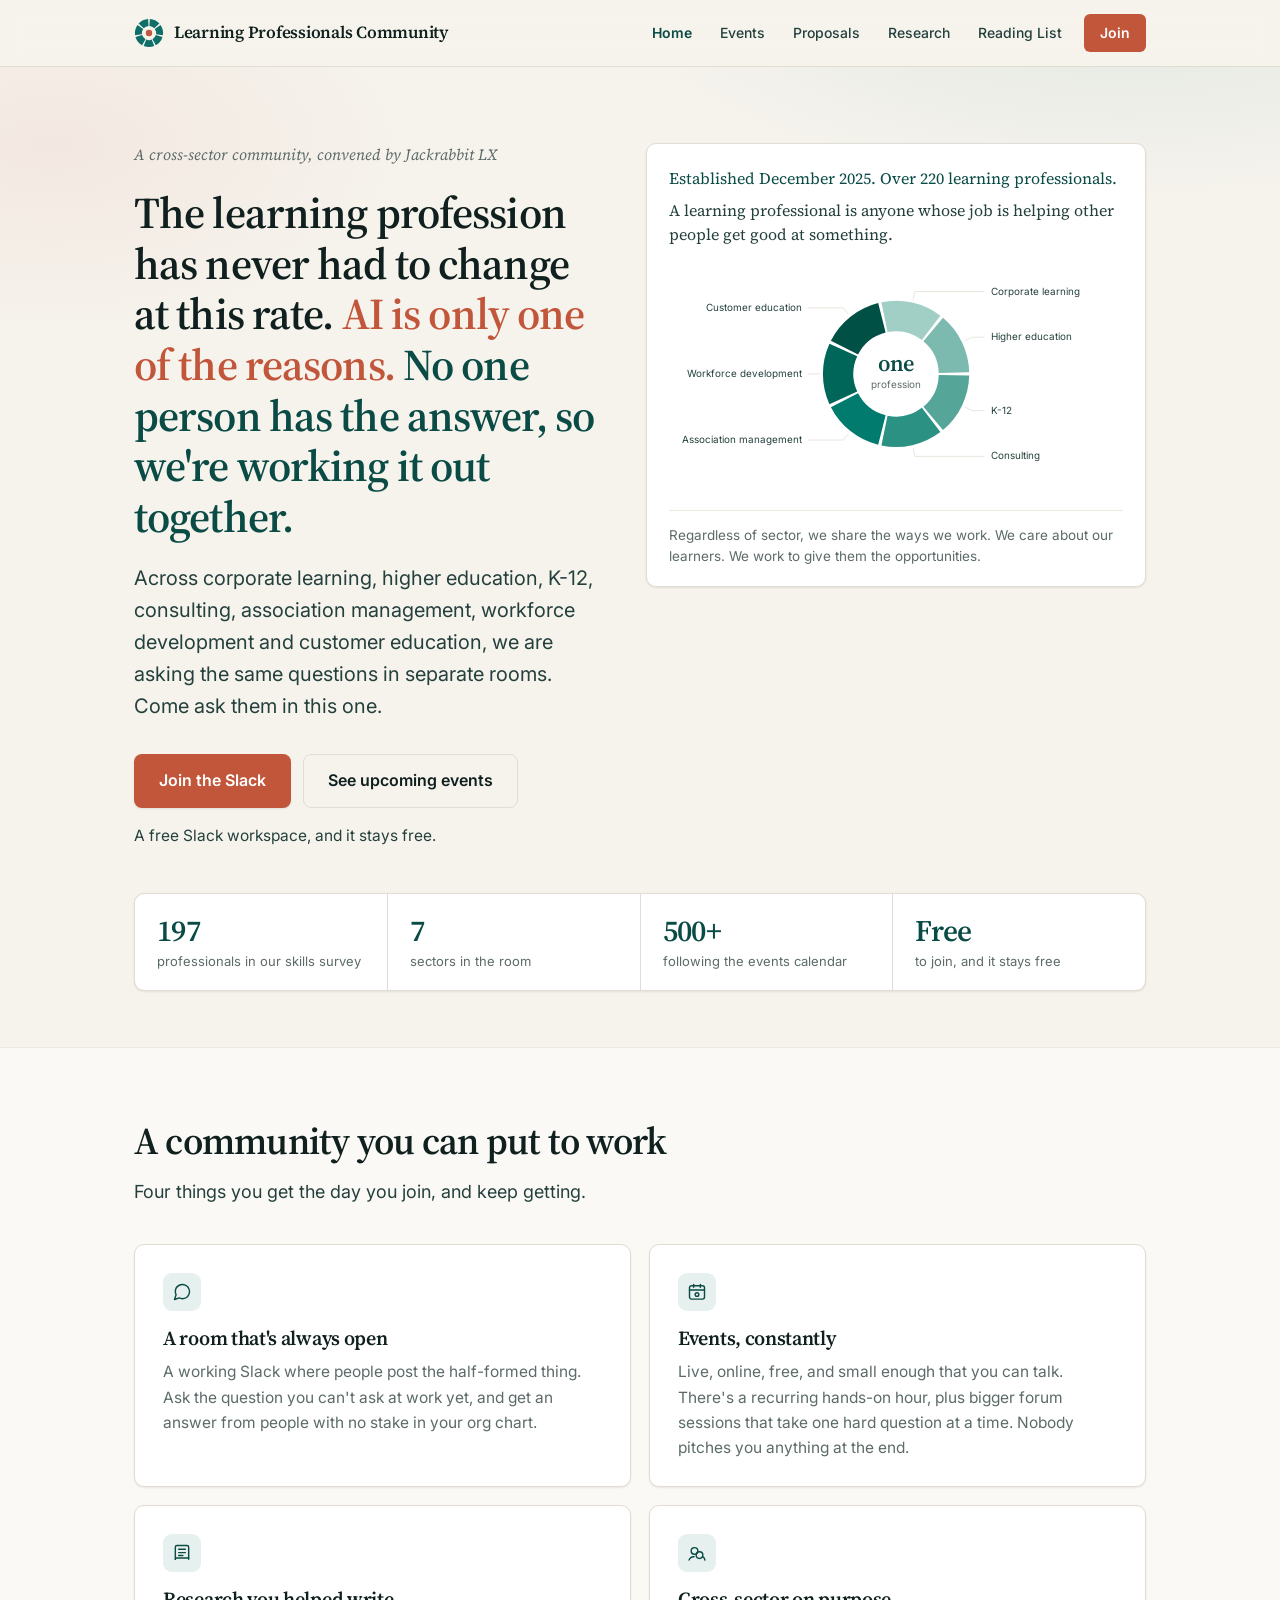
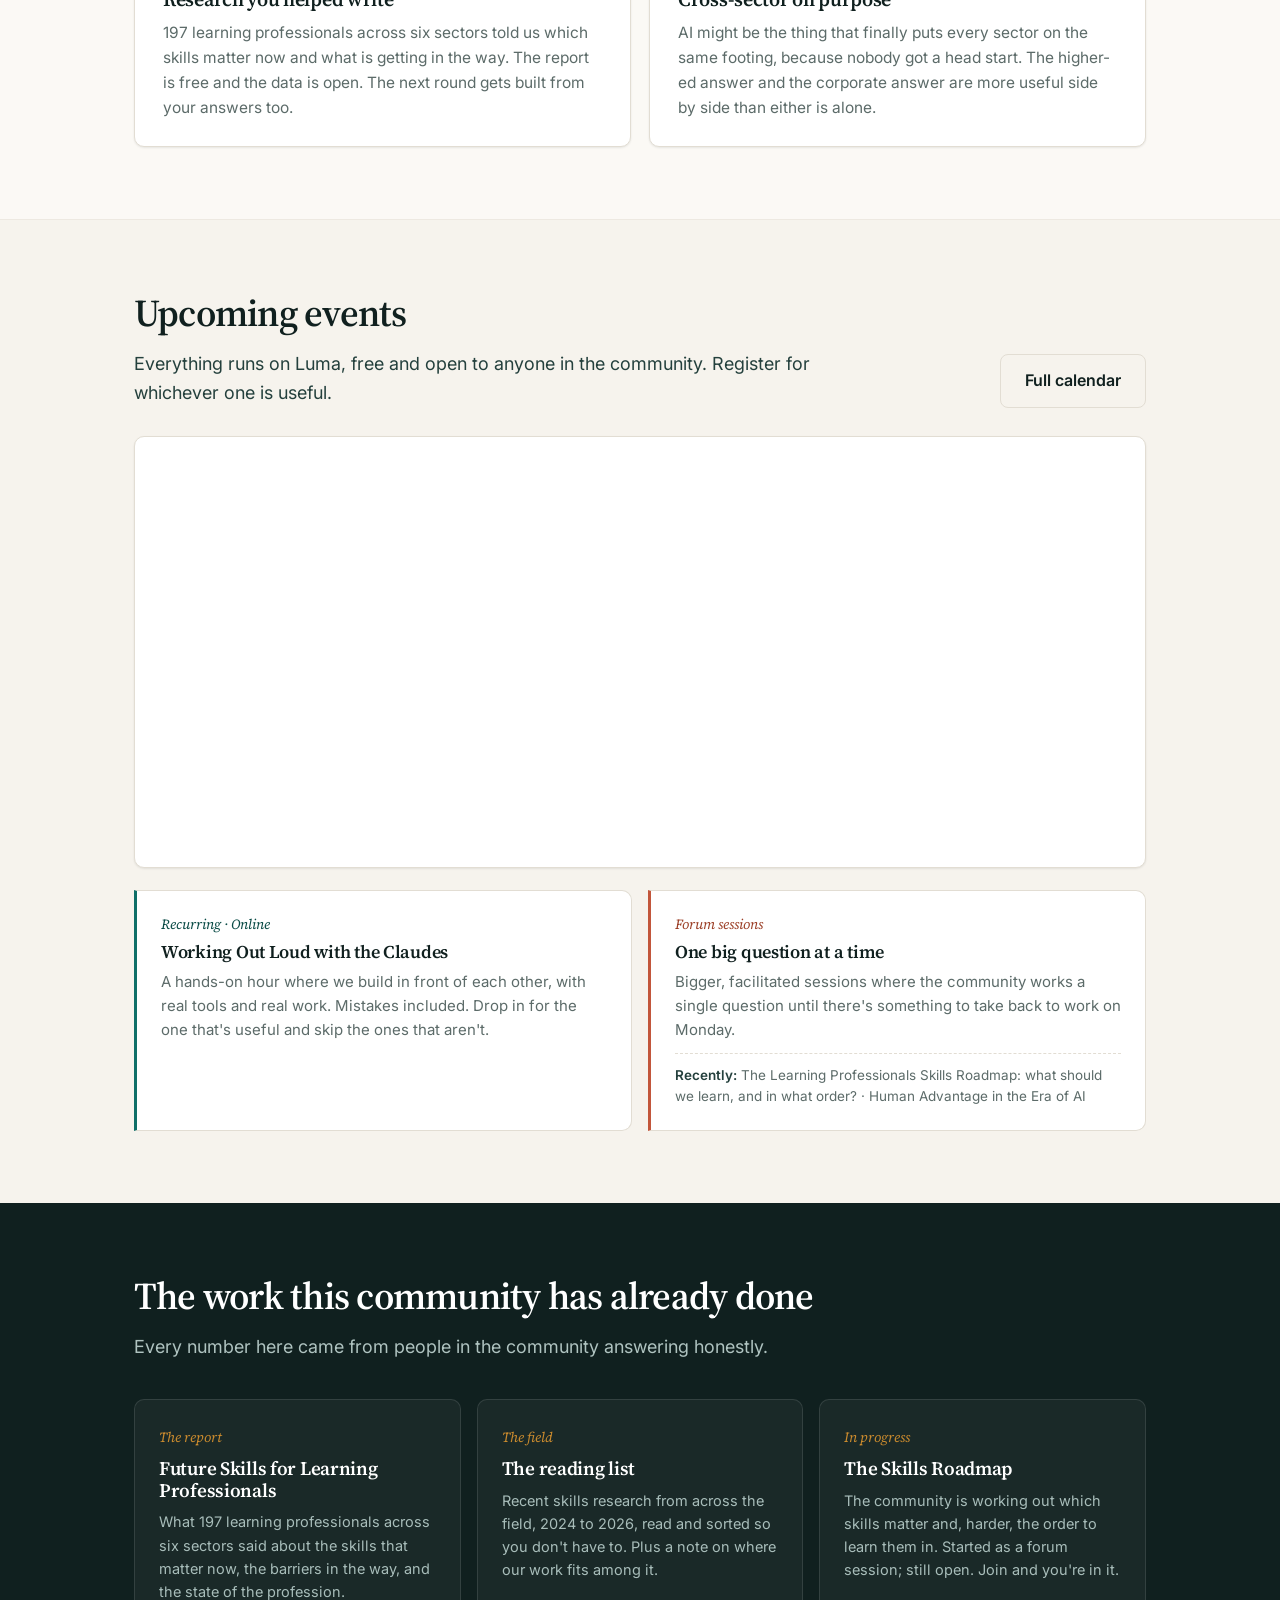
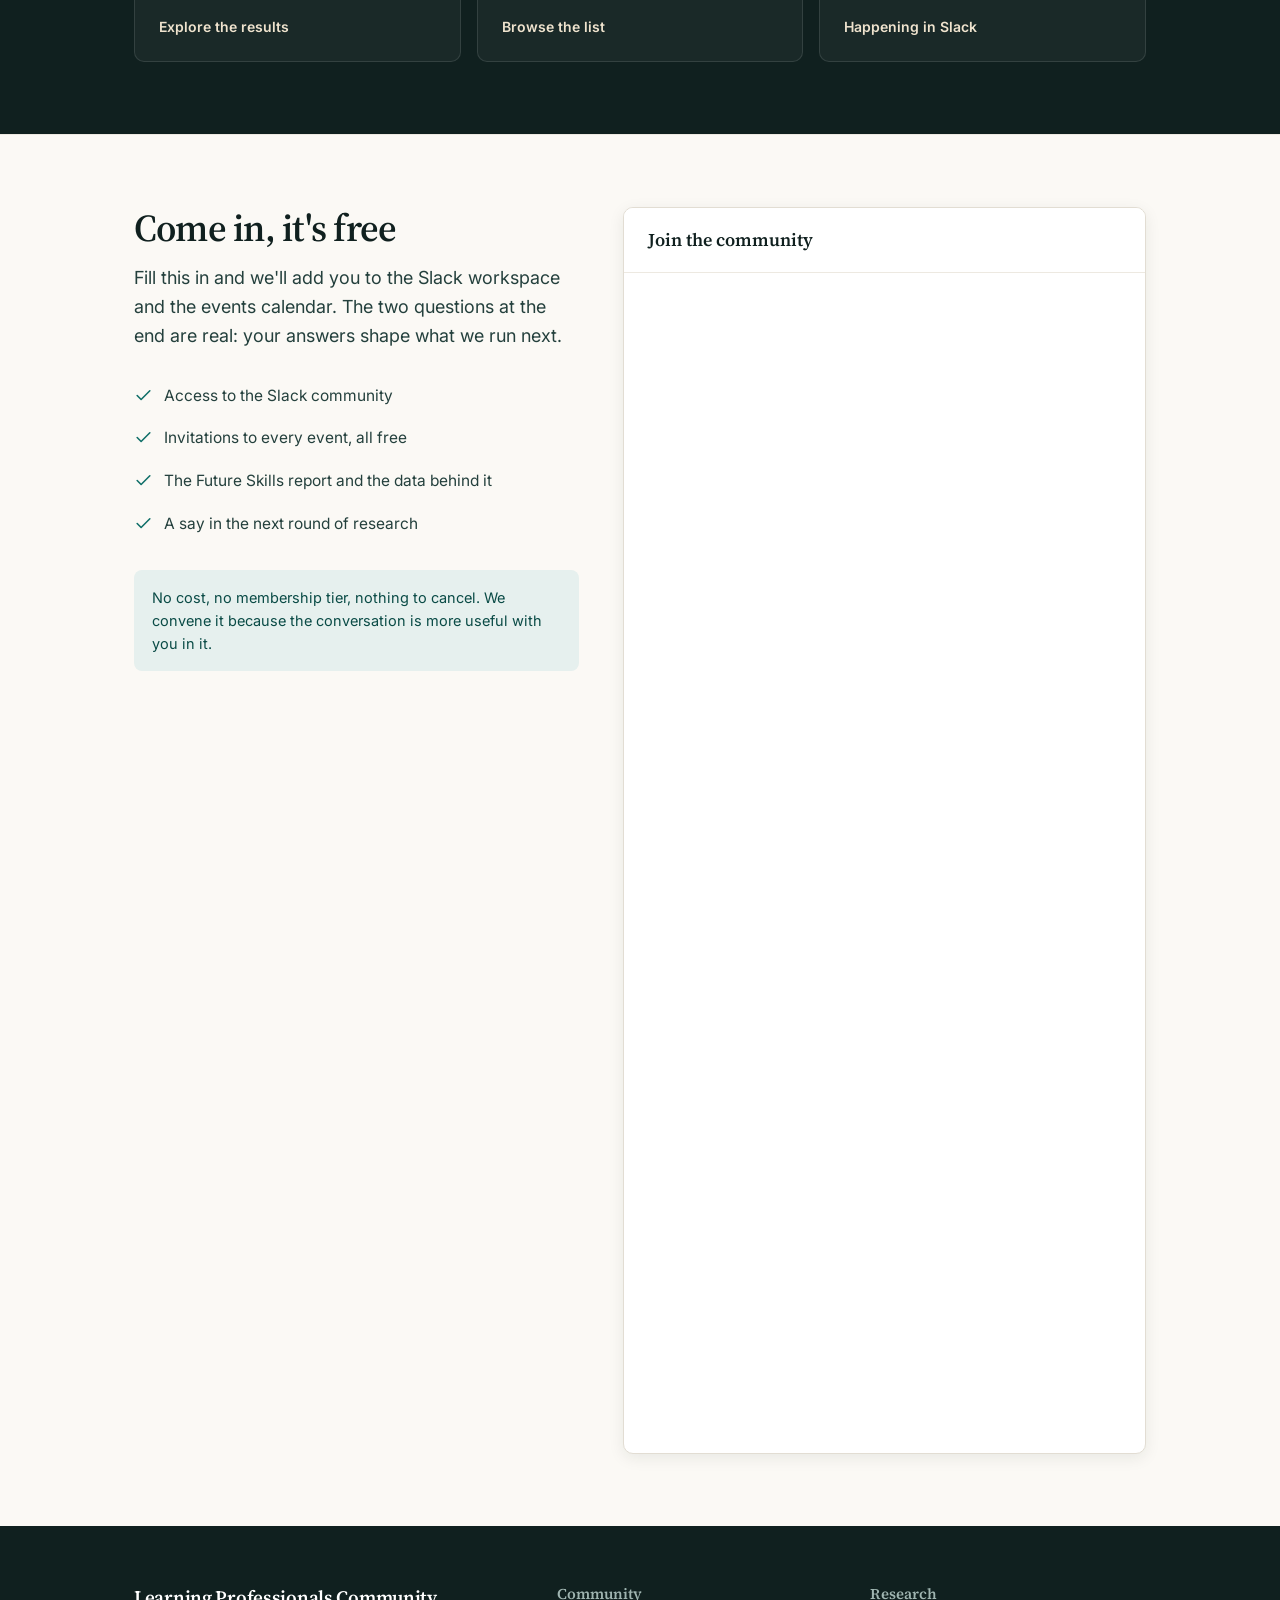
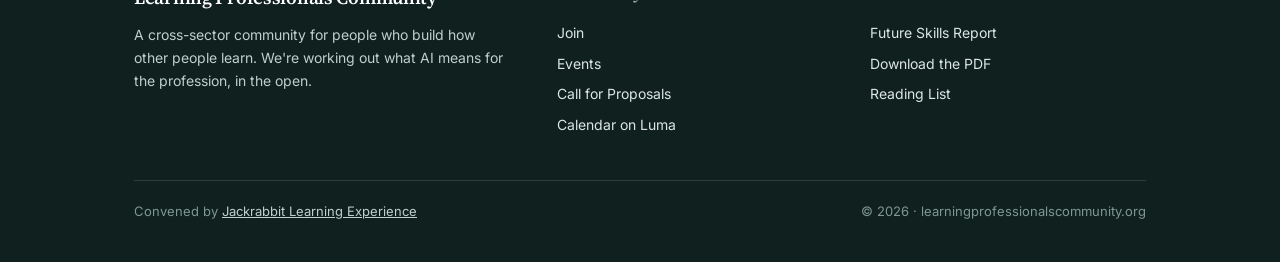
<file: index.html>
<!DOCTYPE html>
<html lang="en">
<head>
<meta charset="UTF-8">
<meta name="viewport" content="width=device-width, initial-scale=1.0">
<title>Learning Professionals Community</title>
<meta name="description" content="A free Slack community for learning professionals across seven sectors, working out what AI changes for the profession. Live online events and open research.">
<meta property="og:title" content="Learning Professionals Community">
<meta property="og:description" content="The learning profession has never had to change at this rate, and AI is only one of the reasons. Free, on Slack, across seven sectors.">
<meta property="og:type" content="website">
<meta property="og:url" content="https://learningprofessionalscommunity.org/">
<meta property="og:image" content="https://learningprofessionalscommunity.org/assets/og-card.png">
<meta property="og:image:width" content="1200">
<meta property="og:image:height" content="630">
<meta property="og:image:alt" content="Learning Professionals Community. Free. On Slack. Run by practitioners.">
<meta property="og:site_name" content="Learning Professionals Community">
<meta name="twitter:card" content="summary_large_image">
<meta name="twitter:image" content="https://learningprofessionalscommunity.org/assets/og-card.png">
<link rel="icon" href="assets/mark.svg" type="image/svg+xml">
<link rel="preconnect" href="https://fonts.googleapis.com">
<link rel="preconnect" href="https://fonts.gstatic.com" crossorigin>
<link href="https://fonts.googleapis.com/css2?family=Inter:wght@400;500;600;700&family=Source+Serif+4:opsz,wght@8..60,400;8..60,600;8..60,700&display=swap" rel="stylesheet">
<link rel="stylesheet" href="assets/style.css">
<style>
  /* ---------- Hero ---------- */
  .hero {
    background:
      radial-gradient(900px 420px at 88% -12%, rgba(15,111,104,0.10), transparent 60%),
      radial-gradient(620px 320px at 4% 8%, rgba(194,86,59,0.07), transparent 62%);
    padding: 76px 0 56px;
  }
  .hero-kicker {
    font-family: var(--serif);
    font-style: italic;
    font-size: 15.5px;
    color: var(--muted);
    margin-bottom: 20px;
  }
  .hero h1 {
    font-size: clamp(31px, 4vw, 44px);
    max-width: 23ch;
    margin-bottom: 20px;
  }
  .hero h1 em { font-style: normal; color: var(--clay); }
  .hero h1 .together { color: var(--teal-deep); }
  .sector-stat {
    font-family: var(--serif);
    font-size: 16px;
    color: var(--teal-deep);
    margin: 0 0 6px;
  }
  .hero-lede {
    font-size: clamp(17px, 2vw, 20px);
    color: var(--ink-soft);
    max-width: 58ch;
    margin-bottom: 32px;
  }
  .hero-actions { display: flex; gap: 12px; flex-wrap: wrap; margin-bottom: 44px; }

  .stat-strip {
    display: grid;
    grid-template-columns: repeat(4, 1fr);
    gap: 1px;
    background: var(--line);
    border: 1px solid var(--line);
    border-radius: var(--radius);
    overflow: hidden;
    box-shadow: var(--shadow-sm);
  }
  .stat { background: var(--surface); padding: 20px 22px; }
  .stat .n {
    font-family: var(--serif);
    font-size: 30px;
    font-weight: 600;
    color: var(--teal-deep);
    letter-spacing: -0.02em;
    line-height: 1.1;
  }
  .stat .l {
    font-size: 13px;
    color: var(--muted);
    margin-top: 5px;
    line-height: 1.4;
  }

  /* ---------- Hero sector ring ---------- */
  .hero-grid {
    display: grid;
    grid-template-columns: 1fr 1.06fr;
    gap: 40px;
    align-items: start;
    margin-bottom: 44px;
  }
  .hero-copy .hero-actions { margin-bottom: 0; }

  .hero-assure {
    margin-top: 16px;
    font-size: 15.5px;
    color: var(--ink-soft);
  }
  .form-card-note {
    padding: 14px 24px 0;
    font-size: 13.5px;
    line-height: 1.6;
    color: var(--muted);
  }

  .sector-figure {
    background: var(--surface);
    border: 1px solid var(--line);
    border-radius: var(--radius);
    padding: 22px 22px 18px;
    box-shadow: var(--shadow-sm);
  }
  .sector-def {
    font-family: var(--serif);
    font-size: 16px;
    line-height: 1.5;
    color: var(--ink-soft);
    margin-bottom: 6px;
  }
  .sector-ring { width: 100%; height: auto; display: block; }

  .seg { transition: opacity 0.16s ease, fill 0.16s ease; }
  .lead { fill: none; stroke: var(--line); stroke-width: 1; }
  .lbl { font-family: var(--sans); font-size: 13px; fill: var(--ink-soft); }
  .lead, .lbl { transition: stroke 0.16s ease, fill 0.16s ease, font-weight 0.16s ease; }

  .sector-figure.on .seg { opacity: 0.25; }
  .sector-figure.on .seg.hot { opacity: 1; fill: var(--clay); }
  .sector-figure.on .lbl { fill: var(--muted); }
  .sector-figure.on .lbl.hot { fill: var(--clay-deep); font-weight: 600; }
  .sector-figure.on .lead.hot { stroke: var(--clay); }

  .ring-centre-n {
    font-family: var(--serif); font-size: 30px; font-weight: 600;
    fill: var(--teal-deep); letter-spacing: -0.02em;
  }
  .ring-centre-l { font-family: var(--sans); font-size: 13px; fill: var(--muted); }

  .sector-list { display: none; list-style: none; margin: 4px 0 0; }
  .sector-list li {
    display: flex; align-items: center; gap: 9px;
    font-size: 14.5px; color: var(--ink-soft); padding: 4px 0;
  }
  .sector-list .dot { width: 9px; height: 9px; border-radius: 2px; flex-shrink: 0; }

  .sector-figure figcaption {
    margin-top: 14px; padding-top: 14px;
    border-top: 1px solid var(--line-soft);
    font-size: 13.5px; line-height: 1.6; color: var(--muted);
  }

  @media (max-width: 980px) {
    .hero-grid { grid-template-columns: 1fr; gap: 34px; }
  }
  @media (max-width: 620px) {
    .ring-labels { display: none; }
    .sector-ring { max-width: 300px; margin: 0 auto; }
    .sector-list { display: block; }
  }
  @media (prefers-reduced-motion: reduce) {
    .seg, .lead, .lbl { transition: none; }
  }

  /* ---------- Benefits ---------- */
  .benefits { background: var(--surface-alt); border-top: 1px solid var(--line-soft); border-bottom: 1px solid var(--line-soft); }
  .benefit-grid {
    display: grid;
    grid-template-columns: repeat(2, 1fr);
    gap: 18px;
    margin-top: 38px;
  }
  .benefit {
    background: var(--surface);
    border: 1px solid var(--line);
    border-radius: var(--radius);
    padding: 28px 28px 26px;
    box-shadow: var(--shadow-sm);
  }
  .benefit .ico {
    width: 38px; height: 38px;
    border-radius: 9px;
    background: var(--teal-wash);
    display: grid; place-items: center;
    margin-bottom: 16px;
  }
  .benefit .ico svg { width: 20px; height: 20px; stroke: var(--teal-deep); fill: none; stroke-width: 1.7; stroke-linecap: round; stroke-linejoin: round; }
  .benefit h3 { margin-bottom: 9px; color: var(--ink); }
  .benefit p { color: var(--muted); font-size: 15.5px; line-height: 1.62; }

  /* ---------- Events ---------- */
  .events-head {
    display: flex;
    align-items: flex-end;
    justify-content: space-between;
    gap: 24px;
    flex-wrap: wrap;
    margin-bottom: 28px;
  }
  .luma-frame {
    border: 1px solid var(--line);
    border-radius: var(--radius);
    overflow: hidden;
    background: var(--surface);
    box-shadow: var(--shadow-sm);
  }
  .luma-frame iframe { display: block; width: 100%; height: 430px; border: 0; }

  .rhythm {
    display: grid;
    grid-template-columns: repeat(2, 1fr);
    gap: 16px;
    margin-top: 22px;
  }
  .rhythm-card {
    background: var(--surface);
    border: 1px solid var(--line);
    border-left: 3px solid var(--teal);
    border-radius: 0 var(--radius) var(--radius) 0;
    padding: 22px 24px;
  }
  .rhythm-card.alt { border-left-color: var(--clay); }
  .rhythm-kicker {
    font-family: var(--serif); font-style: italic;
    font-size: 14px; color: var(--teal-deep); margin-bottom: 7px;
  }
  .rhythm-card.alt .rhythm-kicker { color: var(--clay-deep); }
  .rhythm-card h3 { font-size: 18px; margin-bottom: 7px; }
  .rhythm-card p { font-size: 15px; color: var(--muted); line-height: 1.6; }
  .rhythm-card .past { font-size: 13.5px; color: var(--muted); margin-top: 11px; padding-top: 11px; border-top: 1px dashed var(--line); }
  .rhythm-card .past strong { color: var(--ink-soft); font-weight: 600; }

  /* ---------- Research ---------- */
  .research { background: var(--ink); color: #DCE7E5; }
  .research h2 { color: #fff; }
  .research .lede { color: #AFC3C0; }
  .research-grid {
    display: grid;
    grid-template-columns: repeat(3, 1fr);
    gap: 16px;
    margin-top: 38px;
  }
  .rcard {
    background: rgba(255,255,255,0.045);
    border: 1px solid rgba(255,255,255,0.11);
    border-radius: var(--radius);
    padding: 26px 24px 22px;
    text-decoration: none;
    display: flex;
    flex-direction: column;
    gap: 9px;
    transition: background 0.15s, border-color 0.15s, transform 0.15s;
  }
  a.rcard:hover { background: rgba(255,255,255,0.085); border-color: rgba(255,255,255,0.24); transform: translateY(-2px); }
  .rcard .tag {
    font-family: var(--serif); font-style: italic;
    font-size: 14px; color: var(--amber);
  }
  .rcard h3 { color: #fff; font-size: 19px; }
  .rcard p { font-size: 14.5px; color: #A8BDBA; line-height: 1.6; flex: 1; }
  .rcard .go { font-size: 14px; font-weight: 600; color: #EFE3CE; margin-top: 4px; }
  .rcard.static { cursor: default; }

  /* ---------- Join ---------- */
  .join { background: var(--surface-alt); border-top: 1px solid var(--line-soft); }
  .join-layout {
    display: grid;
    grid-template-columns: 0.92fr 1.08fr;
    gap: 44px;
    align-items: start;
  }
  .join-points { list-style: none; margin-top: 24px; }
  .join-points li {
    display: flex; gap: 11px; align-items: flex-start;
    padding: 9px 0; font-size: 15.5px; color: var(--ink-soft);
  }
  .join-points svg { width: 19px; height: 19px; flex-shrink: 0; margin-top: 2px; stroke: var(--teal); fill: none; stroke-width: 2; stroke-linecap: round; stroke-linejoin: round; }
  .join-note {
    margin-top: 24px; padding: 16px 18px;
    background: var(--teal-wash); border-radius: 8px;
    font-size: 14.5px; color: var(--teal-deep); line-height: 1.6;
  }
  .form-card {
    background: var(--surface);
    border: 1px solid var(--line);
    border-radius: var(--radius);
    box-shadow: var(--shadow-md);
    overflow: hidden;
  }
  .form-card-head {
    padding: 18px 24px;
    border-bottom: 1px solid var(--line-soft);
    background: var(--surface);
  }
  .form-card-head strong { font-family: var(--serif); font-size: 18px; font-weight: 600; display: block; }
  .form-card iframe { display: block; width: 100%; height: 1180px; border: 0; }

  @media (max-width: 900px) {
    .join-layout { grid-template-columns: 1fr; gap: 32px; }
    .research-grid { grid-template-columns: 1fr; }
  }
  @media (max-width: 760px) {
    .hero { padding: 48px 0 40px; }
    .stat-strip { grid-template-columns: repeat(2, 1fr); }
    .benefit-grid, .rhythm { grid-template-columns: 1fr; }
    .luma-frame iframe { height: 480px; }
    .form-card iframe { height: 1320px; }
  }
</style>
</head>
<body>

<header class="masthead">
  <div class="masthead-inner">
    <a class="wordmark" href="index.html">
      <svg class="mark" viewBox="0 0 32 32" aria-hidden="true">
        <path d="M16.92 1.03A15 15 0 0 1 27.13 5.95L21.64 10.91A7.6 7.6 0 0 0 16.46 8.41Z" fill="#0F6F68"/>
        <path d="M28.28 7.38A15 15 0 0 1 30.8 18.44L23.5 17.24A7.6 7.6 0 0 0 22.22 11.63Z" fill="#0F6F68"/>
        <path d="M30.39 20.22A15 15 0 0 1 23.32 29.09L19.71 22.63A7.6 7.6 0 0 0 23.29 18.14Z" fill="#0F6F68"/>
        <path d="M21.67 29.89A15 15 0 0 1 10.33 29.89L13.13 23.04A7.6 7.6 0 0 0 18.87 23.04Z" fill="#0F6F68"/>
        <path d="M8.68 29.09A15 15 0 0 1 1.61 20.22L8.71 18.14A7.6 7.6 0 0 0 12.29 22.63Z" fill="#0F6F68"/>
        <path d="M1.2 18.44A15 15 0 0 1 3.72 7.38L9.78 11.63A7.6 7.6 0 0 0 8.5 17.24Z" fill="#0F6F68"/>
        <path d="M4.87 5.95A15 15 0 0 1 15.08 1.03L15.54 8.41A7.6 7.6 0 0 0 10.36 10.91Z" fill="#0F6F68"/>
        <circle cx="16" cy="16" r="3.4" fill="#C2563B"/>
      </svg>
      <span class="wordmark-text">Learning Professionals Community</span>
    </a>
    <nav class="site-nav">
      <a href="index.html" class="current">Home</a>
      <a href="#events">Events</a>
      <a href="proposals.html">Proposals</a>
      <a href="research.html">Research</a>
      <a href="reading-list.html">Reading List</a>
      <a href="#join" class="nav-cta">Join</a>
    </nav>
  </div>
</header>

<main>

  <!-- ===== Hero ===== -->
  <section class="hero">
    <div class="wrap">
      <div class="hero-grid">
       <div class="hero-copy">
        <div class="hero-kicker">A cross-sector community, convened by Jackrabbit LX</div>
        <h1>The learning profession has never had to change at this rate. <em>AI is only one of the reasons.</em> <span class="together">No one person has the answer, so we're working it out together.</span></h1>
        <p class="hero-lede">
          Across corporate learning, higher education, K-12, consulting, association
          management, workforce development and customer education, we are asking the same
          questions in separate rooms. Come ask them in this one.
        </p>
        <div class="hero-actions">
          <a class="btn btn-primary" href="#join">Join the Slack</a>
          <a class="btn btn-ghost" href="#events">See upcoming events</a>
        </div>
        <p class="hero-assure">A free Slack workspace, and it stays free.</p>
       </div>
      <figure class="sector-figure">
        <p class="sector-stat">Established December 2025. Over <span
          data-member-count>220</span> learning professionals.</p>
        <p class="sector-def">A learning professional is anyone whose job is helping other
          people get good at something.</p>
        <svg class="sector-ring" viewBox="-18 0 596 320" role="img"
             aria-label="A ring of seven equal segments, one for each sector these learning professionals work in">
          <g class="ring-segs">
        <path class="seg" data-i="0" fill="#A1CFC6" d="M260.77 65.95A96 96 0 0 1 338.14 83.61L313.91 115.44A56 56 0 0 0 268.78 105.14Z"><title>Corporate learning</title></path>
        <path class="seg" data-i="1" fill="#7CBAAF" d="M341.54 86.32A96 96 0 0 1 375.98 157.82L335.99 158.73A56 56 0 0 0 315.9 117.02Z"><title>Higher education</title></path>
        <path class="seg" data-i="2" fill="#55A699" d="M375.98 162.18A96 96 0 0 1 341.54 233.68L315.9 202.98A56 56 0 0 0 335.99 161.27Z"><title>K-12</title></path>
        <path class="seg" data-i="3" fill="#2A9183" d="M338.14 236.39A96 96 0 0 1 260.77 254.05L268.78 214.86A56 56 0 0 0 313.91 204.56Z"><title>Consulting</title></path>
        <path class="seg" data-i="4" fill="#007B6D" d="M256.52 253.08A96 96 0 0 1 194.47 203.6L230.11 185.44A56 56 0 0 0 266.3 214.3Z"><title>Association management</title></path>
        <path class="seg" data-i="5" fill="#006659" d="M192.58 199.68A96 96 0 0 1 192.58 120.32L229.01 136.85A56 56 0 0 0 229.01 183.15Z"><title>Workforce development</title></path>
        <path class="seg" data-i="6" fill="#005046" d="M194.47 116.4A96 96 0 0 1 256.52 66.92L266.3 105.7A56 56 0 0 0 230.11 134.56Z"><title>Customer education</title></path>

          </g>
          <g class="ring-labels">
        <path class="lead" data-i="0" d="M302.3 62.5L304.7 51.8L396 51.8"/>
        <path class="lead" data-i="1" d="M370.1 116.6L380 111.8L396 111.8"/>
        <path class="lead" data-i="2" d="M370.1 203.4L380 208.2L396 208.2"/>
        <path class="lead" data-i="3" d="M302.3 257.5L304.7 268.2L396 268.2"/>
        <path class="lead" data-i="4" d="M217.7 238.2L210.8 246.8L164 246.8"/>
        <path class="lead" data-i="5" d="M180 160L169 160L164 160"/>
        <path class="lead" data-i="6" d="M217.7 81.8L210.8 73.2L164 73.2"/>

        <text class="lbl" data-i="0" x="404" y="55.8" text-anchor="start">Corporate learning</text>
        <text class="lbl" data-i="1" x="404" y="115.8" text-anchor="start">Higher education</text>
        <text class="lbl" data-i="2" x="404" y="212.2" text-anchor="start">K-12</text>
        <text class="lbl" data-i="3" x="404" y="272.2" text-anchor="start">Consulting</text>
        <text class="lbl" data-i="4" x="156" y="250.8" text-anchor="end">Association management</text>
        <text class="lbl" data-i="5" x="156" y="164" text-anchor="end">Workforce development</text>
        <text class="lbl" data-i="6" x="156" y="77.2" text-anchor="end">Customer education</text>

          </g>
          <text class="ring-centre-n" x="280" y="156" text-anchor="middle">one</text>
          <text class="ring-centre-l" x="280" y="178" text-anchor="middle">profession</text>
        </svg>
        <ul class="sector-list">
          <li data-i="0"><span class="dot" style="background:#A1CFC6"></span>Corporate learning</li>
          <li data-i="1"><span class="dot" style="background:#7CBAAF"></span>Higher education</li>
          <li data-i="2"><span class="dot" style="background:#55A699"></span>K-12</li>
          <li data-i="3"><span class="dot" style="background:#2A9183"></span>Consulting</li>
          <li data-i="4"><span class="dot" style="background:#007B6D"></span>Association management</li>
          <li data-i="5"><span class="dot" style="background:#006659"></span>Workforce development</li>
          <li data-i="6"><span class="dot" style="background:#005046"></span>Customer education</li>
        </ul>
        <figcaption>
          Regardless of sector, we share the ways we work. We care about our learners.
          We work to give them the opportunities.
        </figcaption>
      </figure>
      </div>

      <div class="stat-strip">
        <div class="stat"><div class="n">197</div><div class="l">professionals in our skills survey</div></div>
        <div class="stat"><div class="n">7</div><div class="l">sectors in the room</div></div>
        <div class="stat"><div class="n">500+</div><div class="l">following the events calendar</div></div>
        <div class="stat"><div class="n">Free</div><div class="l">to join, and it stays free</div></div>
      </div>
    </div>
  </section>

  <!-- ===== Benefits ===== -->
  <section class="benefits">
    <div class="wrap">
      <h2>A community you can put to work</h2>
      <p class="lede">Four things you get the day you join, and keep getting.</p>

      <div class="benefit-grid">
        <div class="benefit">
          <div class="ico"><svg viewBox="0 0 24 24"><path d="M21 11.5a8.4 8.4 0 0 1-.9 3.8 8.5 8.5 0 0 1-7.6 4.7 8.4 8.4 0 0 1-3.8-.9L3 21l1.9-5.7a8.4 8.4 0 0 1-.9-3.8 8.5 8.5 0 0 1 4.7-7.6 8.4 8.4 0 0 1 3.8-.9h.5a8.5 8.5 0 0 1 8 8v.5z"/></svg></div>
          <h3>A room that's always open</h3>
          <p>A working Slack where people post the half-formed thing. Ask the question you can't ask at work yet, and get an answer from people with no stake in your org chart.</p>
        </div>
        <div class="benefit">
          <div class="ico"><svg viewBox="0 0 24 24"><rect x="3" y="4.5" width="18" height="16" rx="2.5"/><path d="M3 9.5h18M8 2.8v3.4M16 2.8v3.4"/><circle cx="12" cy="15" r="2.2"/></svg></div>
          <h3>Events, constantly</h3>
          <p>Live, online, free, and small enough that you can talk. There's a recurring hands-on hour, plus bigger forum sessions that take one hard question at a time. Nobody pitches you anything at the end.</p>
        </div>
        <div class="benefit">
          <div class="ico"><svg viewBox="0 0 24 24"><path d="M4 19.5V5a2 2 0 0 1 2-2h12a2 2 0 0 1 2 2v14.5"/><path d="M4 19.5A1.5 1.5 0 0 1 5.5 18H20M8 7.5h8M8 11.5h8M8 15h5"/></svg></div>
          <h3>Research you helped write</h3>
          <p>197 learning professionals across six sectors told us which skills matter now and what is getting in the way. The report is free and the data is open. The next round gets built from your answers too.</p>
        </div>
        <div class="benefit">
          <div class="ico"><svg viewBox="0 0 24 24"><circle cx="9" cy="9.5" r="4"/><circle cx="15" cy="14.5" r="4"/><path d="M2.5 20.5a6 6 0 0 1 6-4M21.5 20.5a6 6 0 0 0-3-4.4"/></svg></div>
          <h3>Cross-sector on purpose</h3>
          <p>AI might be the thing that finally puts every sector on the same footing, because nobody got a head start. The higher-ed answer and the corporate answer are more useful side by side than either is alone.</p>
        </div>
      </div>
    </div>
  </section>

  <!-- ===== Events ===== -->
  <section id="events">
    <div class="wrap">
      <div class="events-head">
        <div>
          <h2>Upcoming events</h2>
          <p class="lede">Everything runs on Luma, free and open to anyone in the community. Register for whichever one is useful.</p>
        </div>
        <a class="btn btn-ghost" href="https://luma.com/jlx" target="_blank" rel="noopener">Full calendar</a>
      </div>

      <div class="luma-frame">
        <iframe src="https://luma.com/embed/calendar/cal-mXmLGOjZAUvTh31/events?theme=light" title="Upcoming events calendar" allowfullscreen loading="lazy"></iframe>
      </div>

      <div class="rhythm">
        <div class="rhythm-card">
          <div class="rhythm-kicker">Recurring · Online</div>
          <h3>Working Out Loud with the Claudes</h3>
          <p>A hands-on hour where we build in front of each other, with real tools and real work. Mistakes included. Drop in for the one that's useful and skip the ones that aren't.</p>
        </div>
        <div class="rhythm-card alt">
          <div class="rhythm-kicker">Forum sessions</div>
          <h3>One big question at a time</h3>
          <p>Bigger, facilitated sessions where the community works a single question until there's something to take back to work on Monday.</p>
          <div class="past"><strong>Recently:</strong> The Learning Professionals Skills Roadmap: what should we learn, and in what order? · Human Advantage in the Era of AI</div>
        </div>
      </div>
    </div>
  </section>

  <!-- ===== Research ===== -->
  <section class="research">
    <div class="wrap">
      <h2>The work this community has already done</h2>
      <p class="lede">Every number here came from people in the community answering honestly.</p>

      <div class="research-grid">
        <a class="rcard" href="research.html">
          <div class="tag">The report</div>
          <h3>Future Skills for Learning Professionals</h3>
          <p>What 197 learning professionals across six sectors said about the skills that matter now, the barriers in the way, and the state of the profession.</p>
          <div class="go">Explore the results</div>
        </a>
        <a class="rcard" href="reading-list.html">
          <div class="tag">The field</div>
          <h3>The reading list</h3>
          <p>Recent skills research from across the field, 2024 to 2026, read and sorted so you don't have to. Plus a note on where our work fits among it.</p>
          <div class="go">Browse the list</div>
        </a>
        <div class="rcard static">
          <div class="tag">In progress</div>
          <h3>The Skills Roadmap</h3>
          <p>The community is working out which skills matter and, harder, the order to learn them in. Started as a forum session; still open. Join and you're in it.</p>
          <div class="go">Happening in Slack</div>
        </div>
      </div>
    </div>
  </section>

  <!-- ===== Join ===== -->
  <section class="join" id="join">
    <div class="wrap">
      <div class="join-layout">
        <div>
          <h2>Come in, it's free</h2>
          <p class="lede">Fill this in and we'll add you to the Slack workspace and the events calendar. The two questions at the end are real: your answers shape what we run next.</p>
          <ul class="join-points">
            <li><svg viewBox="0 0 24 24"><path d="M20 6 9 17l-5-5"/></svg> Access to the Slack community</li>
            <li><svg viewBox="0 0 24 24"><path d="M20 6 9 17l-5-5"/></svg> Invitations to every event, all free</li>
            <li><svg viewBox="0 0 24 24"><path d="M20 6 9 17l-5-5"/></svg> The Future Skills report and the data behind it</li>
            <li><svg viewBox="0 0 24 24"><path d="M20 6 9 17l-5-5"/></svg> A say in the next round of research</li>
          </ul>
          <div class="join-note">
            No cost, no membership tier, nothing to cancel. We convene it because the
            conversation is more useful with you in it.
          </div>
        </div>

        <div class="form-card">
          <div class="form-card-head">
            <strong>Join the community</strong>
          </div>
          <iframe src="https://2w05j.share.hsforms.com/2_YnFYihuTkyVH8qlJ3sFTg" title="Join the Learning Professionals Community" loading="lazy"></iframe>
        </div>
      </div>
    </div>
  </section>

</main>

<footer class="site-foot">
  <div class="wrap">
    <div class="foot-grid">
      <div>
        <div class="foot-name">Learning Professionals Community</div>
        <p>A cross-sector community for people who build how other people learn. We're working out what AI means for the profession, in the open.</p>
      </div>
      <div class="foot-col">
        <h4>Community</h4>
        <a href="#join">Join</a>
        <a href="#events">Events</a>
        <a href="proposals.html">Call for Proposals</a>
        <a href="https://luma.com/jlx" target="_blank" rel="noopener">Calendar on Luma</a>
      </div>
      <div class="foot-col">
        <h4>Research</h4>
        <a href="research.html">Future Skills Report</a>
        <a href="assets/future-skills-report.pdf">Download the PDF</a>
        <a href="reading-list.html">Reading List</a>
      </div>
    </div>
    <div class="foot-rule">
      <div>Convened by <a href="https://jackrabbitlx.com" target="_blank" rel="noopener">Jackrabbit Learning Experience</a></div>
      <div>&copy; 2026 · learningprofessionalscommunity.org</div>
    </div>
  </div>
</footer>

<script>
(function () {
  var fig = document.querySelector('.sector-figure');
  if (!fig) return;
  var parts = Array.prototype.slice.call(fig.querySelectorAll('[data-i]'));
  function show(i) {
    fig.classList.toggle('on', i !== null);
    parts.forEach(function (el) {
      el.classList.toggle('hot', i !== null && +el.dataset.i === i);
    });
  }
  parts.forEach(function (el) {
    el.addEventListener('mouseenter', function () { show(+el.dataset.i); });
  });
  fig.addEventListener('mouseleave', function () { show(null); });
})();
</script>

</body>
</html>
</file>
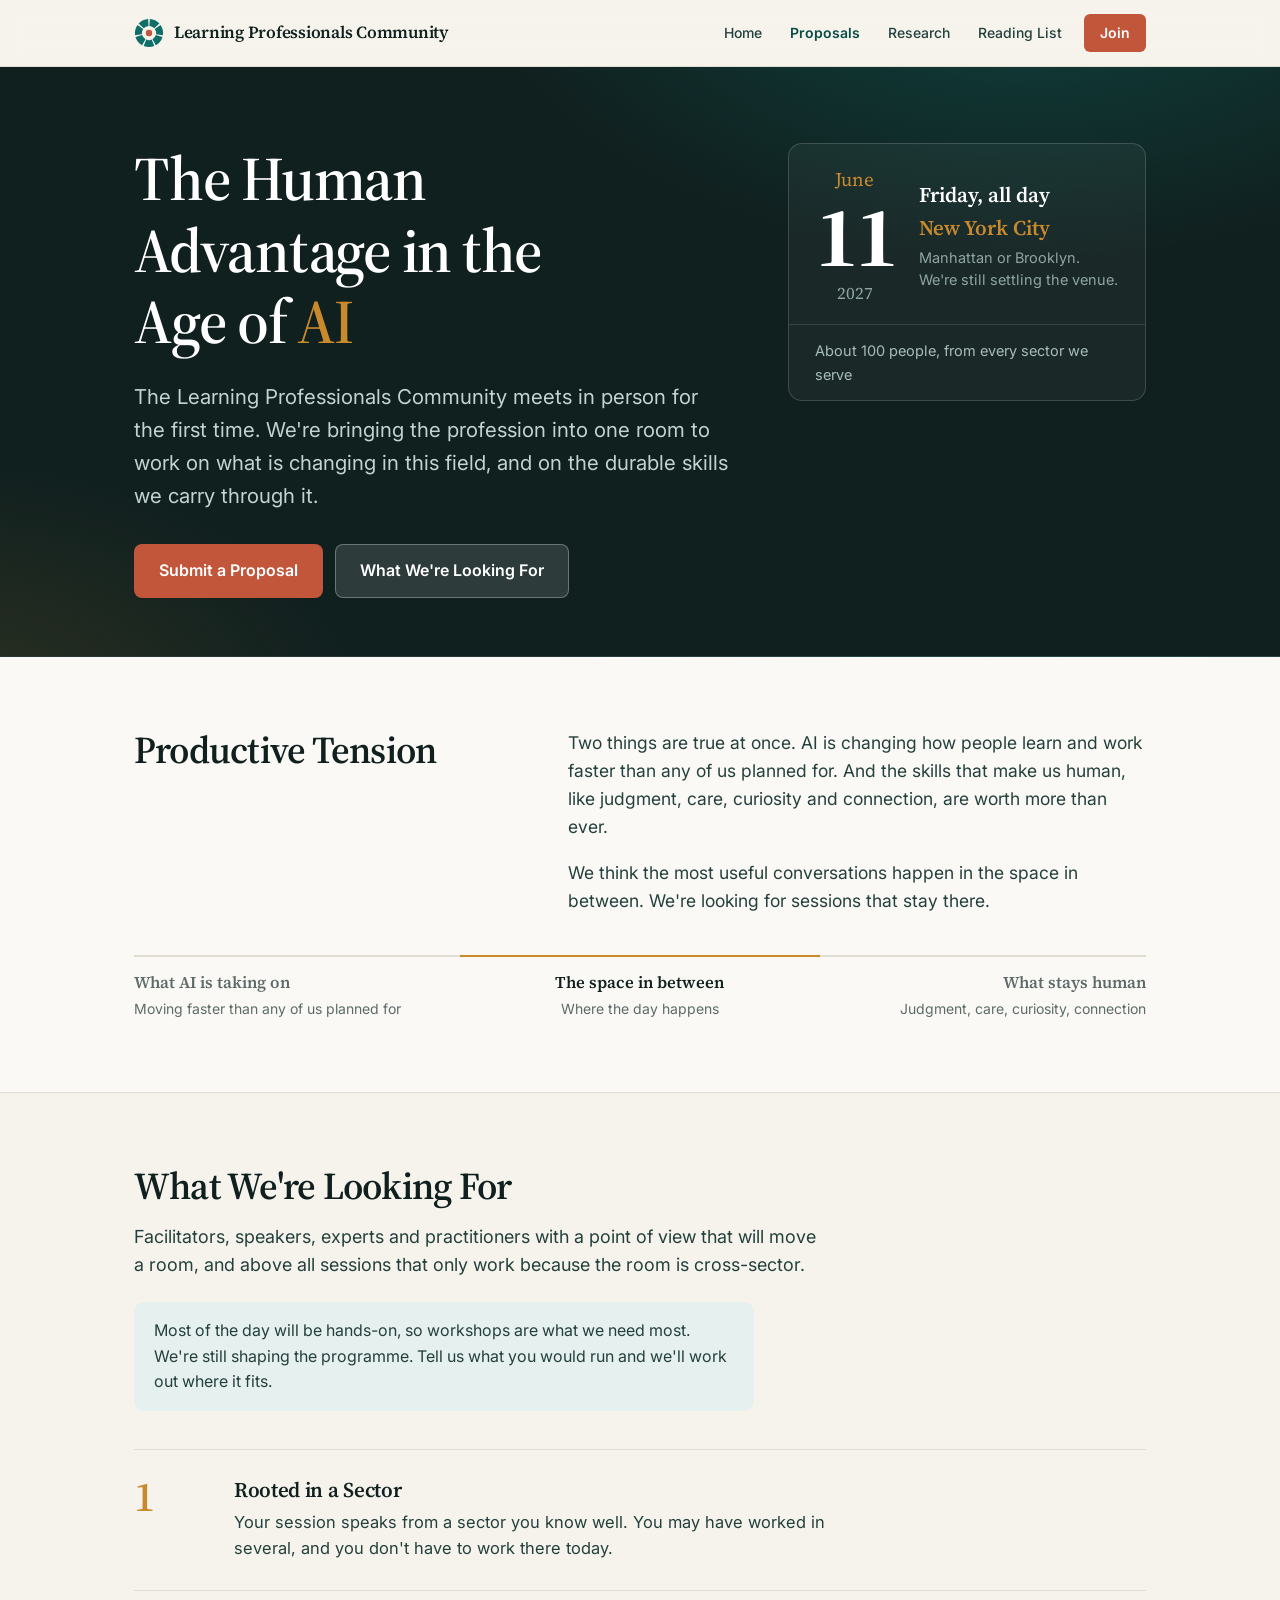
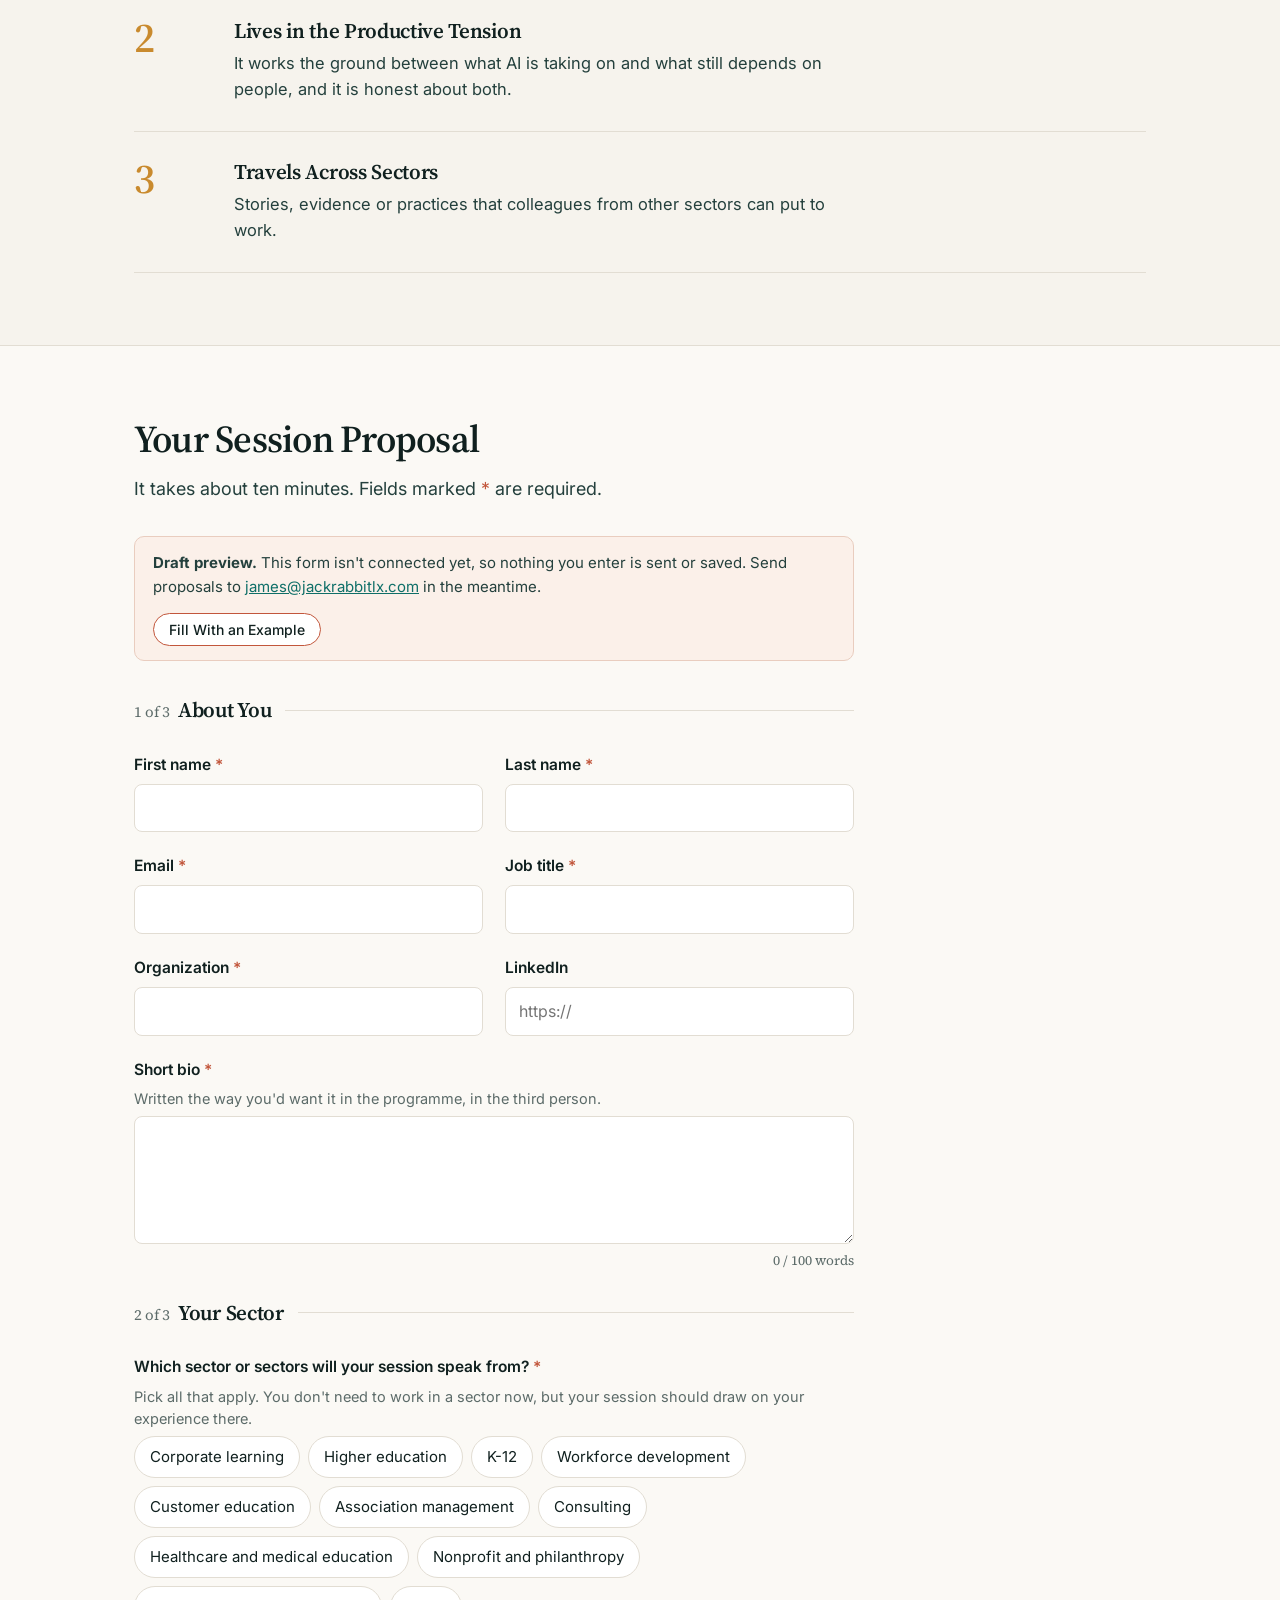
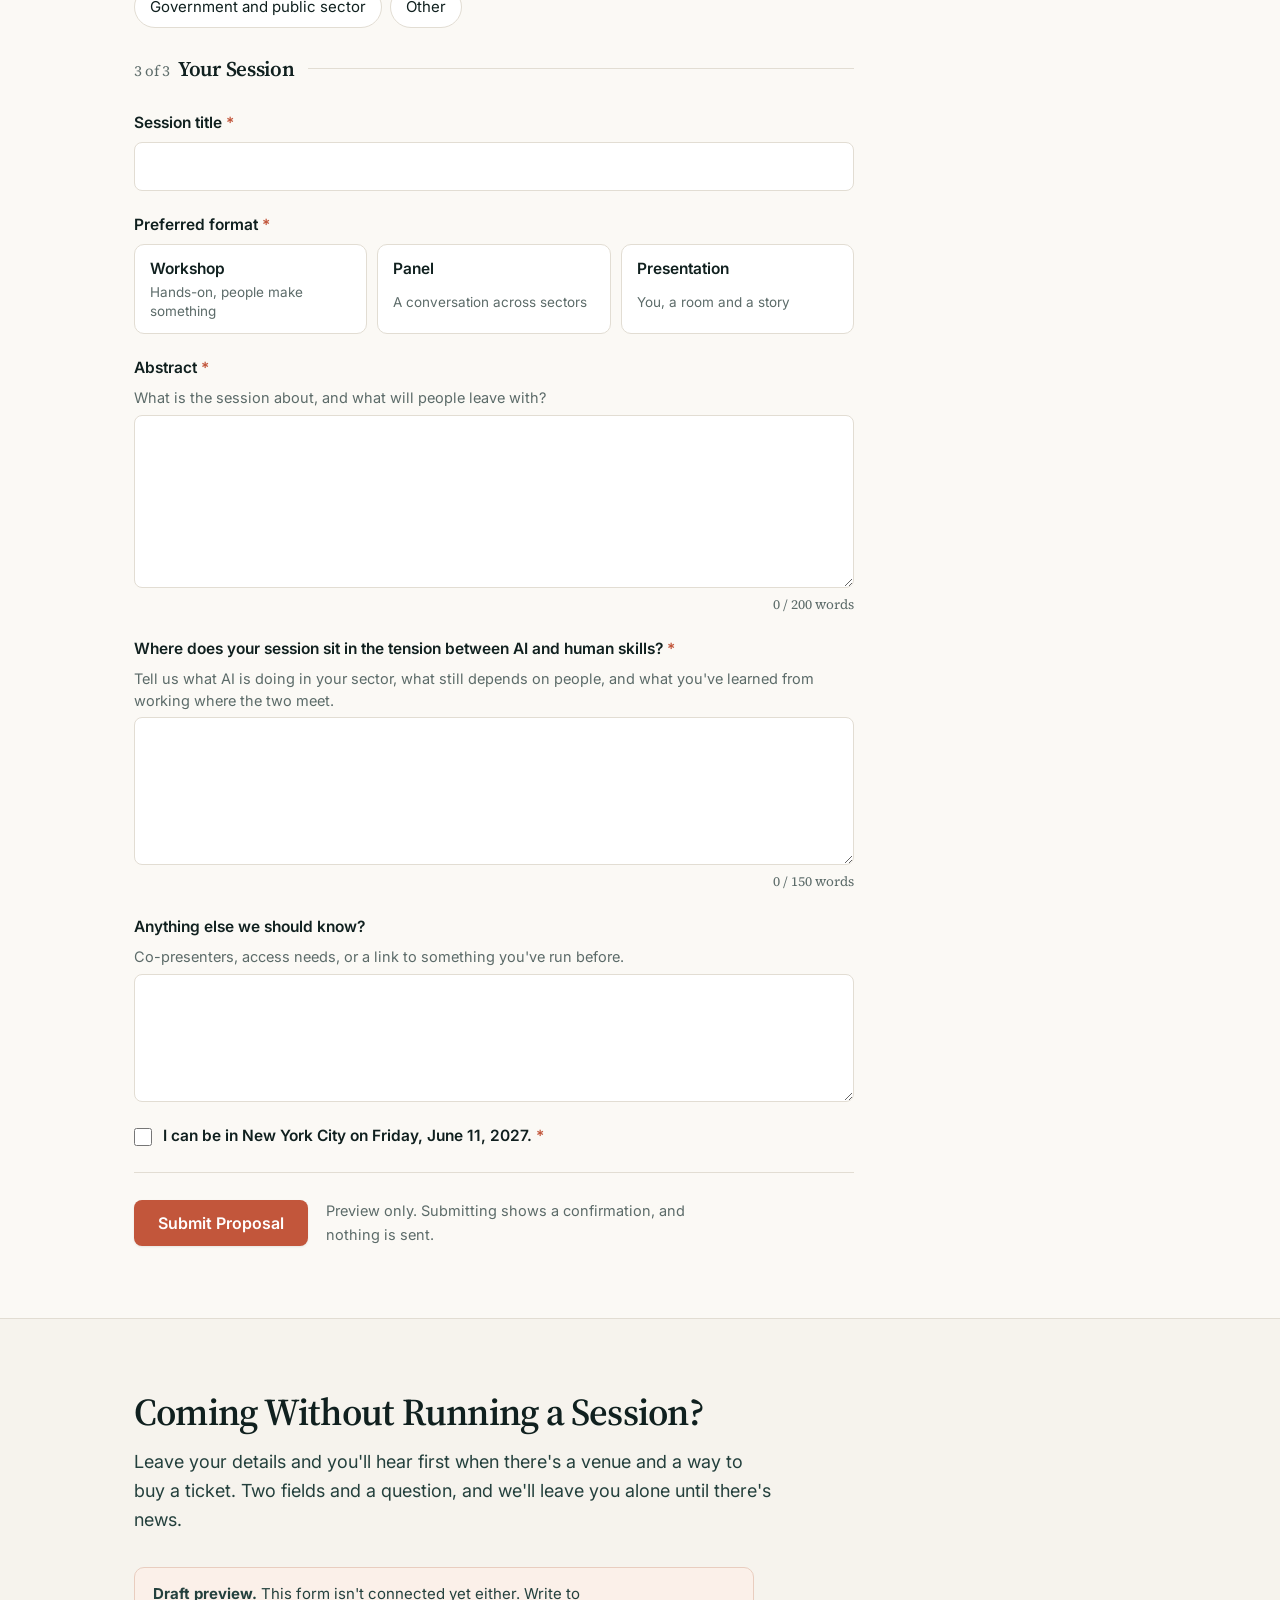
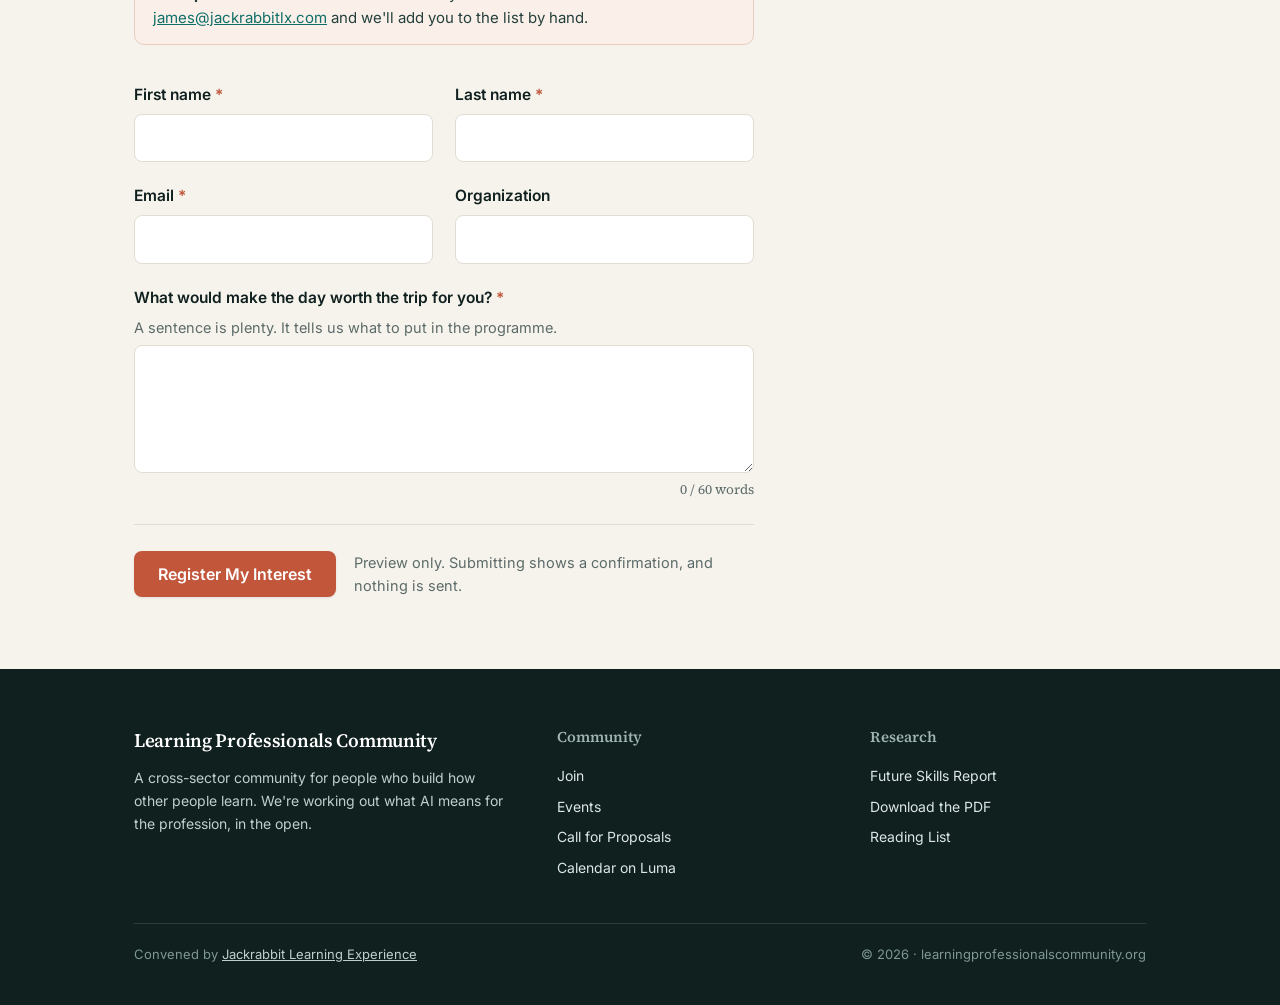
<file: proposals.html>
<!DOCTYPE html>
<html lang="en">
<head>
<meta charset="UTF-8">
<meta name="viewport" content="width=device-width, initial-scale=1.0">
<title>Call for Proposals · Learning Professionals Community</title>
<meta name="description" content="Friday, June 11, 2027, in New York City. The Learning Professionals Community meets in person for the first time, and we are looking for facilitators, speakers, experts and practitioners to shape the day.">
<meta property="og:title" content="Call for Proposals · Learning Professionals Community">
<meta property="og:description" content="Friday, June 11, 2027, New York City. Our first time in one room. We're looking for facilitators, speakers, experts and practitioners.">
<meta property="og:type" content="website">
<meta property="og:url" content="https://learningprofessionalscommunity.org/proposals.html">
<meta property="og:image" content="https://learningprofessionalscommunity.org/assets/og-proposals.png">
<meta property="og:image:width" content="1200">
<meta property="og:image:height" content="630">
<meta property="og:image:alt" content="Call for proposals. The Human Advantage in the Age of AI. Friday, June 11, 2027, New York City.">
<meta property="og:site_name" content="Learning Professionals Community">
<meta name="twitter:card" content="summary_large_image">
<meta name="twitter:image" content="https://learningprofessionalscommunity.org/assets/og-proposals.png">
<link rel="icon" href="assets/mark.svg" type="image/svg+xml">
<link rel="preconnect" href="https://fonts.googleapis.com">
<link rel="preconnect" href="https://fonts.gstatic.com" crossorigin>
<link href="https://fonts.googleapis.com/css2?family=Inter:wght@400;500;600;700&family=Source+Serif+4:opsz,wght@8..60,400;8..60,600;8..60,700&display=swap" rel="stylesheet">
<link rel="stylesheet" href="assets/style.css">
<style>
  /* Grid and flex rules below would otherwise beat the UA [hidden] rule */
  [hidden] { display: none !important; }

  /* ---------- Hero: the one dark page on the site, so the gathering reads as its own thing.
       Amber is the brand's fourth colour and is unused elsewhere, so it becomes the event accent. */
  .cfp-hero {
    background:
      radial-gradient(900px 520px at 80% -22%, rgba(15,111,104,0.46), transparent 62%),
      radial-gradient(700px 420px at -6% 112%, rgba(201,138,46,0.17), transparent 64%),
      var(--ink);
    color: #E4EDEB;
    padding: 76px 0 0;
    border-bottom: 1px solid rgba(255,255,255,0.1);
  }
  .hero-split {
    display: grid;
    grid-template-columns: 1.25fr 0.75fr;
    gap: 56px;
    align-items: start;
  }
  .cfp-hero h1 {
    font-size: clamp(38px, 5.6vw, 62px);
    max-width: 15ch;
    color: #fff;
    margin-bottom: 24px;
  }
  .cfp-hero h1 em { font-style: normal; color: var(--amber); }
  .cfp-lede {
    font-size: clamp(17px, 2vw, 20.5px);
    color: #C3D3D0;
    max-width: 52ch;
    margin-bottom: 32px;
  }
  .cfp-actions { display: flex; gap: 12px; flex-wrap: wrap; align-items: center; }

  /* The date card. The date is the most important fact on the page, so it gets the weight. */
  .datecard {
    background: rgba(255,255,255,0.045);
    border: 1px solid rgba(255,255,255,0.16);
    border-radius: 14px;
    overflow: hidden;
  }
  .dc-top { display: grid; grid-template-columns: auto 1fr; gap: 24px; padding: 26px 26px 22px; }
  .dc-stack { text-align: center; line-height: 1; }
  .dc-mon {
    display: block;
    font-family: var(--serif);
    font-size: 19px;
    color: var(--amber);
    letter-spacing: 0.01em;
    margin-bottom: 4px;
  }
  .dc-num {
    display: block;
    font-family: var(--serif);
    font-weight: 700;
    font-size: clamp(62px, 8vw, 86px);
    color: #fff;
    letter-spacing: -0.045em;
  }
  .dc-yr {
    display: block;
    font-family: var(--serif);
    font-size: 17px;
    color: #8FA5A2;
    margin-top: 6px;
  }
  .dc-meta { display: grid; align-content: center; gap: 7px; min-width: 0; }
  .dc-day { font-family: var(--serif); font-size: 21px; font-weight: 600; color: #fff; line-height: 1.2; }
  .dc-city { font-family: var(--serif); font-size: 21px; font-weight: 600; color: var(--amber); line-height: 1.2; }
  .dc-note { font-size: 14.5px; color: #8FA5A2; line-height: 1.5; }
  .dc-foot {
    border-top: 1px solid rgba(255,255,255,0.13);
    padding: 14px 26px;
    font-size: 14.5px;
    color: #A8BCB9;
  }

  /* ---------- Theme ---------- */
  .theme-sec { background: var(--surface-alt); border-bottom: 1px solid var(--line); }
  .theme-grid { display: grid; grid-template-columns: 0.8fr 1.2fr; gap: 48px; align-items: start; }
  .theme-grid h2 { margin-bottom: 0; }
  .theme-grid .body p { font-size: 17.5px; color: var(--ink-soft); max-width: 60ch; }
  .theme-grid .body p + p { margin-top: 18px; }

  /* The tension, drawn. Two ends that are both true, and the middle where the day happens. */
  .tension { display: grid; grid-template-columns: 1fr 1.1fr 1fr; margin-top: 40px; }
  .tension > div { padding-top: 15px; }
  .t-end { border-top: 2px solid var(--line); }
  .t-mid { border-top: 2px solid var(--amber); }
  .t-end .t-label, .t-mid .t-label {
    font-family: var(--serif);
    font-size: 16.5px;
    font-weight: 600;
    line-height: 1.3;
  }
  .t-end .t-label { color: var(--muted); }
  .t-mid .t-label { color: var(--ink); }
  .t-end.right { text-align: right; }
  .t-mid { text-align: center; }
  .t-sub { font-size: 14px; color: var(--muted); margin-top: 4px; }

  /* ---------- Looking for ---------- */
  .prog-note {
    margin-top: 22px;
    padding: 16px 20px;
    background: var(--teal-wash);
    border-radius: var(--radius);
    font-size: 16px;
    color: var(--ink-soft);
    max-width: 62ch;
  }
  .crit { margin-top: 38px; border-top: 1px solid var(--line); }
  .crit > div {
    display: grid;
    grid-template-columns: 4.5rem 1fr;
    gap: 0 28px;
    align-items: start;
    padding: 28px 0;
    border-bottom: 1px solid var(--line);
  }
  .crit .n {
    font-family: var(--serif);
    font-size: 42px;
    font-weight: 600;
    line-height: 0.9;
    color: var(--amber);
    letter-spacing: -0.03em;
  }
  .crit h3 { margin-bottom: 7px; font-size: 21px; }
  .crit p { font-size: 16.5px; color: var(--ink-soft); max-width: 60ch; }

  /* ---------- Forms ---------- */
  .form-sec { background: var(--surface-alt); border-top: 1px solid var(--line); }
  .lpc-form { max-width: var(--narrow); margin-top: 32px; display: grid; gap: 14px; }
  .lpc-form fieldset {
    border: 0;
    border-top: 1px solid var(--line);
    padding: 26px 0 10px;
    display: grid;
    gap: 22px;
  }
  .lpc-form legend {
    font-family: var(--serif);
    font-size: 21px;
    font-weight: 600;
    letter-spacing: -0.015em;
    padding: 0 14px 0 0;
    background: var(--surface-alt);
  }
  .lpc-form legend .step {
    font-family: var(--serif);
    font-weight: 400;
    font-size: 15px;
    color: var(--muted);
    margin-right: 8px;
  }
  .row { display: grid; grid-template-columns: 1fr 1fr; gap: 22px; }
  .field { display: grid; gap: 6px; min-width: 0; }
  .field > label, .qlabel { font-weight: 600; font-size: 15.5px; color: var(--ink); }
  .req { color: var(--clay); }
  .hint { font-size: 14.5px; color: var(--muted); line-height: 1.5; }
  .lpc-form input[type=text],
  .lpc-form input[type=email],
  .lpc-form input[type=url],
  .lpc-form textarea {
    width: 100%;
    font-family: var(--sans);
    font-size: 16px;
    color: var(--ink);
    background: var(--surface);
    border: 1px solid var(--line);
    border-radius: 8px;
    padding: 11px 13px;
    line-height: 1.55;
  }
  .lpc-form textarea { min-height: 128px; resize: vertical; }
  .lpc-form input:focus-visible,
  .lpc-form textarea:focus-visible,
  .lpc-form button:focus-visible,
  .chip input:focus-visible + span,
  .opt input:focus-visible + span { outline: 2px solid var(--teal); outline-offset: 2px; }
  .count {
    font-family: var(--serif);
    font-size: 13.5px;
    color: var(--muted);
    justify-self: end;
    font-variant-numeric: tabular-nums;
  }
  .count.over { color: var(--clay-deep); font-weight: 600; }
  .err { font-size: 14px; color: var(--clay-deep); }
  .invalid input, .invalid textarea { border-color: var(--clay); }
  .invalid .chips, .invalid .opts, .invalid .check {
    outline: 1px dashed var(--clay);
    outline-offset: 7px;
    border-radius: 4px;
  }

  .chips { display: flex; flex-wrap: wrap; gap: 8px; }
  .chip input { position: absolute; opacity: 0; pointer-events: none; }
  .chip span {
    display: inline-block;
    border: 1px solid var(--line);
    background: var(--surface);
    border-radius: 999px;
    padding: 8px 15px;
    font-size: 15px;
    cursor: pointer;
    user-select: none;
    transition: border-color 0.15s, background 0.15s;
  }
  .chip span:hover { border-color: var(--teal); }
  .chip input:checked + span {
    background: var(--teal-wash);
    border-color: var(--teal);
    color: var(--teal-deep);
    font-weight: 500;
  }

  .opts { display: grid; grid-template-columns: repeat(3, 1fr); gap: 10px; }
  .opt input { position: absolute; opacity: 0; pointer-events: none; }
  .opt span {
    display: grid;
    gap: 2px;
    height: 100%;
    border: 1px solid var(--line);
    background: var(--surface);
    border-radius: var(--radius);
    padding: 12px 15px;
    cursor: pointer;
    transition: border-color 0.15s, box-shadow 0.15s;
  }
  .opt span b { font-weight: 600; font-size: 15.5px; }
  .opt span small { font-size: 13.5px; color: var(--muted); line-height: 1.4; }
  .opt span:hover { border-color: var(--teal); }
  .opt input:checked + span {
    border-color: var(--teal);
    background: var(--teal-wash);
    box-shadow: inset 0 0 0 1px var(--teal);
  }

  .check { display: flex; gap: 11px; align-items: flex-start; font-size: 15.5px; cursor: pointer; }
  .check input { margin-top: 4px; width: 18px; height: 18px; accent-color: var(--teal); flex: none; }

  .submit-row {
    display: flex; gap: 18px; align-items: center; flex-wrap: wrap;
    border-top: 1px solid var(--line);
    padding-top: 26px;
  }
  .submit-row button { border: 0; cursor: pointer; font-family: var(--sans); }
  .submit-row p { font-size: 14.5px; color: var(--muted); max-width: 42ch; }

  .draft-note {
    background: #FBF0E9;
    border: 1px solid #E9CDBF;
    border-radius: var(--radius);
    padding: 14px 18px;
    font-size: 15px;
    color: var(--ink-soft);
    display: flex; gap: 14px; align-items: center; flex-wrap: wrap;
    justify-content: space-between;
  }
  .draft-note button {
    font-family: var(--sans); font-size: 14px; font-weight: 500;
    background: var(--surface); color: var(--ink);
    border: 1px solid var(--clay); border-radius: 999px;
    padding: 7px 15px; cursor: pointer;
  }
  .draft-note button:hover { background: var(--teal-wash); }

  .done {
    max-width: var(--narrow);
    margin-top: 32px;
    background: var(--surface);
    border: 1px solid var(--teal);
    border-radius: var(--radius);
    padding: 28px 30px;
  }
  .done h2 { font-size: 27px; margin-bottom: 10px; }
  .done p { color: var(--ink-soft); max-width: 56ch; }
  .done dl {
    display: grid; grid-template-columns: max-content 1fr; gap: 7px 20px;
    margin: 20px 0 0; font-size: 15px;
    border-top: 1px solid var(--line); padding-top: 18px;
  }
  .done dt { color: var(--muted); }
  .done dd { margin: 0; min-width: 0; overflow-wrap: anywhere; }
  .done .again { margin-top: 20px; }

  /* ---------- Interest ---------- */
  .interest { background: var(--paper); border-top: 1px solid var(--line); }
  .interest .lede { max-width: 58ch; }
  .interest .lpc-form { max-width: 620px; }
  .interest fieldset { border-top: 0; padding-top: 6px; }

  @media (max-width: 900px) {
    .hero-split { grid-template-columns: 1fr; gap: 36px; }
    .cfp-hero h1 { max-width: none; }
  }
  @media (max-width: 860px) {
    .theme-grid { grid-template-columns: 1fr; gap: 20px; }
    .tension { grid-template-columns: 1fr; gap: 18px; }
    .t-end.right, .t-mid { text-align: left; }
  }
  @media (max-width: 760px) {
    .cfp-hero { padding-top: 46px; }
    .row, .opts { grid-template-columns: 1fr; }
    .dc-top { gap: 18px; padding: 20px 20px 18px; }
    .dc-foot { padding: 13px 20px; }
    .crit > div { grid-template-columns: 1fr; gap: 10px; padding: 22px 0; }
    .crit .n { font-size: 32px; }
    .done { padding: 22px 20px; }
    .done dl { grid-template-columns: 1fr; }
    .done dd { margin-bottom: 8px; }
  }
</style>
</head>
<body>

<header class="masthead">
  <div class="masthead-inner">
    <a class="wordmark" href="index.html">
      <svg class="mark" viewBox="0 0 32 32" aria-hidden="true">
        <path d="M16.92 1.03A15 15 0 0 1 27.13 5.95L21.64 10.91A7.6 7.6 0 0 0 16.46 8.41Z" fill="#0F6F68"/>
        <path d="M28.28 7.38A15 15 0 0 1 30.8 18.44L23.5 17.24A7.6 7.6 0 0 0 22.22 11.63Z" fill="#0F6F68"/>
        <path d="M30.39 20.22A15 15 0 0 1 23.32 29.09L19.71 22.63A7.6 7.6 0 0 0 23.29 18.14Z" fill="#0F6F68"/>
        <path d="M21.67 29.89A15 15 0 0 1 10.33 29.89L13.13 23.04A7.6 7.6 0 0 0 18.87 23.04Z" fill="#0F6F68"/>
        <path d="M8.68 29.09A15 15 0 0 1 1.61 20.22L8.71 18.14A7.6 7.6 0 0 0 12.29 22.63Z" fill="#0F6F68"/>
        <path d="M1.2 18.44A15 15 0 0 1 3.72 7.38L9.78 11.63A7.6 7.6 0 0 0 8.5 17.24Z" fill="#0F6F68"/>
        <path d="M4.87 5.95A15 15 0 0 1 15.08 1.03L15.54 8.41A7.6 7.6 0 0 0 10.36 10.91Z" fill="#0F6F68"/>
        <circle cx="16" cy="16" r="3.4" fill="#C2563B"/>
      </svg>
      <span class="wordmark-text">Learning Professionals Community</span>
    </a>
    <nav class="site-nav">
      <a href="index.html">Home</a>
      <a href="proposals.html" class="current">Proposals</a>
      <a href="research.html">Research</a>
      <a href="reading-list.html">Reading List</a>
      <a href="index.html#join" class="nav-cta">Join</a>
    </nav>
  </div>
</header>

<main>

  <!-- ===== Hero ===== -->
  <section class="cfp-hero">
    <div class="wrap">
      <div class="hero-split">
        <div>
          <h1>The Human Advantage in the Age of <em>AI</em></h1>
          <p class="cfp-lede">
            The Learning Professionals Community meets in person for the first time. We're
            bringing the profession into one room to work on what is changing in this field,
            and on the durable skills we carry through it.
          </p>
          <div class="cfp-actions">
            <a class="btn btn-primary" href="#propose">Submit a Proposal</a>
            <a class="btn btn-light" href="#looking">What We're Looking For</a>
          </div>
        </div>

        <div class="datecard">
          <div class="dc-top">
            <div class="dc-stack">
              <span class="dc-mon">June</span>
              <span class="dc-num">11</span>
              <span class="dc-yr">2027</span>
            </div>
            <div class="dc-meta">
              <div class="dc-day">Friday, all day</div>
              <div class="dc-city">New York City</div>
              <div class="dc-note">Manhattan or Brooklyn. We're still settling the venue.</div>
            </div>
          </div>
          <div class="dc-foot">About 100 people, from every sector we serve</div>
        </div>
      </div>
      <div style="height:58px"></div>
    </div>
  </section>

  <!-- ===== Theme ===== -->
  <section class="theme-sec">
    <div class="wrap">
      <div class="theme-grid">
        <div><h2>Productive Tension</h2></div>
        <div class="body">
          <p>
            Two things are true at once. AI is changing how people learn and work faster than any
            of us planned for. And the skills that make us human, like judgment, care, curiosity
            and connection, are worth more than ever.
          </p>
          <p>
            We think the most useful conversations happen in the space in between. We're looking
            for sessions that stay there.
          </p>
        </div>
      </div>

      <div class="tension" aria-label="The theme, drawn: what AI is taking on, the space in between, and what stays human">
        <div class="t-end">
          <div class="t-label">What AI is taking on</div>
          <div class="t-sub">Moving faster than any of us planned for</div>
        </div>
        <div class="t-mid">
          <div class="t-label">The space in between</div>
          <div class="t-sub">Where the day happens</div>
        </div>
        <div class="t-end right">
          <div class="t-label">What stays human</div>
          <div class="t-sub">Judgment, care, curiosity, connection</div>
        </div>
      </div>
    </div>
  </section>

  <!-- ===== What we're looking for ===== -->
  <section id="looking">
    <div class="wrap">
      <h2>What We're Looking For</h2>
      <p class="lede">
        Facilitators, speakers, experts and practitioners with a point of view that will move a
        room, and above all sessions that only work because the room is cross-sector.
      </p>
      <p class="prog-note">
        Most of the day will be hands-on, so workshops are what we need most. We're still shaping
        the programme. Tell us what you would run and we'll work out where it fits.
      </p>

      <div class="crit">
        <div>
          <div class="n">1</div>
          <div>
            <h3>Rooted in a Sector</h3>
            <p>Your session speaks from a sector you know well. You may have worked in several, and you don't have to work there today.</p>
          </div>
        </div>
        <div>
          <div class="n">2</div>
          <div>
            <h3>Lives in the Productive Tension</h3>
            <p>It works the ground between what AI is taking on and what still depends on people, and it is honest about both.</p>
          </div>
        </div>
        <div>
          <div class="n">3</div>
          <div>
            <h3>Travels Across Sectors</h3>
            <p>Stories, evidence or practices that colleagues from other sectors can put to work.</p>
          </div>
        </div>
      </div>
    </div>
  </section>

  <!-- ===== Proposal form ===== -->
  <section id="propose" class="form-sec">
    <div class="wrap">
      <h2>Your Session Proposal</h2>
      <p class="lede">It takes about ten minutes. Fields marked <span class="req">*</span> are required.</p>

      <div class="lpc-form">
        <div class="draft-note" id="draft-note" role="note">
          <span><strong>Draft preview.</strong> This form isn't connected yet, so nothing you
            enter is sent or saved. Send proposals to
            <a href="mailto:james@jackrabbitlx.com">james@jackrabbitlx.com</a> in the meantime.</span>
          <button type="button" id="fill-example">Fill With an Example</button>
        </div>
      </div>

      <form class="lpc-form" id="proposal" novalidate>
        <fieldset>
          <legend><span class="step">1 of 3</span>About You</legend>
          <div class="row">
            <div class="field" data-req>
              <label for="firstname">First name <span class="req">*</span></label>
              <input type="text" id="firstname" name="firstname" autocomplete="given-name">
            </div>
            <div class="field" data-req>
              <label for="lastname">Last name <span class="req">*</span></label>
              <input type="text" id="lastname" name="lastname" autocomplete="family-name">
            </div>
          </div>
          <div class="row">
            <div class="field" data-req data-email>
              <label for="email">Email <span class="req">*</span></label>
              <input type="email" id="email" name="email" autocomplete="email">
            </div>
            <div class="field" data-req>
              <label for="jobtitle">Job title <span class="req">*</span></label>
              <input type="text" id="jobtitle" name="jobtitle" autocomplete="organization-title">
            </div>
          </div>
          <div class="row">
            <div class="field" data-req>
              <label for="org">Organization <span class="req">*</span></label>
              <input type="text" id="org" name="org" autocomplete="organization">
            </div>
            <div class="field">
              <label for="links">LinkedIn</label>
              <input type="url" id="links" name="links" placeholder="https://">
            </div>
          </div>
          <div class="field" data-req data-max="100">
            <label for="bio">Short bio <span class="req">*</span></label>
            <p class="hint">Written the way you'd want it in the programme, in the third person.</p>
            <textarea id="bio" name="bio" rows="4"></textarea>
            <span class="count" data-for="bio"></span>
          </div>
        </fieldset>

        <fieldset>
          <legend><span class="step">2 of 3</span>Your Sector</legend>
          <div class="field" data-group="sectors">
            <span class="qlabel" id="sectors-q">Which sector or sectors will your session speak from? <span class="req">*</span></span>
            <p class="hint">Pick all that apply. You don't need to work in a sector now, but your session should draw on your experience there.</p>
            <div class="chips" role="group" aria-labelledby="sectors-q">
              <label class="chip"><input type="checkbox" name="sectors" value="Corporate learning" id="s-corp"><span>Corporate learning</span></label>
              <label class="chip"><input type="checkbox" name="sectors" value="Higher education" id="s-he"><span>Higher education</span></label>
              <label class="chip"><input type="checkbox" name="sectors" value="K-12" id="s-k12"><span>K-12</span></label>
              <label class="chip"><input type="checkbox" name="sectors" value="Workforce development" id="s-wf"><span>Workforce development</span></label>
              <label class="chip"><input type="checkbox" name="sectors" value="Customer education" id="s-ce"><span>Customer education</span></label>
              <label class="chip"><input type="checkbox" name="sectors" value="Association management" id="s-assoc"><span>Association management</span></label>
              <label class="chip"><input type="checkbox" name="sectors" value="Consulting" id="s-cons"><span>Consulting</span></label>
              <label class="chip"><input type="checkbox" name="sectors" value="Healthcare and medical education" id="s-health"><span>Healthcare and medical education</span></label>
              <label class="chip"><input type="checkbox" name="sectors" value="Nonprofit and philanthropy" id="s-np"><span>Nonprofit and philanthropy</span></label>
              <label class="chip"><input type="checkbox" name="sectors" value="Government and public sector" id="s-gov"><span>Government and public sector</span></label>
              <label class="chip"><input type="checkbox" name="sectors" value="Other" id="s-other"><span>Other</span></label>
            </div>
          </div>
          <div class="field" id="other-wrap" hidden>
            <label for="other">Tell us the other sector</label>
            <input type="text" id="other" name="other">
          </div>
        </fieldset>

        <fieldset>
          <legend><span class="step">3 of 3</span>Your Session</legend>
          <div class="field" data-req>
            <label for="talk">Session title <span class="req">*</span></label>
            <input type="text" id="talk" name="talk">
          </div>
          <div class="field" data-group="format">
            <span class="qlabel" id="format-q">Preferred format <span class="req">*</span></span>
            <div class="opts" role="radiogroup" aria-labelledby="format-q">
              <label class="opt"><input type="radio" name="format" value="Workshop" id="f-work"><span><b>Workshop</b><small>Hands-on, people make something</small></span></label>
              <label class="opt"><input type="radio" name="format" value="Panel" id="f-panel"><span><b>Panel</b><small>A conversation across sectors</small></span></label>
              <label class="opt"><input type="radio" name="format" value="Presentation" id="f-pres"><span><b>Presentation</b><small>You, a room and a story</small></span></label>
            </div>
          </div>
          <div class="field" data-req data-max="200">
            <label for="abstract">Abstract <span class="req">*</span></label>
            <p class="hint">What is the session about, and what will people leave with?</p>
            <textarea id="abstract" name="abstract" rows="6"></textarea>
            <span class="count" data-for="abstract"></span>
          </div>
          <div class="field" data-req data-max="150">
            <label for="tension">Where does your session sit in the tension between AI and human skills? <span class="req">*</span></label>
            <p class="hint">Tell us what AI is doing in your sector, what still depends on people, and what you've learned from working where the two meet.</p>
            <textarea id="tension" name="tension" rows="5"></textarea>
            <span class="count" data-for="tension"></span>
          </div>
          <div class="field">
            <label for="notes">Anything else we should know?</label>
            <p class="hint">Co-presenters, access needs, or a link to something you've run before.</p>
            <textarea id="notes" name="notes" rows="3"></textarea>
          </div>
          <div class="field" data-group="avail">
            <label class="check"><input type="checkbox" id="avail" name="avail"><span>I can be in New York City on Friday, June 11, 2027. <span class="req">*</span></span></label>
          </div>
        </fieldset>

        <div class="submit-row">
          <button type="submit" class="btn btn-primary">Submit Proposal</button>
          <p id="submit-note">Preview only. Submitting shows a confirmation, and nothing is sent.</p>
        </div>
      </form>

      <div class="done" id="done" hidden tabindex="-1">
        <h2>Thanks, Your Proposal Would Be In</h2>
        <p>
          In the live version, this is where we'd confirm we received it. In this preview, nothing
          was sent or saved. Here's what we would have received:
        </p>
        <dl id="summary"></dl>
        <div class="again"><button type="button" class="btn btn-ghost" id="again">Back to the Form</button></div>
      </div>
    </div>
  </section>

  <!-- ===== Register interest ===== -->
  <section id="interest" class="interest">
    <div class="wrap">
      <h2>Coming Without Running a Session?</h2>
      <p class="lede">
        Leave your details and you'll hear first when there's a venue and a way to buy a ticket.
        Two fields and a question, and we'll leave you alone until there's news.
      </p>

      <div class="lpc-form">
        <div class="draft-note" id="draft-note-2" role="note">
          <span><strong>Draft preview.</strong> This form isn't connected yet either. Write to
            <a href="mailto:james@jackrabbitlx.com">james@jackrabbitlx.com</a> and we'll add you
            to the list by hand.</span>
        </div>
      </div>

      <form class="lpc-form" id="interest-form" novalidate>
        <fieldset>
          <div class="row">
            <div class="field" data-req>
              <label for="i-firstname">First name <span class="req">*</span></label>
              <input type="text" id="i-firstname" name="firstname" autocomplete="given-name">
            </div>
            <div class="field" data-req>
              <label for="i-lastname">Last name <span class="req">*</span></label>
              <input type="text" id="i-lastname" name="lastname" autocomplete="family-name">
            </div>
          </div>
          <div class="row">
            <div class="field" data-req data-email>
              <label for="i-email">Email <span class="req">*</span></label>
              <input type="email" id="i-email" name="email" autocomplete="email">
            </div>
            <div class="field">
              <label for="i-org">Organization</label>
              <input type="text" id="i-org" name="org" autocomplete="organization">
            </div>
          </div>
          <div class="field" data-req data-max="60">
            <label for="i-interest">What would make the day worth the trip for you? <span class="req">*</span></label>
            <p class="hint">A sentence is plenty. It tells us what to put in the programme.</p>
            <textarea id="i-interest" name="interest" rows="3"></textarea>
            <span class="count" data-for="i-interest"></span>
          </div>
        </fieldset>

        <div class="submit-row">
          <button type="submit" class="btn btn-primary">Register My Interest</button>
          <p id="interest-note">Preview only. Submitting shows a confirmation, and nothing is sent.</p>
        </div>
      </form>

      <div class="done" id="interest-done" hidden tabindex="-1">
        <h2>Thanks, You'd Be on the List</h2>
        <p>
          In the live version we'd have your details by now. In this preview, nothing was sent or
          saved.
        </p>
        <div class="again"><button type="button" class="btn btn-ghost" id="interest-again">Back to the Form</button></div>
      </div>
    </div>
  </section>

</main>

<footer class="site-foot">
  <div class="wrap">
    <div class="foot-grid">
      <div>
        <div class="foot-name">Learning Professionals Community</div>
        <p>A cross-sector community for people who build how other people learn. We're working out what AI means for the profession, in the open.</p>
      </div>
      <div class="foot-col">
        <h4>Community</h4>
        <a href="index.html#join">Join</a>
        <a href="index.html#events">Events</a>
        <a href="proposals.html">Call for Proposals</a>
        <a href="https://luma.com/jlx" target="_blank" rel="noopener">Calendar on Luma</a>
      </div>
      <div class="foot-col">
        <h4>Research</h4>
        <a href="research.html">Future Skills Report</a>
        <a href="assets/future-skills-report.pdf">Download the PDF</a>
        <a href="reading-list.html">Reading List</a>
      </div>
    </div>
    <div class="foot-rule">
      <div>Convened by <a href="https://jackrabbitlx.com" target="_blank" rel="noopener">Jackrabbit Learning Experience</a></div>
      <div>&copy; 2026 · learningprofessionalscommunity.org</div>
    </div>
  </div>
</footer>

<script>
(function () {
  /* Where submissions go.
     Fill in a form GUID and that form stops being a preview: its draft banner hides, its submit
     note changes, and it posts straight to HubSpot's public submissions endpoint. No HubSpot
     script, no iframe, our own markup throughout.
     Verified against this portal on 2026-11-22: the endpoint exists, takes no authentication,
     and did not reject a form that has reCAPTCHA enabled. It validates against the form
     definition, so every field name below must exist on the HubSpot form. */
  var PORTAL_ID = '4852423';
  var PROPOSAL_FORM_GUID = null;
  var INTEREST_FORM_GUID = null;

  function endpoint(guid) {
    return guid
      ? 'https://api.hsforms.com/submissions/v3/integration/submit/' + PORTAL_ID + '/' + guid
      : null;
  }

  function words(s) { return (String(s || '').trim().match(/\S+/g) || []).length; }

  function hutk() {
    return (document.cookie.match(/(?:^|;\s*)hubspotutk=([^;]*)/) || [])[1];
  }

  function payload(map) {
    var fields = [];
    Object.keys(map).forEach(function (k) {
      var v = map[k];
      if (v !== null && v !== undefined && String(v).trim() !== '') {
        fields.push({ objectTypeId: '0-1', name: k, value: String(v).trim() });
      }
    });
    var context = { pageUri: location.href, pageName: document.title };
    var k = hutk();
    if (k) context.hutk = k;
    return { submittedAt: Date.now(), fields: fields, context: context };
  }

  function setErr(field, msg) {
    field.classList.toggle('invalid', !!msg);
    var e = field.querySelector('.err');
    if (msg) {
      if (!e) { e = document.createElement('p'); e.className = 'err'; field.appendChild(e); }
      e.textContent = msg;
    } else if (e) {
      e.remove();
    }
    return !msg;
  }

  function counters(form) {
    form.querySelectorAll('[data-max]').forEach(function (f) {
      var ta = f.querySelector('textarea');
      var max = +f.dataset.max;
      var out = f.querySelector('.count');
      function update() {
        var n = words(ta.value);
        out.textContent = n + ' / ' + max + ' words';
        out.classList.toggle('over', n > max);
      }
      ta.addEventListener('input', update);
      update();
    });
    form.addEventListener('input', function (e) {
      var f = e.target.closest('.field.invalid');
      if (f) setErr(f, '');
    });
  }

  function validate(form, extra) {
    var ok = true, first = null;
    function fail(field, msg) {
      if (!field) return;
      if (!setErr(field, msg)) { ok = false; first = first || field; }
    }
    form.querySelectorAll('[data-req]').forEach(function (f) {
      var el = f.querySelector('input, textarea');
      var v = el.value.trim();
      var msg = '';
      if (!v) msg = 'Please fill this in.';
      else if (f.hasAttribute('data-email') && !/^[^\s@]+@[^\s@]+\.[^\s@]+$/.test(v)) msg = 'Enter an email address like name@example.org.';
      else if (f.dataset.max && words(v) > +f.dataset.max) msg = 'Please trim this to ' + f.dataset.max + ' words or fewer.';
      fail(f, msg);
    });
    if (extra) extra(fail);
    if (first) {
      var smooth = !matchMedia('(prefers-reduced-motion: reduce)').matches;
      first.scrollIntoView({ behavior: smooth ? 'smooth' : 'auto', block: 'center' });
      var el = first.querySelector('input, textarea');
      if (el) el.focus({ preventScroll: true });
    }
    return ok;
  }

  /* ---------------- Proposal form ---------------- */
  var form = document.getElementById('proposal');
  var done = document.getElementById('done');
  var draftNote = document.getElementById('draft-note');
  var submitNote = document.getElementById('submit-note');
  var PROPOSAL_URL = endpoint(PROPOSAL_FORM_GUID);
  var live = !!PROPOSAL_URL;

  if (live) {
    draftNote.hidden = true;
    submitNote.textContent = 'We read every proposal and we will write back to the email you gave us.';
  }

  counters(form);

  var other = document.getElementById('s-other');
  var otherWrap = document.getElementById('other-wrap');
  other.addEventListener('change', function () { otherWrap.hidden = !other.checked; });

  function proposalMap(d) {
    return {
      firstname: d.get('firstname'),
      lastname: d.get('lastname'),
      email: d.get('email'),
      jobtitle: d.get('jobtitle'),
      company: d.get('org'),
      website: d.get('links'),
      lpc_speaker_bio: d.get('bio'),
      lpc_speaker_sectors: d.getAll('sectors').join(';'),
      lpc_speaker_sector_other: d.get('other'),
      lpc_session_title: d.get('talk'),
      lpc_session_format: d.get('format'),
      lpc_session_abstract: d.get('abstract'),
      lpc_session_tension: d.get('tension'),
      lpc_session_notes: d.get('notes'),
      lpc_session_availability: document.getElementById('avail').checked ? 'true' : 'false'
    };
  }

  function showSummary(d) {
    var sectors = d.getAll('sectors').map(function (s) {
      return (s === 'Other' && d.get('other')) ? 'Other: ' + d.get('other') : s;
    }).join(', ');
    var rows = [
      ['Name', d.get('firstname') + ' ' + d.get('lastname')],
      ['Email', d.get('email')],
      ['Role', d.get('jobtitle') + ', ' + d.get('org')],
      ['Sectors', sectors],
      ['Session', d.get('talk')],
      ['Format', d.get('format')],
      ['Abstract', words(d.get('abstract')) + ' words'],
      ['Tension', words(d.get('tension')) + ' words']
    ];
    var dl = document.getElementById('summary');
    dl.textContent = '';
    rows.forEach(function (r) {
      var dt = document.createElement('dt'); dt.textContent = r[0];
      var dd = document.createElement('dd'); dd.textContent = r[1];
      dl.appendChild(dt); dl.appendChild(dd);
    });
    form.hidden = true;
    if (draftNote) draftNote.hidden = true;
    done.hidden = false;
    done.focus();
  }

  form.addEventListener('submit', function (e) {
    e.preventDefault();
    var okExtra = function (fail) {
      fail(form.querySelector('[data-group="sectors"]'),
        form.querySelectorAll('input[name=sectors]:checked').length ? '' : 'Pick at least one sector.');
      fail(form.querySelector('[data-group="format"]'),
        form.querySelector('input[name=format]:checked') ? '' : 'Choose a format.');
      fail(form.querySelector('[data-group="avail"]'),
        document.getElementById('avail').checked ? '' : 'Please confirm the date works for you.');
    };
    if (!validate(form, okExtra)) return;
    var d = new FormData(form);
    if (!live) { showSummary(d); return; }
    var btn = form.querySelector('button[type=submit]');
    btn.disabled = true;
    btn.textContent = 'Sending...';
    fetch(PROPOSAL_URL, {
      method: 'POST',
      headers: { 'Content-Type': 'application/json' },
      body: JSON.stringify(payload(proposalMap(d)))
    })
      .then(function (r) {
        if (!r.ok) throw new Error(r.status);
        done.querySelector('h2').textContent = 'Thanks, Your Proposal Is In';
        done.querySelector('p').textContent = 'We have it. We read every proposal and we will write back to the email you gave us.';
        showSummary(d);
      })
      .catch(function () {
        btn.disabled = false;
        btn.textContent = 'Submit Proposal';
        submitNote.textContent = 'That did not go through. Please try again, or email it to james@jackrabbitlx.com.';
      });
  });

  document.getElementById('again').addEventListener('click', function () {
    done.hidden = true;
    form.hidden = false;
    if (draftNote && !live) draftNote.hidden = false;
    form.querySelector('input').focus();
  });

  /* ---------------- Interest form ---------------- */
  var iForm = document.getElementById('interest-form');
  var iDone = document.getElementById('interest-done');
  var iNote = document.getElementById('draft-note-2');
  var iSubmitNote = document.getElementById('interest-note');
  var INTEREST_URL = endpoint(INTEREST_FORM_GUID);
  var iLive = !!INTEREST_URL;

  if (iLive) {
    iNote.hidden = true;
    iSubmitNote.textContent = "We'll be in touch when there's something worth telling you.";
  }

  counters(iForm);

  function interestMap(d) {
    return {
      firstname: d.get('firstname'),
      lastname: d.get('lastname'),
      email: d.get('email'),
      company: d.get('org'),
      lpc_event_interest: d.get('interest')
    };
  }

  function iShowDone() {
    iForm.hidden = true;
    if (iNote) iNote.hidden = true;
    iDone.hidden = false;
    iDone.focus();
  }

  iForm.addEventListener('submit', function (e) {
    e.preventDefault();
    if (!validate(iForm)) return;
    var d = new FormData(iForm);
    if (!iLive) { iShowDone(); return; }
    var btn = iForm.querySelector('button[type=submit]');
    btn.disabled = true;
    btn.textContent = 'Sending...';
    fetch(INTEREST_URL, {
      method: 'POST',
      headers: { 'Content-Type': 'application/json' },
      body: JSON.stringify(payload(interestMap(d)))
    })
      .then(function (r) {
        if (!r.ok) throw new Error(r.status);
        iDone.querySelector('h2').textContent = "Thanks, You're on the List";
        iDone.querySelector('p').textContent = "We have your details. We'll write when there's a venue and a way to buy a ticket.";
        iShowDone();
      })
      .catch(function () {
        btn.disabled = false;
        btn.textContent = 'Register My Interest';
        iSubmitNote.textContent = 'That did not go through. Please try again, or email james@jackrabbitlx.com.';
      });
  });

  document.getElementById('interest-again').addEventListener('click', function () {
    iDone.hidden = true;
    iForm.hidden = false;
    if (iNote && !iLive) iNote.hidden = false;
    iForm.querySelector('input').focus();
  });

  /* ---------------- Example data, preview only ---------------- */
  var fill = document.getElementById('fill-example');
  if (fill) fill.addEventListener('click', function () {
    function set(id, v) {
      var el = document.getElementById(id);
      el.value = v;
      el.dispatchEvent(new Event('input', { bubbles: true }));
    }
    set('firstname', 'Jordan');
    set('lastname', 'Rivera (example)');
    set('email', 'jordan@example.org');
    set('jobtitle', 'Director of Clinical Education');
    set('org', 'Example Health System');
    set('links', 'https://example.org/jordan');
    set('bio', 'Jordan Rivera leads clinical education for a regional health system and spent eight years before that designing online courses at a public university. Jordan works on how new nurses build judgment at the bedside.');
    ['s-health', 's-he'].forEach(function (id) { document.getElementById(id).checked = true; });
    document.getElementById('f-work').checked = true;
    set('talk', 'The Bedside Still Teaches: Simulation and the Judgment It Cannot Give');
    set('abstract', 'Our nurse residency now uses AI patient simulations, and new nurses get far more practice reps than they used to. But the moments that build clinical judgment still happen with a preceptor at the bedside. This workshop walks through what we kept, what we changed, and how we decide which learning goes to the machine and which stays with people. Everyone leaves with the decision grid we use.');
    set('tension', 'AI gives our residents more practice than any schedule could. What it cannot do is notice when a resident is scared, or model how an experienced nurse reads a family. We rebuilt the programme around that line, and we will show where it held and where it moved.');
    set('notes', 'Example entry for the preview.');
    document.getElementById('avail').checked = true;
    form.querySelectorAll('.field.invalid').forEach(function (f) { setErr(f, ''); });
    done.hidden = true;
    form.hidden = false;
    document.getElementById('propose').scrollIntoView({
      behavior: matchMedia('(prefers-reduced-motion: reduce)').matches ? 'auto' : 'smooth'
    });
  });
})();
</script>

</body>
</html>
</file>
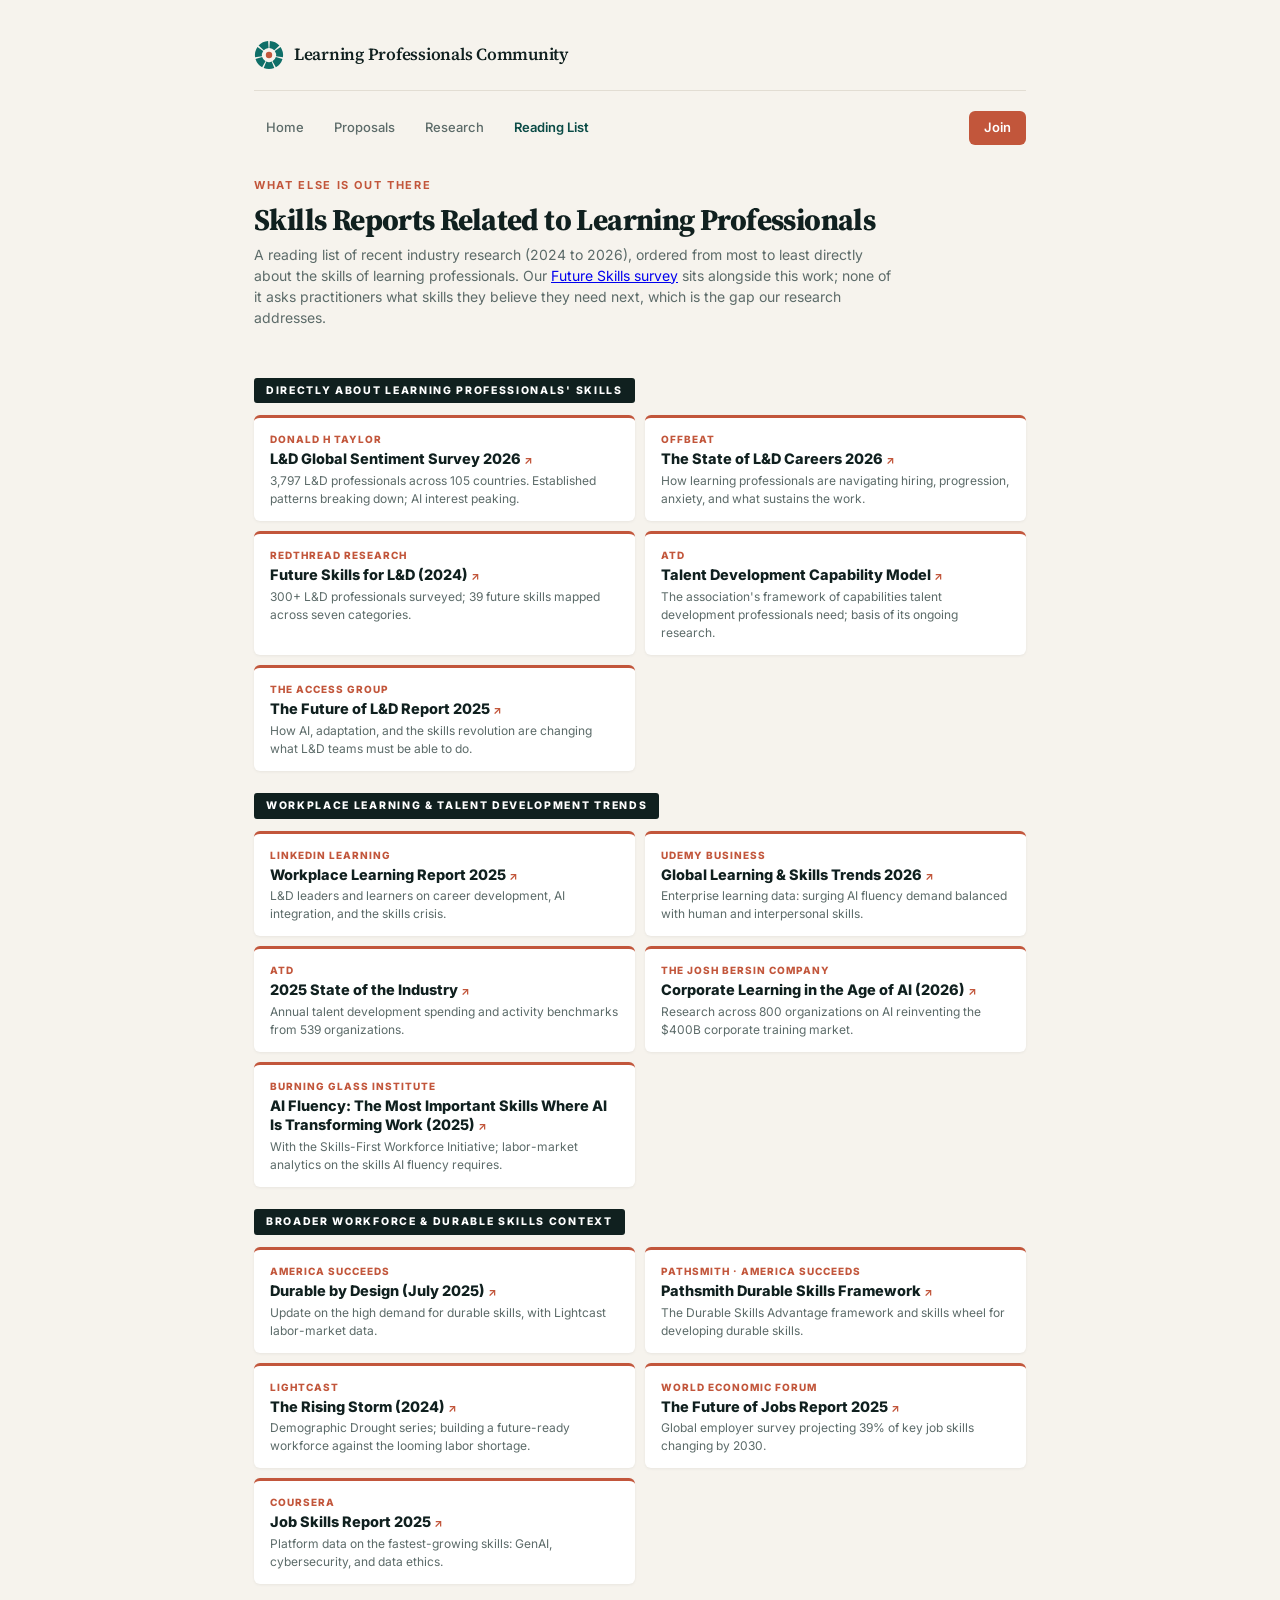
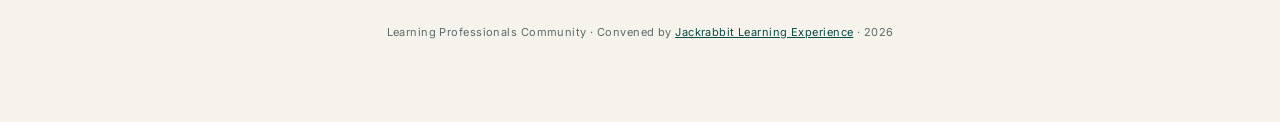
<file: reading-list.html>
<!DOCTYPE html>
<html lang="en">
<head>
<meta charset="UTF-8">
<meta name="viewport" content="width=device-width, initial-scale=1.0">
<meta name="description" content="Recent skills research from across the field, 2024 to 2026, read and sorted, with a note on where our own work fits among it.">
<meta property="og:title" content="Reading list &middot; Learning Professionals Community">
<meta property="og:description" content="Recent skills research from across the field, 2024 to 2026, read and sorted, with a note on where our own work fits among it.">
<meta property="og:type" content="article">
<meta property="og:url" content="https://learningprofessionalscommunity.org/reading-list.html">
<meta property="og:image" content="https://learningprofessionalscommunity.org/assets/og-card.png">
<meta property="og:image:width" content="1200">
<meta property="og:image:height" content="630">
<meta property="og:image:alt" content="Learning Professionals Community. Free. On Slack. Run by practitioners.">
<meta property="og:site_name" content="Learning Professionals Community">
<meta name="twitter:card" content="summary_large_image">
<meta name="twitter:image" content="https://learningprofessionalscommunity.org/assets/og-card.png">
<title>Reading list · Learning Professionals Community</title>
<link rel="preconnect" href="https://fonts.googleapis.com">
<link rel="preconnect" href="https://fonts.gstatic.com" crossorigin>
<link href="https://fonts.googleapis.com/css2?family=Inter:wght@400;500;600;700&family=Source+Serif+4:opsz,wght@8..60,400;8..60,600;8..60,700&display=swap" rel="stylesheet">
<style>
  :root {
    --jlx-orange: #C2563B;
    --jlx-purple: #0A4B46;
    --jlx-mint: #C98A2E;
    --jlx-navy: #0F6F68;
    --jlx-charcoal: #10201F;
    --jlx-light-gray: #F6F3ED;
    --jlx-text: #10201F;
    --jlx-muted: #5C6B69;
    --jlx-white: #FFFFFF;
    --font-main: 'Inter', -apple-system, BlinkMacSystemFont, 'Segoe UI', Helvetica, Arial, sans-serif;
    --font-display: 'Source Serif 4', Georgia, 'Times New Roman', serif;
  }
  * { box-sizing: border-box; margin: 0; padding: 0; }
  body { font-family: var(--font-main); background: var(--jlx-light-gray); color: var(--jlx-text); line-height: 1.5; -webkit-font-smoothing: antialiased; }
  .container { max-width: 820px; margin: 0 auto; padding: 40px 24px 80px; }

  .hdr { display: flex; align-items: center; gap: 10px; margin-bottom: 20px; padding-bottom: 20px; border-bottom: 2px solid var(--jlx-orange); }
  .logo { font-weight: 800; font-size: 18px; color: var(--jlx-charcoal); letter-spacing: -0.01em; }
  .logo .lx { color: var(--jlx-orange); }
  .kicker { margin-left: auto; font-size: 11px; letter-spacing: 0.15em; text-transform: uppercase; color: var(--jlx-muted); font-weight: 700; }

  .site-nav { display: flex; gap: 6px; flex-wrap: wrap; margin-bottom: 32px; }
  .site-nav a { font-size: 12px; font-weight: 700; letter-spacing: 0.08em; text-transform: uppercase; text-decoration: none; color: var(--jlx-muted); padding: 7px 12px; border-radius: 4px; transition: background 0.15s, color 0.15s; }
  .site-nav a:hover { background: var(--jlx-white); color: var(--jlx-charcoal); }
  .site-nav a.current { background: var(--jlx-charcoal); color: var(--jlx-white); }

  .eyebrow { font-size: 11px; font-weight: 700; letter-spacing: 0.15em; text-transform: uppercase; color: var(--jlx-orange); margin-bottom: 10px; }
  h1 { font-size: 30px; font-weight: 800; color: var(--jlx-charcoal); letter-spacing: -0.02em; line-height: 1.15; margin-bottom: 6px; }
  .sub { font-size: 14px; color: var(--jlx-muted); margin-bottom: 28px; max-width: 640px; }

  .tier { font-size: 10.5px; font-weight: 800; letter-spacing: 0.16em; text-transform: uppercase; color: var(--jlx-white); background: var(--jlx-charcoal); display: inline-block; padding: 5px 12px; border-radius: 3px; margin: 22px 0 12px; }
  .tier:first-of-type { margin-top: 4px; }

  .grid { display: grid; grid-template-columns: 1fr 1fr; gap: 10px; }
  .card { background: var(--jlx-white); border-radius: 6px; padding: 14px 16px 13px; box-shadow: 0 1px 3px rgba(0,0,0,0.06); border-top: 3px solid var(--jlx-orange); display: flex; flex-direction: column; gap: 3px; }
  .card .pub { font-size: 10px; font-weight: 800; letter-spacing: 0.1em; text-transform: uppercase; color: var(--jlx-orange); }
  .card .name { font-size: 14.5px; font-weight: 800; color: var(--jlx-charcoal); line-height: 1.3; }
  .card .name a { color: var(--jlx-charcoal); text-decoration: none; }
  .card .name a:hover { color: var(--jlx-orange); }
  .card .name a::after { content: " ↗"; font-size: 11px; color: var(--jlx-orange); font-weight: 700; }
  .card .desc { font-size: 12px; color: var(--jlx-muted); line-height: 1.5; }

  .foot { font-size: 11px; color: var(--jlx-muted); letter-spacing: 0.04em; line-height: 1.6; text-align: center; margin-top: 40px; }
  @media (max-width: 680px) { .grid { grid-template-columns: 1fr; } h1 { font-size: 24px; } }
  @media print { body { background: #fff; } .site-nav { display: none; } .card { box-shadow: none; border: 1px solid #ddd; border-top: 3px solid var(--jlx-orange); break-inside: avoid; } .tier { -webkit-print-color-adjust: exact; print-color-adjust: exact; } }

  /* ---- Learning Professionals Community identity ---- */
  body { font-size: 16px; }
  h1, h2, h3, .headline { font-family: var(--font-display); letter-spacing: -0.02em; }
  .hdr { border-bottom: 1px solid #E2DDD3; align-items: center; }
  .brandmark { display: flex; align-items: center; gap: 10px; text-decoration: none; }
  .brandmark svg { width: 30px; height: 30px; flex-shrink: 0; }
  .brandmark-text { font-family: var(--font-display); font-weight: 600; font-size: 17px; line-height: 1.15; color: var(--jlx-charcoal); letter-spacing: -0.015em; }
  .site-nav a { font-size: 13px; font-weight: 500; letter-spacing: 0; text-transform: none; border-radius: 6px; }
  .site-nav a.current { background: transparent; color: #0A4B46; font-weight: 600; }
  .site-nav a.join { margin-left: auto; background: var(--jlx-orange); color: #fff; font-weight: 600; padding: 7px 15px; }
  .site-nav a.join:hover { background: #9C4028; color: #fff; }
  .foot a { color: var(--jlx-purple); }
</style>
</head>
<body>
<div class="container">

    <header class="hdr">
    <a class="brandmark" href="index.html">
      <svg viewBox="0 0 32 32" aria-hidden="true">
        <path d="M16.92 1.03A15 15 0 0 1 27.13 5.95L21.64 10.91A7.6 7.6 0 0 0 16.46 8.41Z" fill="#0F6F68"/>
        <path d="M28.28 7.38A15 15 0 0 1 30.8 18.44L23.5 17.24A7.6 7.6 0 0 0 22.22 11.63Z" fill="#0F6F68"/>
        <path d="M30.39 20.22A15 15 0 0 1 23.32 29.09L19.71 22.63A7.6 7.6 0 0 0 23.29 18.14Z" fill="#0F6F68"/>
        <path d="M21.67 29.89A15 15 0 0 1 10.33 29.89L13.13 23.04A7.6 7.6 0 0 0 18.87 23.04Z" fill="#0F6F68"/>
        <path d="M8.68 29.09A15 15 0 0 1 1.61 20.22L8.71 18.14A7.6 7.6 0 0 0 12.29 22.63Z" fill="#0F6F68"/>
        <path d="M1.2 18.44A15 15 0 0 1 3.72 7.38L9.78 11.63A7.6 7.6 0 0 0 8.5 17.24Z" fill="#0F6F68"/>
        <path d="M4.87 5.95A15 15 0 0 1 15.08 1.03L15.54 8.41A7.6 7.6 0 0 0 10.36 10.91Z" fill="#0F6F68"/>
        <circle cx="16" cy="16" r="3.4" fill="#C2563B"/>
      </svg>
      <span class="brandmark-text">Learning Professionals Community</span>
    </a>
  </header>

  <nav class="site-nav">
      <a href="index.html">Home</a>
      <a href="proposals.html">Proposals</a>
      <a href="research.html">Research</a>
      <a href="reading-list.html" class="current">Reading List</a>
      <a href="index.html#join" class="join">Join</a>
  </nav>

  <div class="eyebrow">What else is out there</div>
  <h1>Skills Reports Related to Learning Professionals</h1>
  <p class="sub">A reading list of recent industry research (2024 to 2026), ordered from most to least directly about the skills of learning professionals. Our <a href="research.html">Future Skills survey</a> sits alongside this work; none of it asks practitioners what skills they believe they need next, which is the gap our research addresses.</p>

  <div class="tier">Directly About Learning Professionals' Skills</div>
  <div class="grid">
    <div class="card">
      <div class="pub">Donald H Taylor</div>
      <div class="name"><a href="https://donaldhtaylor.co.uk/research_base/global-sentiment-survey-2026/">L&amp;D Global Sentiment Survey 2026</a></div>
      <div class="desc">3,797 L&amp;D professionals across 105 countries. Established patterns breaking down; AI interest peaking.</div>
    </div>
    <div class="card">
      <div class="pub">Offbeat</div>
      <div class="name"><a href="https://www.offbeat.works/l-d-industry-research">The State of L&amp;D Careers 2026</a></div>
      <div class="desc">How learning professionals are navigating hiring, progression, anxiety, and what sustains the work.</div>
    </div>
    <div class="card">
      <div class="pub">RedThread Research</div>
      <div class="name"><a href="https://redthreadresearch.com/future-skills-for-lnd/">Future Skills for L&amp;D (2024)</a></div>
      <div class="desc">300+ L&amp;D professionals surveyed; 39 future skills mapped across seven categories.</div>
    </div>
    <div class="card">
      <div class="pub">ATD</div>
      <div class="name"><a href="https://www.td.org/capability-model">Talent Development Capability Model</a></div>
      <div class="desc">The association's framework of capabilities talent development professionals need; basis of its ongoing research.</div>
    </div>
    <div class="card">
      <div class="pub">The Access Group</div>
      <div class="name"><a href="https://www.theaccessgroup.com/en-gb/digital-learning/resources/the-future-of-ld-report-2025-ai-adaptation-and-skills-revolution/">The Future of L&amp;D Report 2025</a></div>
      <div class="desc">How AI, adaptation, and the skills revolution are changing what L&amp;D teams must be able to do.</div>
    </div>
  </div>

  <div class="tier">Workplace Learning &amp; Talent Development Trends</div>
  <div class="grid">
    <div class="card">
      <div class="pub">LinkedIn Learning</div>
      <div class="name"><a href="https://business.linkedin.com/learn/resources/workplace-learning-report">Workplace Learning Report 2025</a></div>
      <div class="desc">L&amp;D leaders and learners on career development, AI integration, and the skills crisis.</div>
    </div>
    <div class="card">
      <div class="pub">Udemy Business</div>
      <div class="name"><a href="https://business.udemy.com/2026-global-learning-skills-trends-report/">Global Learning &amp; Skills Trends 2026</a></div>
      <div class="desc">Enterprise learning data: surging AI fluency demand balanced with human and interpersonal skills.</div>
    </div>
    <div class="card">
      <div class="pub">ATD</div>
      <div class="name"><a href="https://www.td.org/product/research-report--2025-state-of-the-industry-talent-development-benchmarks-and-trends/192507">2025 State of the Industry</a></div>
      <div class="desc">Annual talent development spending and activity benchmarks from 539 organizations.</div>
    </div>
    <div class="card">
      <div class="pub">The Josh Bersin Company</div>
      <div class="name"><a href="https://joshbersin.com/2026/02/new-research-how-ai-transforms-400-billion-of-corporate-learning/">Corporate Learning in the Age of AI (2026)</a></div>
      <div class="desc">Research across 800 organizations on AI reinventing the $400B corporate training market.</div>
    </div>
    <div class="card">
      <div class="pub">Burning Glass Institute</div>
      <div class="name"><a href="https://www.burningglassinstitute.org/research">AI Fluency: The Most Important Skills Where AI Is Transforming Work (2025)</a></div>
      <div class="desc">With the Skills-First Workforce Initiative; labor-market analytics on the skills AI fluency requires.</div>
    </div>
  </div>

  <div class="tier">Broader Workforce &amp; Durable Skills Context</div>
  <div class="grid">
    <div class="card">
      <div class="pub">America Succeeds</div>
      <div class="name"><a href="https://americasucceeds.org/durable-by-design-why-skills-for-the-future-start-now">Durable by Design (July 2025)</a></div>
      <div class="desc">Update on the high demand for durable skills, with Lightcast labor-market data.</div>
    </div>
    <div class="card">
      <div class="pub">Pathsmith · America Succeeds</div>
      <div class="name"><a href="https://www.pathsmith.org">Pathsmith Durable Skills Framework</a></div>
      <div class="desc">The Durable Skills Advantage framework and skills wheel for developing durable skills.</div>
    </div>
    <div class="card">
      <div class="pub">Lightcast</div>
      <div class="name"><a href="https://lightcast.io/resources/research/the-rising-storm">The Rising Storm (2024)</a></div>
      <div class="desc">Demographic Drought series; building a future-ready workforce against the looming labor shortage.</div>
    </div>
    <div class="card">
      <div class="pub">World Economic Forum</div>
      <div class="name"><a href="https://www.weforum.org/publications/the-future-of-jobs-report-2025/">The Future of Jobs Report 2025</a></div>
      <div class="desc">Global employer survey projecting 39% of key job skills changing by 2030.</div>
    </div>
    <div class="card">
      <div class="pub">Coursera</div>
      <div class="name"><a href="https://blog.coursera.org/genai-cybersecurity-and-data-ethics-the-worlds-fastest-growing-job-skills-for-2025">Job Skills Report 2025</a></div>
      <div class="desc">Platform data on the fastest-growing skills: GenAI, cybersecurity, and data ethics.</div>
    </div>
  </div>

  <p class="foot">Learning Professionals Community · Convened by <a href="https://jackrabbitlx.com">Jackrabbit Learning Experience</a> · 2026</p>

</div>
</body>
</html>
</file>
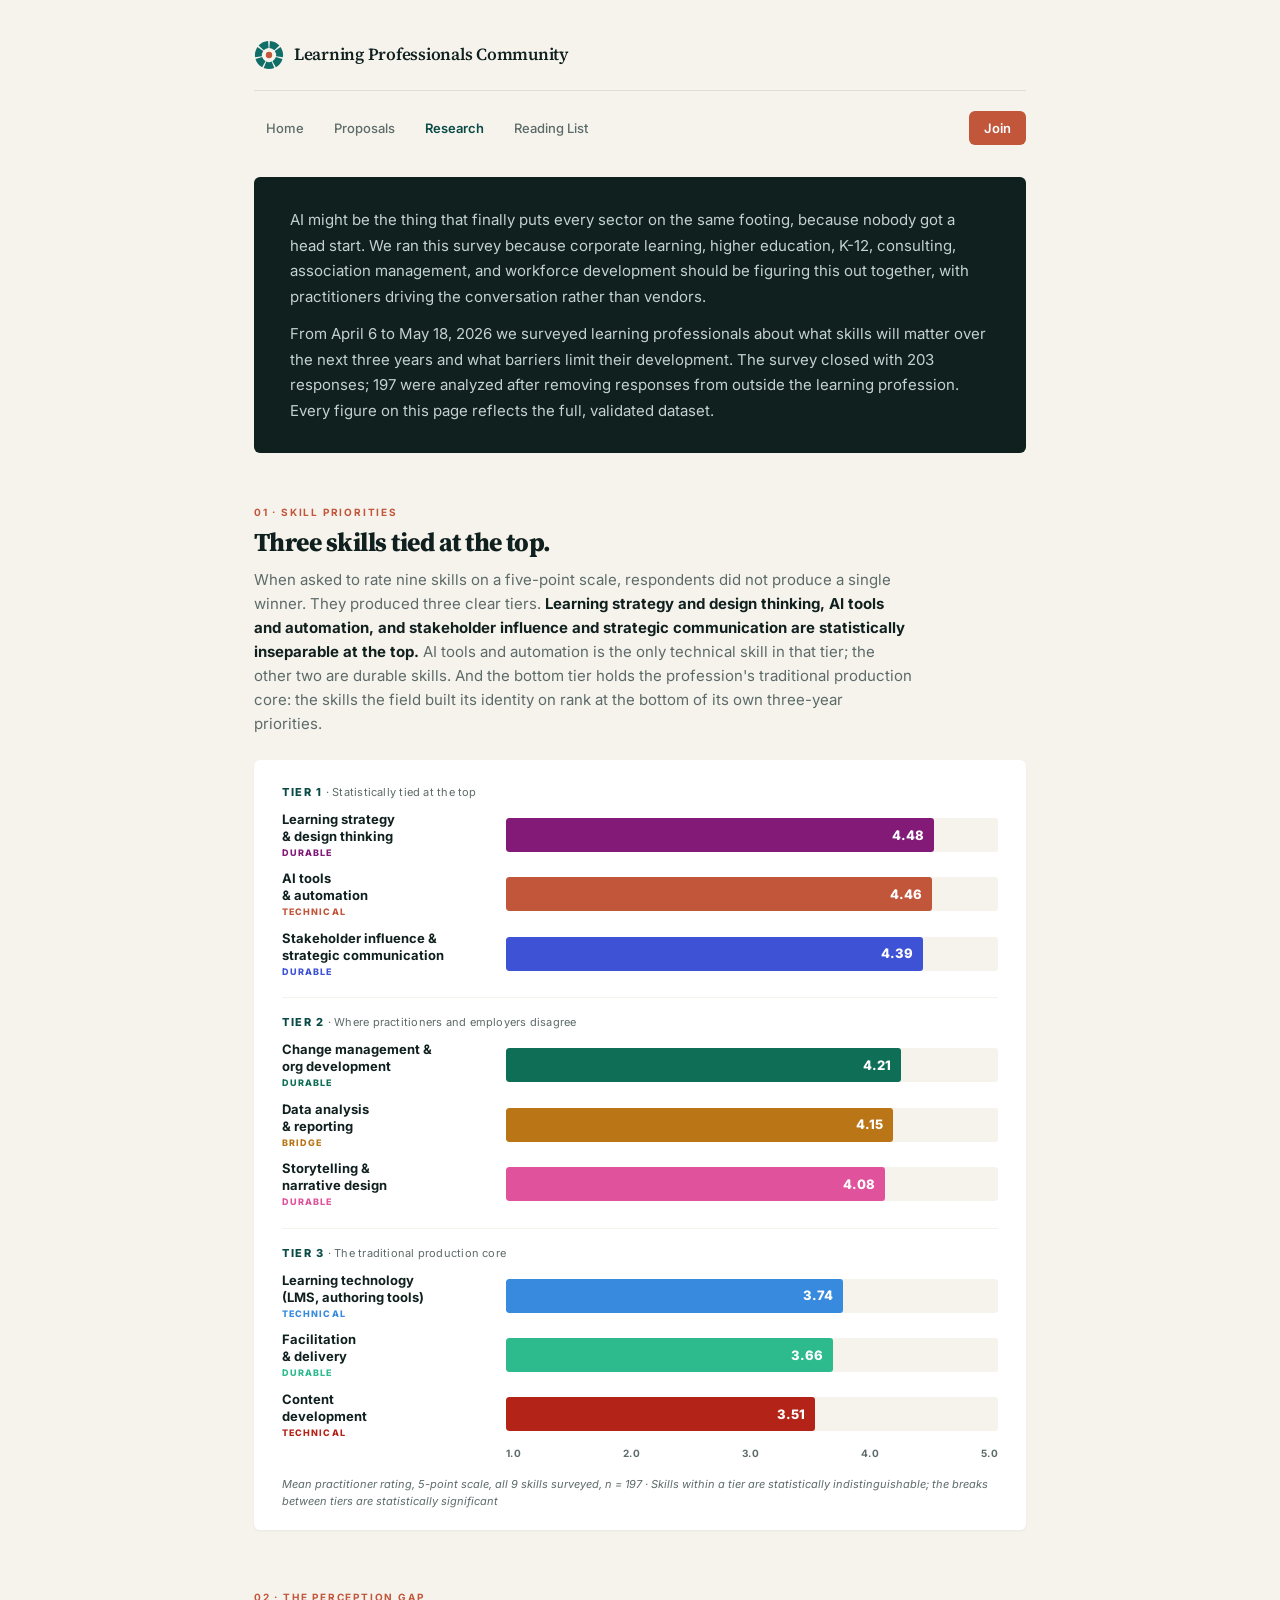
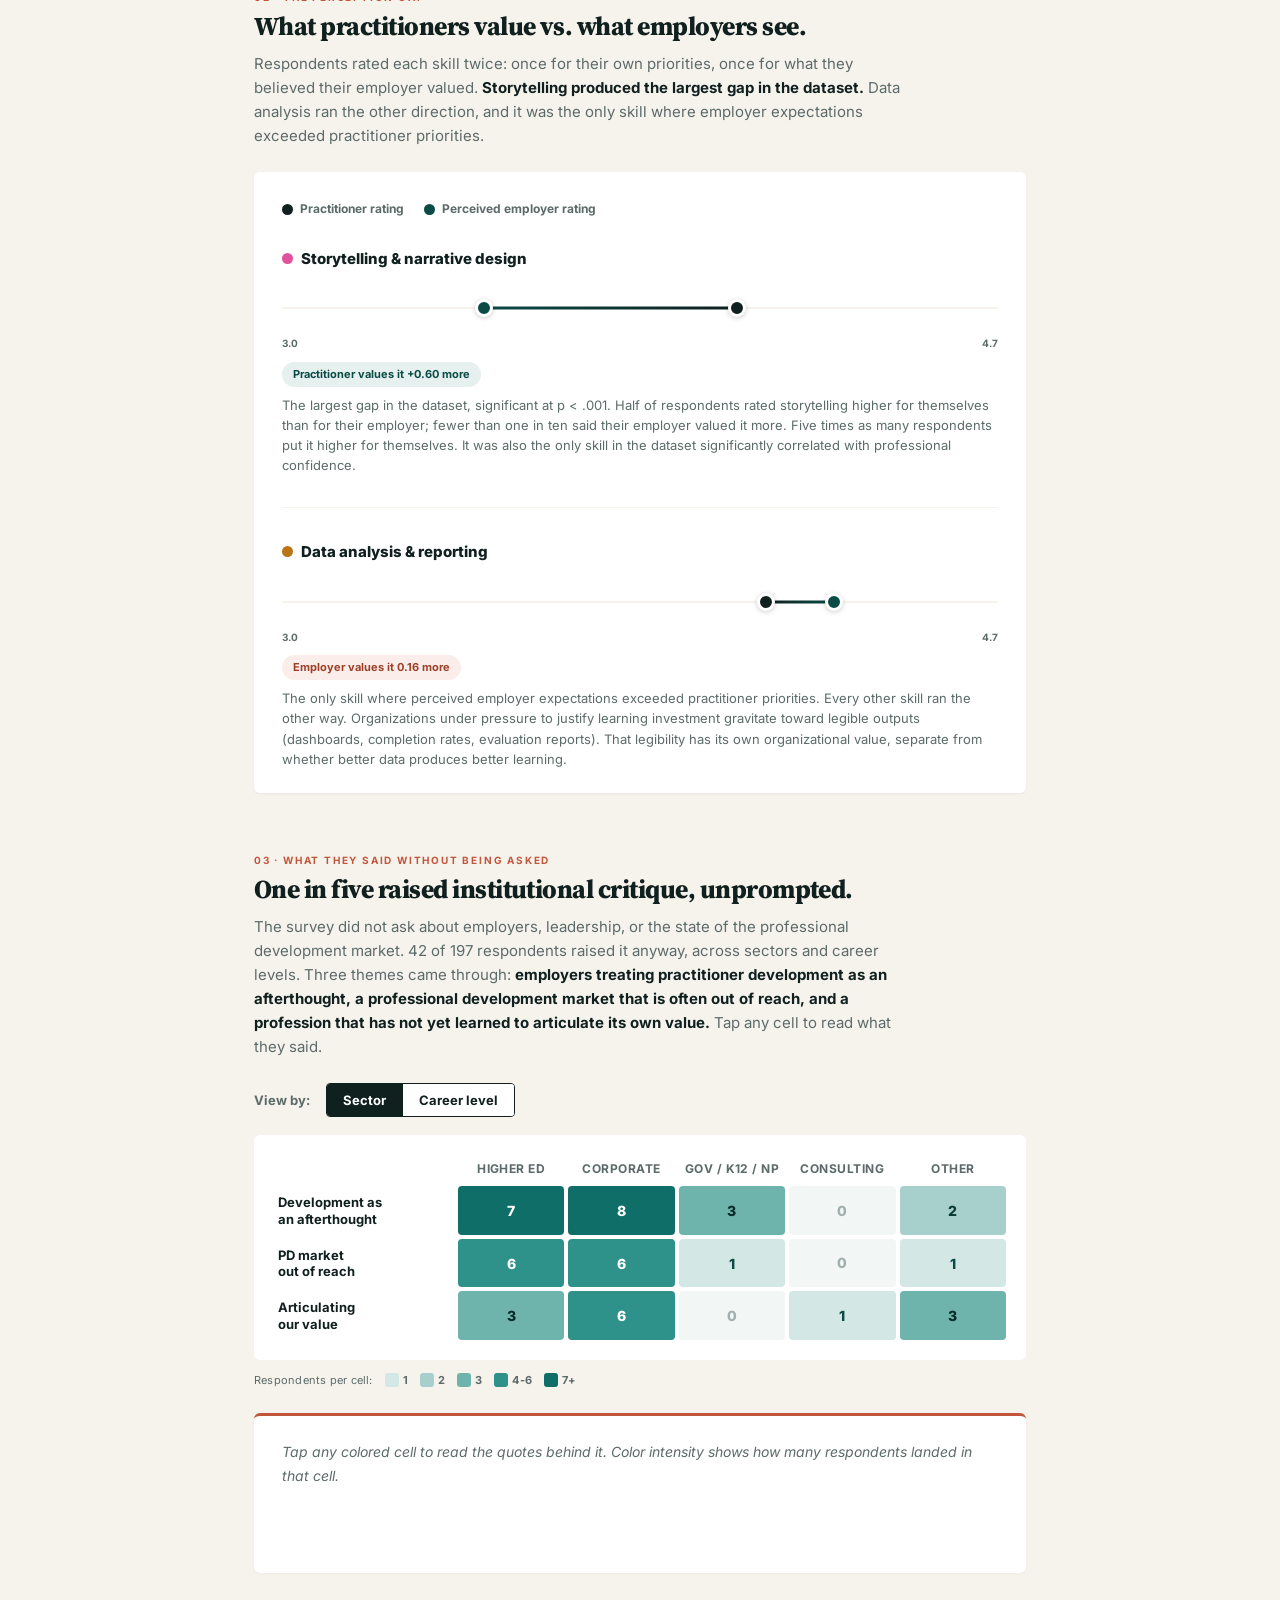
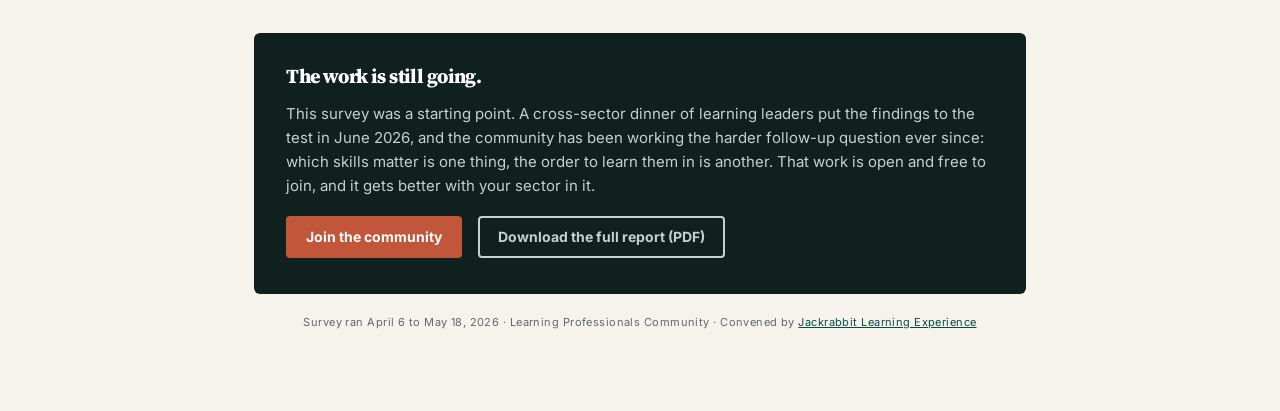
<file: research.html>
<!DOCTYPE html>
<html lang="en">
<head>
<meta charset="UTF-8">
<meta name="viewport" content="width=device-width, initial-scale=1.0">
<meta name="description" content="What 197 learning professionals across six sectors said about the skills that matter now, the barriers in the way, and the state of the profession.">
<meta property="og:title" content="Future Skills for Learning Professionals: The Research">
<meta property="og:description" content="What 197 learning professionals across six sectors said about the skills that matter now, the barriers in the way, and the state of the profession.">
<meta property="og:type" content="article">
<meta property="og:url" content="https://learningprofessionalscommunity.org/research.html">
<meta property="og:image" content="https://learningprofessionalscommunity.org/assets/og-card.png">
<meta property="og:image:width" content="1200">
<meta property="og:image:height" content="630">
<meta property="og:image:alt" content="Learning Professionals Community. Free. On Slack. Run by practitioners.">
<meta property="og:site_name" content="Learning Professionals Community">
<meta name="twitter:card" content="summary_large_image">
<meta name="twitter:image" content="https://learningprofessionalscommunity.org/assets/og-card.png">
<title>Future Skills for Learning Professionals: The Research</title>
<link rel="preconnect" href="https://fonts.googleapis.com">
<link rel="preconnect" href="https://fonts.gstatic.com" crossorigin>
<link href="https://fonts.googleapis.com/css2?family=Inter:wght@400;500;600;700&family=Source+Serif+4:opsz,wght@8..60,400;8..60,600;8..60,700&display=swap" rel="stylesheet">
<style>
  :root {
    --jlx-orange: #C2563B;
    --jlx-purple: #0A4B46;
    --jlx-mint: #C98A2E;
    --jlx-navy: #0F6F68;
    --jlx-charcoal: #10201F;
    --jlx-light-gray: #F6F3ED;
    --jlx-text: #10201F;
    --jlx-muted: #5C6B69;
    --jlx-white: #FFFFFF;
    --font-main: 'Inter', -apple-system, BlinkMacSystemFont, 'Segoe UI', Helvetica, Arial, sans-serif;
    --font-display: 'Source Serif 4', Georgia, 'Times New Roman', serif;
  }
  * { box-sizing: border-box; margin: 0; padding: 0; }
  body {
    font-family: var(--font-main);
    background: var(--jlx-light-gray);
    color: var(--jlx-text);
    line-height: 1.55;
    -webkit-font-smoothing: antialiased;
  }
  .container { max-width: 820px; margin: 0 auto; padding: 40px 24px 80px; }

  /* Header */
  .hdr { display: flex; align-items: center; gap: 10px; margin-bottom: 20px; padding-bottom: 20px; border-bottom: 2px solid var(--jlx-orange); }
  .logo { font-weight: 800; font-size: 18px; color: var(--jlx-charcoal); letter-spacing: -0.01em; }
  .logo .lx { color: var(--jlx-orange); }
  .kicker { margin-left: auto; font-size: 11px; letter-spacing: 0.15em; text-transform: uppercase; color: var(--jlx-muted); font-weight: 700; }

  .site-nav { display: flex; gap: 6px; flex-wrap: wrap; margin-bottom: 32px; }
  .site-nav a { font-size: 12px; font-weight: 700; letter-spacing: 0.08em; text-transform: uppercase; text-decoration: none; color: var(--jlx-muted); padding: 7px 12px; border-radius: 4px; transition: background 0.15s, color 0.15s; }
  .site-nav a:hover { background: var(--jlx-white); color: var(--jlx-charcoal); }
  .site-nav a.current { background: var(--jlx-charcoal); color: var(--jlx-white); }

  /* Intro */
  .intro-block {
    background: var(--jlx-charcoal);
    color: var(--jlx-white);
    padding: 30px 36px;
    border-radius: 6px;
    margin-bottom: 52px;
  }
  .intro-block p { font-size: 15px; line-height: 1.7; color: #C3D2D0; }
  .intro-block p + p { margin-top: 12px; }

  /* Finding sections */
  .finding { margin-bottom: 60px; }
  .finding-eyebrow { font-size: 10px; font-weight: 700; letter-spacing: 0.18em; text-transform: uppercase; color: var(--jlx-orange); margin-bottom: 6px; }
  .finding h2 { font-size: 26px; font-weight: 800; color: var(--jlx-charcoal); letter-spacing: -0.02em; line-height: 1.2; margin-bottom: 10px; }
  .finding .lead { font-size: 15px; color: var(--jlx-muted); line-height: 1.6; margin-bottom: 24px; max-width: 660px; }
  .finding .lead strong { color: var(--jlx-charcoal); font-weight: 700; }

  /* ── SKILL RANKINGS ── */
  .chart-wrap { background: var(--jlx-white); border-radius: 6px; padding: 24px 28px 20px; box-shadow: 0 1px 3px rgba(0,0,0,0.05); }
  .chart-row { display: flex; align-items: center; gap: 14px; margin-bottom: 12px; }
  .chart-row:last-of-type { margin-bottom: 0; }
  .chart-label { font-size: 13px; font-weight: 700; color: var(--jlx-charcoal); width: 210px; flex-shrink: 0; line-height: 1.3; }
  .chart-bar-track { flex: 1; background: var(--jlx-light-gray); border-radius: 3px; height: 34px; overflow: hidden; }
  .chart-bar-fill { height: 100%; border-radius: 3px; display: flex; align-items: center; justify-content: flex-end; padding-right: 10px; }
  .chart-bar-fill.r1 { background: var(--jlx-orange); }
  .chart-bar-fill.r2 { background: #3E9A93; }
  .chart-bar-fill.r3 { background: #57A8A1; }
  .chart-bar-fill.r4 { background: #86C0BA; }
  .chart-bar-fill.r5 { background: #B4D8D4; }
  .chart-score { font-size: 13px; font-weight: 800; color: var(--jlx-white); }
  .chart-score.dark { color: var(--jlx-charcoal); }
  .chart-axis { display: flex; justify-content: space-between; margin-left: 224px; margin-top: 8px; font-size: 10px; color: var(--jlx-muted); font-weight: 700; letter-spacing: 0.04em; }
  .chart-note { font-size: 11px; color: var(--jlx-muted); margin-top: 14px; font-style: italic; }
  .tier-label { font-size: 11px; font-weight: 800; letter-spacing: 0.14em; text-transform: uppercase; color: var(--jlx-purple); margin: 20px 0 10px; padding-top: 16px; border-top: 1px solid var(--jlx-light-gray); }
  .tier-label.first { margin-top: 0; padding-top: 0; border-top: 0; }
  .tier-label .tier-note { font-weight: 400; text-transform: none; letter-spacing: 0.02em; color: var(--jlx-muted); }
  .skill-type { display: block; font-size: 9px; font-weight: 800; letter-spacing: 0.12em; text-transform: uppercase; margin-top: 2px; }
  .skill-dot { display: inline-block; width: 11px; height: 11px; border-radius: 50%; margin-right: 8px; vertical-align: baseline; }

  /* ── PERCEPTION GAP ── */
  .gap-chart { background: var(--jlx-white); border-radius: 6px; padding: 28px 28px 24px; box-shadow: 0 1px 3px rgba(0,0,0,0.05); }
  .gap-legend { display: flex; gap: 20px; margin-bottom: 28px; font-size: 12px; font-weight: 700; color: var(--jlx-muted); }
  .gap-legend-item { display: flex; align-items: center; gap: 7px; }
  .gap-dot { width: 11px; height: 11px; border-radius: 50%; flex-shrink: 0; }
  .gap-dot.self { background: var(--jlx-charcoal); }
  .gap-dot.emp { background: var(--jlx-purple); }
  .gap-row { margin-bottom: 32px; padding-bottom: 32px; border-bottom: 1px solid var(--jlx-light-gray); }
  .gap-row:last-child { border-bottom: 0; margin-bottom: 0; padding-bottom: 0; }
  .gap-skill { font-size: 15px; font-weight: 800; color: var(--jlx-charcoal); margin-bottom: 16px; }
  .gap-visual { position: relative; height: 44px; }
  .gap-track { position: absolute; top: 50%; left: 0; right: 0; height: 2px; background: var(--jlx-light-gray); transform: translateY(-50%); }
  .gap-connector { position: absolute; top: 50%; height: 3px; transform: translateY(-50%); }
  .gap-connector.pos { background: linear-gradient(90deg, var(--jlx-purple), var(--jlx-charcoal)); }
  .gap-connector.neg { background: linear-gradient(90deg, var(--jlx-charcoal), var(--jlx-purple)); }
  .gap-point { position: absolute; top: 50%; width: 18px; height: 18px; border-radius: 50%; transform: translate(-50%, -50%); border: 3px solid var(--jlx-white); box-shadow: 0 1px 5px rgba(0,0,0,0.2); }
  .gap-point.self { background: var(--jlx-charcoal); }
  .gap-point.emp { background: var(--jlx-purple); }
  .gap-rail-labels { display: flex; justify-content: space-between; font-size: 10px; color: var(--jlx-muted); font-weight: 700; margin-top: 6px; }
  .gap-badge { display: inline-block; margin-top: 10px; padding: 4px 11px; border-radius: 20px; font-size: 11px; font-weight: 700; }
  .gap-badge.pos { background: #E6F0EE; color: #0A4B46; }
  .gap-badge.neg { background: #FBEDE9; color: #9C4028; }
  .gap-insight { font-size: 13px; color: var(--jlx-muted); line-height: 1.55; margin-top: 8px; }

  /* ── HEATMAP ── */
  .toggle-row { display: flex; align-items: center; gap: 16px; margin-bottom: 18px; flex-wrap: wrap; }
  .toggle-label { font-size: 13px; color: var(--jlx-muted); font-weight: 700; }
  .toggle { display: inline-flex; border: 1.5px solid var(--jlx-charcoal); border-radius: 4px; overflow: hidden; }
  .toggle button { background: var(--jlx-white); border: 0; padding: 8px 16px; font-family: var(--font-main); font-size: 13px; color: var(--jlx-charcoal); cursor: pointer; font-weight: 700; transition: background 0.15s; }
  .toggle button:not(:last-child) { border-right: 1.5px solid var(--jlx-charcoal); }
  .toggle button.active { background: var(--jlx-charcoal); color: var(--jlx-white); }
  .toggle button:not(.active):hover { background: #F2F6F5; }
  .grid-wrap { background: var(--jlx-white); padding: 20px; border-radius: 6px; margin-bottom: 12px; overflow-x: auto; }
  .hm-grid { display: grid; gap: 4px; min-width: 560px; }
  .corner, .col-label { font-size: 12px; color: var(--jlx-muted); padding: 6px 4px; font-weight: 700; text-transform: uppercase; letter-spacing: 0.04em; text-align: center; line-height: 1.25; display: flex; align-items: flex-end; justify-content: center; }
  .row-label { font-size: 13px; color: var(--jlx-charcoal); padding: 8px 12px 8px 4px; display: flex; align-items: center; font-weight: 700; line-height: 1.25; }
  .cell { min-height: 44px; border-radius: 4px; display: flex; align-items: center; justify-content: center; font-size: 14px; font-weight: 800; cursor: pointer; transition: transform 0.12s, box-shadow 0.12s; border: 0; font-family: var(--font-main); }
  .cell:hover:not(.c0) { transform: scale(1.04); box-shadow: 0 2px 8px rgba(0,0,0,0.12); }
  .cell.selected { box-shadow: 0 0 0 3px var(--jlx-charcoal); }
  .cell.c0 { background: #F2F6F5; color: #9FB0AE; cursor: default; }
  .cell.c1 { background: #D3E7E4; color: #0A4B46; }
  .cell.c2 { background: #A7CFCB; color: #083B37; }
  .cell.c3 { background: #6FB3AD; color: #062B28; }
  .cell.c4 { background: #2E918A; color: var(--jlx-white); }
  .cell.c5 { background: #0F6F68; color: var(--jlx-white); }
  .legend { display: flex; align-items: center; gap: 12px; font-size: 11px; color: var(--jlx-muted); margin-bottom: 24px; flex-wrap: wrap; font-weight: 700; letter-spacing: 0.02em; text-transform: uppercase; }
  .sw { display: inline-block; width: 14px; height: 14px; border-radius: 3px; vertical-align: middle; margin-right: 4px; }
  .legend-item { display: inline-flex; align-items: center; }
  .panel { background: var(--jlx-white); padding: 24px 28px; border-radius: 6px; min-height: 160px; margin-bottom: 32px; border-top: 3px solid var(--jlx-orange); box-shadow: 0 1px 3px rgba(0,0,0,0.04); }
  .panel-empty { color: var(--jlx-muted); font-style: italic; font-size: 14px; line-height: 1.7; }
  .panel-head { display: flex; justify-content: space-between; align-items: baseline; gap: 16px; margin-bottom: 14px; padding-bottom: 12px; border-bottom: 1px solid var(--jlx-light-gray); flex-wrap: wrap; }
  .panel-title { font-size: 16px; font-weight: 800; color: var(--jlx-charcoal); line-height: 1.3; }
  .panel-count { font-size: 12px; color: var(--jlx-muted); font-weight: 700; letter-spacing: 0.03em; text-transform: uppercase; white-space: nowrap; }
  .quote-block { padding: 14px 0; border-bottom: 1px solid var(--jlx-light-gray); }
  .quote-block:last-child { border-bottom: 0; }
  .quote-text { font-size: 16px; line-height: 1.55; color: var(--jlx-charcoal); margin-bottom: 6px; }
  .quote-text::before { content: "\201C"; color: var(--jlx-orange); font-weight: 800; margin-right: 2px; }
  .quote-text::after { content: "\201D"; color: var(--jlx-orange); font-weight: 800; margin-left: 2px; }
  .quote-meta { font-size: 11px; color: var(--jlx-muted); letter-spacing: 0.06em; text-transform: uppercase; font-weight: 700; }

  /* CTA */
  .cta { background: var(--jlx-charcoal); color: var(--jlx-white); padding: 28px 32px; border-radius: 6px; margin-bottom: 20px; }
  .cta h2 { font-size: 20px; font-weight: 800; margin-bottom: 10px; }
  .cta p { font-size: 15px; line-height: 1.6; color: #C3D2D0; margin-bottom: 18px; }
  .cta-btn { display: inline-block; background: var(--jlx-orange); color: var(--jlx-white); text-decoration: none; padding: 10px 20px; border-radius: 4px; font-weight: 700; font-size: 14px; transition: background 0.15s; margin-right: 12px; margin-bottom: 8px; }
  .cta-btn:hover { background: #9C4028; }
  .cta-btn.secondary { background: transparent; border: 2px solid #C3D2D0; color: #C3D2D0; padding: 8px 18px; }
  .cta-btn.secondary:hover { border-color: var(--jlx-white); color: var(--jlx-white); background: transparent; }

  .foot { font-size: 11px; color: var(--jlx-muted); letter-spacing: 0.04em; line-height: 1.6; text-align: center; }

  @media (max-width: 640px) {
    .chart-label { width: 130px; font-size: 12px; }
    .chart-axis { margin-left: 144px; }
    .intro-block { padding: 22px; }
    .cta { padding: 22px; }
    .panel { padding: 20px; }
  }

  /* ---- Learning Professionals Community identity ---- */
  body { font-size: 16px; }
  h1, h2, h3, .headline { font-family: var(--font-display); letter-spacing: -0.02em; }
  .hdr { border-bottom: 1px solid #E2DDD3; align-items: center; }
  .brandmark { display: flex; align-items: center; gap: 10px; text-decoration: none; }
  .brandmark svg { width: 30px; height: 30px; flex-shrink: 0; }
  .brandmark-text { font-family: var(--font-display); font-weight: 600; font-size: 17px; line-height: 1.15; color: var(--jlx-charcoal); letter-spacing: -0.015em; }
  .site-nav a { font-size: 13px; font-weight: 500; letter-spacing: 0; text-transform: none; border-radius: 6px; }
  .site-nav a.current { background: transparent; color: #0A4B46; font-weight: 600; }
  .site-nav a.join { margin-left: auto; background: var(--jlx-orange); color: #fff; font-weight: 600; padding: 7px 15px; }
  .site-nav a.join:hover { background: #9C4028; color: #fff; }
  .foot a { color: var(--jlx-purple); }
</style>
</head>
<body>
<div class="container">

    <header class="hdr">
    <a class="brandmark" href="index.html">
      <svg viewBox="0 0 32 32" aria-hidden="true">
        <path d="M16.92 1.03A15 15 0 0 1 27.13 5.95L21.64 10.91A7.6 7.6 0 0 0 16.46 8.41Z" fill="#0F6F68"/>
        <path d="M28.28 7.38A15 15 0 0 1 30.8 18.44L23.5 17.24A7.6 7.6 0 0 0 22.22 11.63Z" fill="#0F6F68"/>
        <path d="M30.39 20.22A15 15 0 0 1 23.32 29.09L19.71 22.63A7.6 7.6 0 0 0 23.29 18.14Z" fill="#0F6F68"/>
        <path d="M21.67 29.89A15 15 0 0 1 10.33 29.89L13.13 23.04A7.6 7.6 0 0 0 18.87 23.04Z" fill="#0F6F68"/>
        <path d="M8.68 29.09A15 15 0 0 1 1.61 20.22L8.71 18.14A7.6 7.6 0 0 0 12.29 22.63Z" fill="#0F6F68"/>
        <path d="M1.2 18.44A15 15 0 0 1 3.72 7.38L9.78 11.63A7.6 7.6 0 0 0 8.5 17.24Z" fill="#0F6F68"/>
        <path d="M4.87 5.95A15 15 0 0 1 15.08 1.03L15.54 8.41A7.6 7.6 0 0 0 10.36 10.91Z" fill="#0F6F68"/>
        <circle cx="16" cy="16" r="3.4" fill="#C2563B"/>
      </svg>
      <span class="brandmark-text">Learning Professionals Community</span>
    </a>
  </header>

  <nav class="site-nav">
      <a href="index.html">Home</a>
      <a href="proposals.html">Proposals</a>
      <a href="research.html" class="current">Research</a>
      <a href="reading-list.html">Reading List</a>
      <a href="index.html#join" class="join">Join</a>
  </nav>

  <div class="intro-block">
    <p>AI might be the thing that finally puts every sector on the same footing, because nobody got a head start. We ran this survey because corporate learning, higher education, K-12, consulting, association management, and workforce development should be figuring this out together, with practitioners driving the conversation rather than vendors.</p>
    <p>From April 6 to May 18, 2026 we surveyed learning professionals about what skills will matter over the next three years and what barriers limit their development. The survey closed with 203 responses; 197 were analyzed after removing responses from outside the learning profession. Every figure on this page reflects the full, validated dataset.</p>
  </div>

  <!-- ── 01: SKILL RANKINGS ── -->
  <div class="finding">
    <div class="finding-eyebrow">01 · Skill Priorities</div>
    <h2>Three skills tied at the top.</h2>
    <p class="lead">When asked to rate nine skills on a five-point scale, respondents did not produce a single winner. They produced three clear tiers. <strong>Learning strategy and design thinking, AI tools and automation, and stakeholder influence and strategic communication are statistically inseparable at the top.</strong> AI tools and automation is the only technical skill in that tier; the other two are durable skills. And the bottom tier holds the profession's traditional production core: the skills the field built its identity on rank at the bottom of its own three-year priorities.</p>
    <div class="chart-wrap">
      <div id="skill-chart"></div>
      <div class="chart-axis">
        <span>1.0</span><span>2.0</span><span>3.0</span><span>4.0</span><span>5.0</span>
      </div>
      <p class="chart-note">Mean practitioner rating, 5-point scale, all 9 skills surveyed, n = 197 · Skills within a tier are statistically indistinguishable; the breaks between tiers are statistically significant</p>
    </div>
  </div>

  <!-- ── 02: PERCEPTION GAP ── -->
  <div class="finding">
    <div class="finding-eyebrow">02 · The Perception Gap</div>
    <h2>What practitioners value vs. what employers see.</h2>
    <p class="lead">Respondents rated each skill twice: once for their own priorities, once for what they believed their employer valued. <strong>Storytelling produced the largest gap in the dataset.</strong> Data analysis ran the other direction, and it was the only skill where employer expectations exceeded practitioner priorities.</p>
    <div class="gap-chart">
      <div class="gap-legend">
        <div class="gap-legend-item"><div class="gap-dot self"></div> Practitioner rating</div>
        <div class="gap-legend-item"><div class="gap-dot emp"></div> Perceived employer rating</div>
      </div>
      <div id="gap-rows"></div>
    </div>
  </div>

  <!-- ── 03: HEATMAP ── -->
  <div class="finding">
    <div class="finding-eyebrow">03 · What They Said Without Being Asked</div>
    <h2>One in five raised institutional critique, unprompted.</h2>
    <p class="lead">The survey did not ask about employers, leadership, or the state of the professional development market. 42 of 197 respondents raised it anyway, across sectors and career levels. Three themes came through: <strong>employers treating practitioner development as an afterthought, a professional development market that is often out of reach, and a profession that has not yet learned to articulate its own value.</strong> Tap any cell to read what they said.</p>

    <div class="toggle-row">
      <span class="toggle-label">View by:</span>
      <div class="toggle" role="tablist">
        <button id="tab-sector" class="active" onclick="setAxis('sector')">Sector</button>
        <button id="tab-level" onclick="setAxis('level')">Career level</button>
      </div>
    </div>
    <div class="grid-wrap">
      <div id="hm-grid" class="hm-grid" role="grid" aria-label="Heatmap of institutional critique themes"></div>
    </div>
    <div class="legend">
      <span style="text-transform:none;letter-spacing:0.02em;font-weight:400;">Respondents per cell:</span>
      <span class="legend-item"><span class="sw" style="background:#D3E7E4;"></span>1</span>
      <span class="legend-item"><span class="sw" style="background:#A7CFCB;"></span>2</span>
      <span class="legend-item"><span class="sw" style="background:#6FB3AD;"></span>3</span>
      <span class="legend-item"><span class="sw" style="background:#2E918A;"></span>4-6</span>
      <span class="legend-item"><span class="sw" style="background:#0F6F68;"></span>7+</span>
    </div>
    <div id="panel" class="panel">
      <div class="panel-empty">Tap any colored cell to read the quotes behind it. Color intensity shows how many respondents landed in that cell.</div>
    </div>
  </div>

  <div class="cta">
    <h2>The work is still going.</h2>
    <p>This survey was a starting point. A cross-sector dinner of learning leaders put the findings to the test in June 2026, and the community has been working the harder follow-up question ever since: which skills matter is one thing, the order to learn them in is another. That work is open and free to join, and it gets better with your sector in it.</p>
    <a href="index.html#join" class="cta-btn">Join the community</a>
    <a href="assets/future-skills-report.pdf" class="cta-btn secondary">Download the full report (PDF)</a>
  </div>

  <p class="foot">Survey ran April 6 to May 18, 2026 · Learning Professionals Community · Convened by <a href="https://jackrabbitlx.com">Jackrabbit Learning Experience</a></p>

</div>
<script>
// ── SKILL RANKINGS ──
// Per-skill colors shared across JLX materials
const TIERS = [
  { name: "Tier 1", note: "Statistically tied at the top", skills: [
    { label: "Learning strategy\n& design thinking", score: 4.48, color: "#831A78", type: "Durable" },
    { label: "AI tools\n& automation", score: 4.46, color: "#C2563B", type: "Technical" },
    { label: "Stakeholder influence &\nstrategic communication", score: 4.39, color: "#3D52D5", type: "Durable" },
  ]},
  { name: "Tier 2", note: "Where practitioners and employers disagree", skills: [
    { label: "Change management &\norg development", score: 4.21, color: "#0F6E56", type: "Durable" },
    { label: "Data analysis\n& reporting", score: 4.15, color: "#BA7517", type: "Bridge" },
    { label: "Storytelling &\nnarrative design", score: 4.08, color: "#E0529C", type: "Durable" },
  ]},
  { name: "Tier 3", note: "The traditional production core", skills: [
    { label: "Learning technology\n(LMS, authoring tools)", score: 3.74, color: "#378ADD", type: "Technical" },
    { label: "Facilitation\n& delivery", score: 3.66, color: "#2DBA8C", type: "Durable" },
    { label: "Content\ndevelopment", score: 3.51, color: "#B42318", type: "Technical" },
  ]},
];

function pct(score, min, max) { return ((score - min) / (max - min)) * 100; }

document.getElementById('skill-chart').innerHTML = TIERS.map((t, ti) => {
  const head = `<div class="tier-label${ti===0?' first':''}">${t.name} <span class="tier-note">· ${t.note}</span></div>`;
  return head + t.skills.map(s => {
    const p = pct(s.score, 1, 5);
    return `<div class="chart-row">
      <div class="chart-label">${s.label.replace('\n','<br>')}<span class="skill-type" style="color:${s.color}">${s.type}</span></div>
      <div class="chart-bar-track">
        <div class="chart-bar-fill" style="width:${p}%;background:${s.color}">
          <span class="chart-score">${s.score.toFixed(2)}</span>
        </div>
      </div>
    </div>`;
  }).join('');
}).join('');

// ── PERCEPTION GAP ──
const GAP_DATA = [
  {
    name: "Storytelling & narrative design",
    color: "#E0529C",
    self: 4.08, emp: 3.48, dir: "pos",
    badge: "Practitioner values it +0.60 more",
    insight: "The largest gap in the dataset, significant at p < .001. Half of respondents rated storytelling higher for themselves than for their employer; fewer than one in ten said their employer valued it more. Five times as many respondents put it higher for themselves. It was also the only skill in the dataset significantly correlated with professional confidence."
  },
  {
    name: "Data analysis & reporting",
    color: "#BA7517",
    self: 4.15, emp: 4.31, dir: "neg",
    badge: "Employer values it 0.16 more",
    insight: "The only skill where perceived employer expectations exceeded practitioner priorities. Every other skill ran the other way. Organizations under pressure to justify learning investment gravitate toward legible outputs (dashboards, completion rates, evaluation reports). That legibility has its own organizational value, separate from whether better data produces better learning."
  }
];

const GMIN = 3.0, GMAX = 4.7;
function gp(v) { return ((v - GMIN) / (GMAX - GMIN)) * 100; }

document.getElementById('gap-rows').innerHTML = GAP_DATA.map(s => {
  const sp = gp(s.self), ep = gp(s.emp);
  const left = Math.min(sp, ep);
  const width = Math.abs(sp - ep);
  return `<div class="gap-row">
    <div class="gap-skill"><span class="skill-dot" style="background:${s.color}"></span>${s.name}</div>
    <div class="gap-visual">
      <div class="gap-track"></div>
      <div class="gap-connector ${s.dir}" style="left:${left}%;width:${width}%"></div>
      <div class="gap-point self" style="left:${sp}%" title="Practitioner: ${s.self}"></div>
      <div class="gap-point emp"  style="left:${ep}%" title="Employer: ${s.emp}"></div>
    </div>
    <div class="gap-rail-labels"><span>${GMIN.toFixed(1)}</span><span>${GMAX.toFixed(1)}</span></div>
    <span class="gap-badge ${s.dir}">${s.badge}</span>
    <p class="gap-insight">${s.insight}</p>
  </div>`;
}).join('');

// ── HEATMAP ──
const IC_DATA = {"records": [{"id": 14, "sector": "Higher Ed", "level": "Mid-level", "region": "North America", "themes": ["Development as an afterthought", "Articulating our value"], "quotes": {"Development as an afterthought": "We do not have any PD budget.", "Articulating our value": "The industry needs to sustain a forefront presence in the minds of sponsors and stakeholders that reinforces the value of instructional designers."}}, {"id": 27, "sector": "Corporate L&D", "level": "Mid-level", "region": "Europe", "themes": ["Development as an afterthought"]}, {"id": 30, "sector": "Higher Ed", "level": "Mid-level", "region": "North America", "themes": ["PD market out of reach"]}, {"id": 44, "sector": "Higher Ed", "level": "Mid-level", "region": "Africa", "themes": ["Development as an afterthought"], "quotes": {"Development as an afterthought": "My company doesn’t offer as much PD as I have experienced in some other companies."}}, {"id": 49, "sector": "Corporate L&D", "level": "Mid-level", "region": "North America", "themes": ["PD market out of reach"], "quotes": {"PD market out of reach": "Its too expensive to get SCORM tools."}}, {"id": 53, "sector": "Other", "level": "Mid-level", "region": "North America", "themes": ["Articulating our value"]}, {"id": 58, "sector": "Corporate L&D", "level": "Senior-level", "region": "North America", "themes": ["Development as an afterthought"]}, {"id": 59, "sector": "Corporate L&D", "level": "Senior-level", "region": "North America", "themes": ["Articulating our value"], "quotes": {"Articulating our value": "Learning design will need to prove and effectively communicate it’s value while remaining cost effective."}}, {"id": 60, "sector": "Consulting", "level": "Senior-level", "region": "North America", "themes": ["Articulating our value"], "quotes": {"Articulating our value": "It seems like people are undervaluing learning expertise more broadly right now, as if AI somehow lessens the need for experts in learning design."}}, {"id": 62, "sector": "Corporate L&D", "level": "Senior-level", "region": "North America", "themes": ["Articulating our value"], "quotes": {"Articulating our value": "We need to move beyond producing content for the sake of content and focus on solving real business problems."}}, {"id": 63, "sector": "Corporate L&D", "level": "Mid-level", "region": "North America", "themes": ["Development as an afterthought", "PD market out of reach"]}, {"id": 67, "sector": "Other", "level": "Mid-level", "region": "Middle East", "themes": ["PD market out of reach"], "quotes": {"PD market out of reach": "Good credentials are expensive."}}, {"id": 68, "sector": "Corporate L&D", "level": "Entry level", "region": "Europe", "themes": ["Development as an afterthought"], "quotes": {"Development as an afterthought": "There's only a limited amount of training budget for me to use."}}, {"id": 74, "sector": "Corporate L&D", "level": "Mid-level", "region": "North America", "themes": ["PD market out of reach"], "quotes": {"PD market out of reach": "Times are evolving, we should not need to pay for our tools to keep up with industry standards."}}, {"id": 79, "sector": "Other", "level": "Mid-level", "region": "Europe", "themes": ["Development as an afterthought"], "quotes": {"Development as an afterthought": "We are a small team and are in constant demand as the business moves to a more digital-first approach to learning."}}, {"id": 81, "sector": "Higher Ed", "level": "Senior-level", "region": "North America", "themes": ["Development as an afterthought"]}, {"id": 85, "sector": "Corporate L&D", "level": "Senior-level", "region": "Europe", "themes": ["Development as an afterthought", "PD market out of reach"]}, {"id": 89, "sector": "Higher Ed", "level": "Senior-level", "region": "Latin America", "themes": ["PD market out of reach"], "quotes": {"PD market out of reach": "To choose among the offer of courses and prices which one is worth my time, effort and money."}}, {"id": 97, "sector": "Higher Ed", "level": "Senior-level", "region": "North America", "themes": ["PD market out of reach"]}, {"id": 103, "sector": "Other", "level": "Mid-level", "region": "Europe", "themes": ["Articulating our value"], "quotes": {"Articulating our value": "There's a real risk that organizations use AI to produce learning content faster and cheaper, without ever asking whether that content is actually working."}}, {"id": 119, "sector": "Gov / K-12 / Nonprofit", "level": "Senior-level", "region": "North America", "themes": ["Development as an afterthought", "PD market out of reach"], "quotes": {"Development as an afterthought": "My organization caps professional development funding at a level that rarely covers registration, travel, and lodging.", "PD market out of reach": "Many of the most relevant trainings and conferences are priced beyond what I can personally afford."}}, {"id": 121, "sector": "Higher Ed", "level": "Mid-level", "region": "North America", "themes": ["Articulating our value"], "quotes": {"Articulating our value": "Finding ways to demonstrate our value (particularly in comparison to over-relying on AI)."}}, {"id": 122, "sector": "Higher Ed", "level": "Senior-level", "region": "North America", "themes": ["PD market out of reach"], "quotes": {"PD market out of reach": "Currently, there are very few true mentoring options that aren't cost-prohibitive."}}, {"id": 136, "sector": "Corporate L&D", "level": "Mid-level", "region": "North America", "themes": ["Development as an afterthought"]}, {"id": 137, "sector": "Corporate L&D", "level": "Mid-level", "region": "North America", "themes": ["Development as an afterthought"], "quotes": {"Development as an afterthought": "Our ability to grow is viewed as marginally beneficial in comparison."}}, {"id": 145, "sector": "Corporate L&D", "level": "Mid-level", "region": "North America", "themes": ["Articulating our value"], "quotes": {"Articulating our value": "We need to be a united front and explain our value and expertise, beyond just making online courses."}}, {"id": 147, "sector": "Higher Ed", "level": "Senior-level", "region": "Africa", "themes": ["PD market out of reach"], "quotes": {"PD market out of reach": "Financial limitations on accredited, paid courses."}}, {"id": 148, "sector": "Higher Ed", "level": "Senior-level", "region": "Europe", "themes": ["Articulating our value"], "quotes": {"Articulating our value": "The field positions it as something that learning professionals need to help solve, while simultaneously accepting that we're pointless."}}, {"id": 150, "sector": "Corporate L&D", "level": "Senior-level", "region": "Europe", "themes": ["Articulating our value"], "quotes": {"Articulating our value": "Learning is bought by the yard – minutes, days, content blocks – instead of on the basis of business outcomes."}}, {"id": 153, "sector": "Gov / K-12 / Nonprofit", "level": "Mid-level", "region": "North America", "themes": ["Development as an afterthought"], "quotes": {"Development as an afterthought": "Upper management not ready for change. Because we are a gov't agency it takes longer to get anyone onboard."}}, {"id": 154, "sector": "Gov / K-12 / Nonprofit", "level": "Mid-level", "region": "North America", "themes": ["Development as an afterthought"], "quotes": {"Development as an afterthought": "There are not enough professional development days, and the days we do have are not always used well."}}, {"id": 158, "sector": "Corporate L&D", "level": "Senior-level", "region": "Africa", "themes": ["Development as an afterthought"], "quotes": {"Development as an afterthought": "I am expected to drive and manage my own development, and to innovate and try out new ways of work."}}, {"id": 165, "sector": "Corporate L&D", "level": "Mid-level", "region": "North America", "themes": ["Articulating our value"], "quotes": {"Articulating our value": "I think how we show our value will need to change- a standard L&D portfolio is not gonna stand out for long."}}, {"id": 179, "sector": "Corporate L&D", "level": "Mid-level", "region": "North America", "themes": ["PD market out of reach"]}, {"id": 182, "sector": "Higher Ed", "level": "Senior-level", "region": "North America", "themes": ["Development as an afterthought"], "quotes": {"Development as an afterthought": "Zero funds from work, along with zero disposable income at the moment, prevent investment in any paid learning opportunities."}}, {"id": 183, "sector": "Other", "level": "Mid-level", "region": "Other", "themes": ["Articulating our value"], "quotes": {"Articulating our value": "One of the most important things for us to be able to do is continue to use these tools such that we know where our competitive advantage lies and are able to articulate that to others."}}, {"id": 189, "sector": "Other", "level": "Senior-level", "region": "North America", "themes": ["Development as an afterthought"]}, {"id": 193, "sector": "Higher Ed", "level": "Senior-level", "region": "North America", "themes": ["Development as an afterthought"], "quotes": {"Development as an afterthought": "I think employers aren't comprehensively preparing for the future, but are making knee-jerk responses."}}, {"id": 196, "sector": "Higher Ed", "level": "Entry level", "region": "North America", "themes": ["Development as an afterthought"], "quotes": {"Development as an afterthought": "They continue to invest in old-school professional development (and barely even this) whereas I'm more interested in building new, cutting edge competencies."}}, {"id": 197, "sector": "Higher Ed", "level": "Mid-level", "region": "North America", "themes": ["Development as an afterthought"], "quotes": {"Development as an afterthought": "In theory, work is supposed to allow me time, that isn't happening at all."}}, {"id": 200, "sector": "Higher Ed", "level": "Senior-level", "region": "Latin America", "themes": ["PD market out of reach"], "quotes": {"PD market out of reach": "The financial investment is a concern, especially considering I live in a developing country where the dollar is worth almost 7 times more than the local currency."}}, {"id": 202, "sector": "Corporate L&D", "level": "Mid-level", "region": "North America", "themes": ["PD market out of reach", "Articulating our value"], "quotes": {"PD market out of reach": "Fees for product licenses, conferences, and continuing ed; mediocre laptop.", "Articulating our value": "Philosophically, I am not confident that I can adequately explain why AI cannot replace the human touch necessary for good learning design."}}], "subthemes": ["Development as an afterthought", "PD market out of reach", "Articulating our value"]};

const SECTORS = ["Higher Ed","Corporate L&D","Gov / K-12 / Nonprofit","Consulting","Other"];
const LEVELS  = ["Entry level","Mid-level","Senior-level"];
const SHORT_SECTOR = {"Higher Ed":"Higher Ed","Corporate L&D":"Corporate","Gov / K-12 / Nonprofit":"Gov / K12 / NP","Consulting":"Consulting","Other":"Other"};
const SHORT_THEME  = {"Development as an afterthought":"Development as\nan afterthought","PD market out of reach":"PD market\nout of reach","Articulating our value":"Articulating\nour value"};

let axis = "sector", selected = null;

function colorClass(n) {
  if (n===0) return "c0"; if (n===1) return "c1"; if (n===2) return "c2";
  if (n===3) return "c3"; if (n<=6)  return "c4"; return "c5";
}

function renderGrid() {
  const cols = axis === "sector" ? SECTORS : LEVELS;
  const grid = document.getElementById("hm-grid");
  grid.style.gridTemplateColumns = `180px repeat(${cols.length}, 1fr)`;
  let html = '<div class="corner"></div>';
  cols.forEach(col => { html += `<div class="col-label">${axis==="sector"?SHORT_SECTOR[col]:col}</div>`; });
  IC_DATA.subthemes.forEach(theme => {
    html += `<div class="row-label">${SHORT_THEME[theme].replace(/\n/g,"<br>")}</div>`;
    cols.forEach(col => {
      const matches = IC_DATA.records.filter(r => r.themes.includes(theme) && (axis==="sector"?r.sector===col:r.level===col));
      const n = matches.length, cls = colorClass(n);
      const sel = selected && selected.theme===theme && selected.col===col ? " selected" : "";
      if (n===0) { html += `<div class="cell ${cls}">0</div>`; }
      else {
        const st = theme.replace(/'/g,"\\'").replace(/"/g,'&quot;');
        const sc = col.replace(/'/g,"\\'").replace(/"/g,'&quot;');
        html += `<button class="cell ${cls}${sel}" onclick="selectCell('${st}','${sc}')" aria-label="${n} respondents. ${theme}. ${col}">${n}</button>`;
      }
    });
  });
  grid.innerHTML = html;
}

function selectCell(theme, col) {
  selected = { theme, col };
  renderGrid();
  const matches = IC_DATA.records.filter(r => r.themes.includes(theme) && (axis==="sector"?r.sector===col:r.level===col));
  const quoted = matches.filter(r => r.quotes && r.quotes[theme]);
  const panel = document.getElementById("panel");
  let html = `<div class="panel-head"><div class="panel-title">${theme} &middot; ${col}</div><div class="panel-count">${matches.length} respondent${matches.length===1?'':'s'}</div></div>`;
  quoted.forEach(r => {
    const meta = axis==="sector" ? [r.level, r.region] : [r.sector, r.region];
    html += `<div class="quote-block"><p class="quote-text">${r.quotes[theme]}</p><div class="quote-meta">${meta.join(" &middot; ")}</div></div>`;
  });
  if (quoted.length < matches.length) {
    const n = matches.length - quoted.length;
    html += `<div class="panel-empty" style="padding-top:12px;">${quoted.length === 0 ? 'No quotes shown for this cell. ' : ''}Quotes appear only where respondents granted permission${n === matches.length ? '' : ` (${n} respondent${n===1?'':'s'} in this cell did not)`}.</div>`;
  }
  panel.innerHTML = html;
  setTimeout(() => panel.scrollIntoView({ behavior:"smooth", block:"nearest" }), 50);
}

function setAxis(a) {
  axis = a; selected = null;
  document.getElementById("tab-sector").classList.toggle("active", a==="sector");
  document.getElementById("tab-level").classList.toggle("active",  a==="level");
  renderGrid();
  document.getElementById("panel").innerHTML = '<div class="panel-empty">Tap any colored cell to read the quotes behind it. Color intensity shows how many respondents landed in that cell.</div>';
}

renderGrid();
</script>
</body>
</html>
</file>
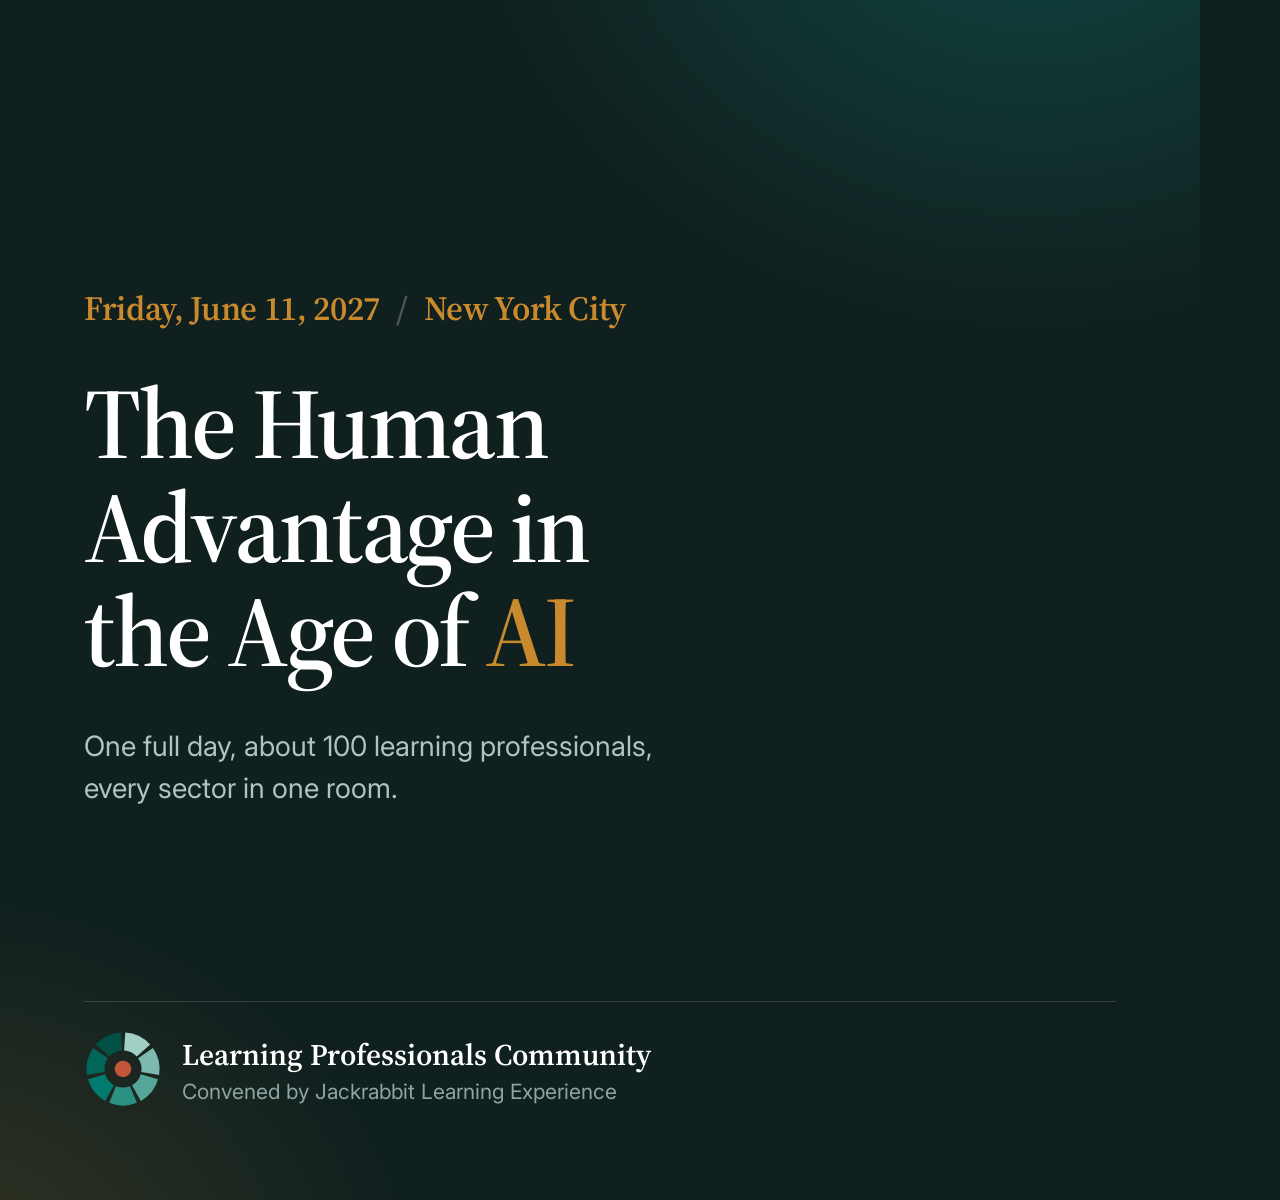
<file: assets/luma-cover.html>
<!doctype html>
<html lang="en"><head><meta charset="utf-8">
<link rel="preconnect" href="https://fonts.googleapis.com">
<link rel="preconnect" href="https://fonts.gstatic.com" crossorigin>
<link href="https://fonts.googleapis.com/css2?family=Inter:wght@400;500;600&family=Source+Serif+4:opsz,wght@8..60,400;8..60,600;8..60,700&display=swap" rel="stylesheet">
<style>
  * { margin:0; padding:0; box-sizing:border-box; }
  body { width:1200px; height:1200px; background:#10201F; overflow:hidden;
         font-family:'Inter',sans-serif; position:relative; }
  .glow { position:absolute; inset:0;
    background:
      radial-gradient(900px 760px at 86% -12%, rgba(15,111,104,0.50), transparent 62%),
      radial-gradient(760px 620px at -6% 108%, rgba(201,138,46,0.20), transparent 64%); }
  .pad { position:absolute; inset:0; padding:92px 84px; display:flex; flex-direction:column;
         justify-content:space-between; }
  .pad > div:first-of-type { flex:1; display:flex; flex-direction:column; justify-content:center; }
  .date {
    font-family:'Source Serif 4',Georgia,serif; font-size:34px; font-weight:600;
    color:#C98A2E; letter-spacing:-0.01em; }
  .date .sep { color:rgba(255,255,255,0.26); margin:0 16px; }
  h1 { font-family:'Source Serif 4',Georgia,serif; font-weight:600; font-size:100px;
       line-height:1.04; letter-spacing:-0.028em; color:#FFFFFF; max-width:11ch; margin-top:40px; }
  h1 em { font-style:normal; color:#C98A2E; }
  .sub { font-size:28px; color:#AFC3C0; margin-top:42px; max-width:34ch; line-height:1.5; }
  .foot { display:flex; align-items:center; justify-content:space-between; gap:24px;
          border-top:1px solid rgba(255,255,255,0.15); padding-top:28px; }
  .who { display:flex; align-items:center; gap:20px; }
  .who .name { font-family:'Source Serif 4',Georgia,serif; font-size:30px; font-weight:600; color:#fff; }
  .who .by { font-size:21px; color:#8FA5A2; margin-top:4px; }
</style></head>
<body>
  <div class="glow"></div>
  <div class="pad">
    <div>
      <div class="date">Friday, June 11, 2027<span class="sep">/</span>New York City</div>
      <h1>The Human Advantage in the Age of <em>AI</em></h1>
      <div class="sub">One full day, about 100 learning professionals, every sector in one room.</div>
    </div>
    <div class="foot">
      <div class="who">
        <svg width="78" height="78" viewBox="0 0 32 32">
          <path d="M16.92 1.03A15 15 0 0 1 27.13 5.95L21.64 10.91A7.6 7.6 0 0 0 16.46 8.41Z" fill="#A1CFC6"/>
          <path d="M28.28 7.38A15 15 0 0 1 30.8 18.44L23.5 17.24A7.6 7.6 0 0 0 22.22 11.63Z" fill="#7CBAAF"/>
          <path d="M30.39 20.22A15 15 0 0 1 23.32 29.09L19.71 22.63A7.6 7.6 0 0 0 23.29 18.14Z" fill="#55A699"/>
          <path d="M21.67 29.89A15 15 0 0 1 10.33 29.89L13.13 23.04A7.6 7.6 0 0 0 18.87 23.04Z" fill="#2A9183"/>
          <path d="M8.68 29.09A15 15 0 0 1 1.61 20.22L8.71 18.14A7.6 7.6 0 0 0 12.29 22.63Z" fill="#007B6D"/>
          <path d="M1.2 18.44A15 15 0 0 1 3.72 7.38L9.78 11.63A7.6 7.6 0 0 0 8.5 17.24Z" fill="#006659"/>
          <path d="M4.87 5.95A15 15 0 0 1 15.08 1.03L15.54 8.41A7.6 7.6 0 0 0 10.36 10.91Z" fill="#005046"/>
          <circle cx="16" cy="16" r="3.4" fill="#C2563B"/>
        </svg>
        <div>
          <div class="name">Learning Professionals Community</div>
          <div class="by">Convened by Jackrabbit Learning Experience</div>
        </div>
      </div>
    </div>
  </div>
</body></html>
</file>
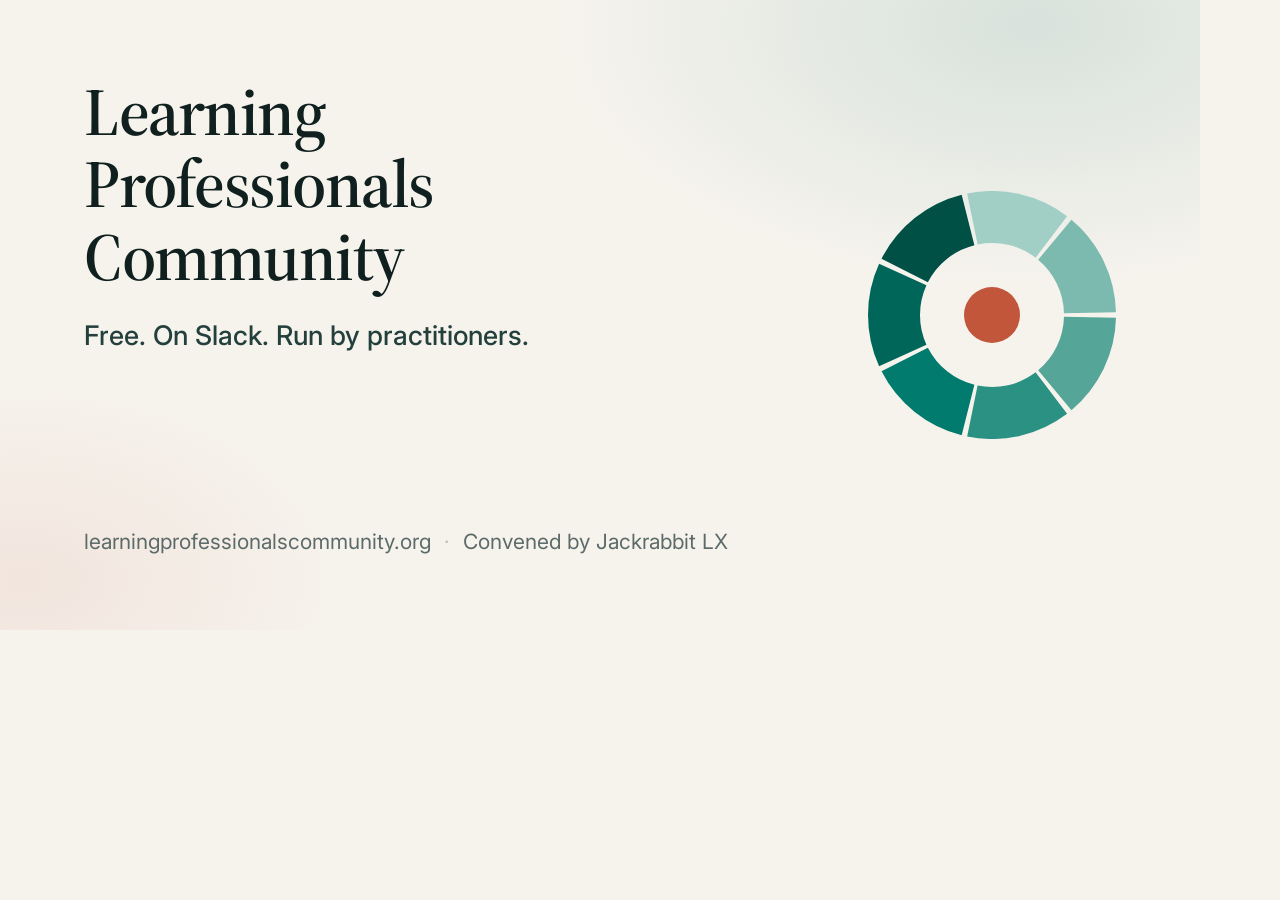
<file: assets/og-card.html>
<!doctype html>
<html lang="en"><head><meta charset="utf-8">
<link rel="preconnect" href="https://fonts.googleapis.com">
<link rel="preconnect" href="https://fonts.gstatic.com" crossorigin>
<link href="https://fonts.googleapis.com/css2?family=Inter:wght@400;500;600&family=Source+Serif+4:opsz,wght@8..60,600;8..60,700&display=swap" rel="stylesheet">
<style>
  * { margin:0; padding:0; box-sizing:border-box; }
  body { width:1200px; height:630px; background:#F6F3ED; overflow:hidden;
         font-family:'Inter',sans-serif; position:relative; }
  .glow { position:absolute; inset:0;
    background:
      radial-gradient(760px 420px at 86% 4%, rgba(15,111,104,0.13), transparent 62%),
      radial-gradient(520px 320px at 2% 92%, rgba(194,86,59,0.09), transparent 64%); }
  .pad { position:absolute; inset:0; padding:76px 84px; display:flex; flex-direction:column;
          justify-content:space-between; }
  h1 { font-family:'Source Serif 4',Georgia,serif; font-weight:600; font-size:67px;
        line-height:1.08; letter-spacing:-0.022em; color:#10201F; max-width:11ch; }
  .line { font-size:27px; color:#24403D; margin-top:26px; font-weight:500; }
  .foot { display:flex; align-items:center; gap:13px; font-size:21px; color:#5C6B69; }
  .foot .sep { color:#C6BFB2; }
  svg.ring { position:absolute; right:84px; top:50%; transform:translateY(-50%); }
</style></head>
<body>
  <div class="glow"></div>
  <svg class="ring" width="248" height="248" viewBox="716 191 248 248">
      <path d="M815.16 193.51A124 124 0 0 1 915.09 216.32L883.6 257.7A72 72 0 0 0 825.58 244.46Z" fill="#A1CFC6"/>
      <path d="M919.49 219.83A124 124 0 0 1 963.97 312.19L911.98 313.37A72 72 0 0 0 886.16 259.74Z" fill="#7CBAAF"/>
      <path d="M963.97 317.81A124 124 0 0 1 919.49 410.17L886.16 370.26A72 72 0 0 0 911.98 316.63Z" fill="#55A699"/>
      <path d="M915.09 413.68A124 124 0 0 1 815.16 436.49L825.57 385.54A72 72 0 0 0 883.6 372.3Z" fill="#2A9183"/>
      <path d="M809.67 435.23A124 124 0 0 1 729.53 371.32L775.86 347.7A72 72 0 0 0 822.39 384.81Z" fill="#007B6D"/>
      <path d="M727.09 366.25A124 124 0 0 1 727.09 263.75L774.44 285.24A72 72 0 0 0 774.44 344.76Z" fill="#006659"/>
      <path d="M729.53 258.68A124 124 0 0 1 809.67 194.77L822.39 245.19A72 72 0 0 0 775.86 282.3Z" fill="#005046"/>
      <circle cx="840" cy="315" r="28" fill="#C2563B"/>
  </svg>
  <div class="pad">
    <div>
      <h1>Learning Professionals Community</h1>
      <div class="line">Free. On Slack. Run by practitioners.</div>
    </div>
    <div class="foot">
      <span>learningprofessionalscommunity.org</span>
      <span class="sep">&middot;</span>
      <span>Convened by Jackrabbit LX</span>
    </div>
  </div>
</body></html>
</file>
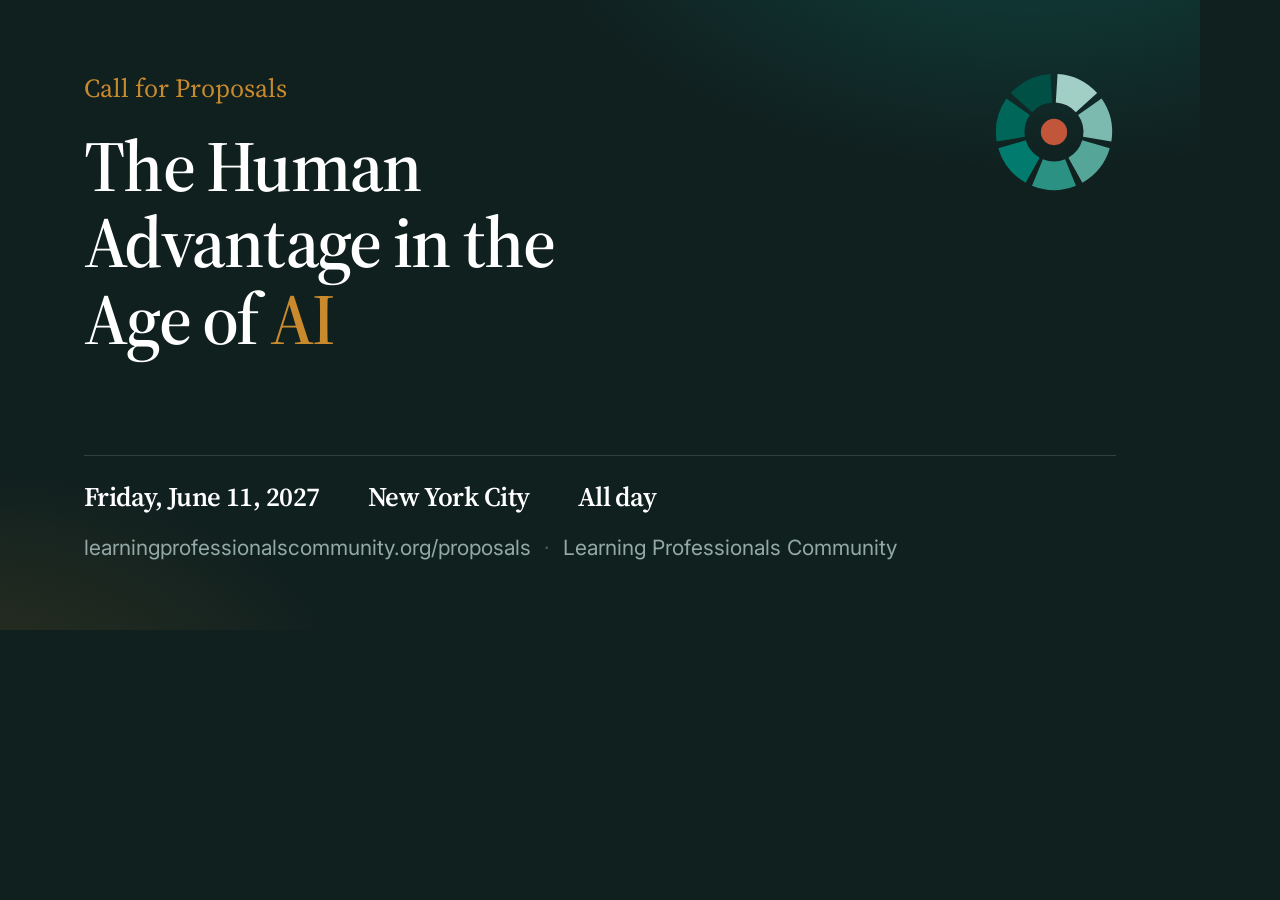
<file: assets/og-proposals.html>
<!doctype html>
<html lang="en"><head><meta charset="utf-8">
<link rel="preconnect" href="https://fonts.googleapis.com">
<link rel="preconnect" href="https://fonts.gstatic.com" crossorigin>
<link href="https://fonts.googleapis.com/css2?family=Inter:wght@400;500;600&family=Source+Serif+4:opsz,wght@8..60,400;8..60,600;8..60,700&display=swap" rel="stylesheet">
<style>
  * { margin:0; padding:0; box-sizing:border-box; }
  body { width:1200px; height:630px; background:#10201F; overflow:hidden;
         font-family:'Inter',sans-serif; position:relative; }
  .glow { position:absolute; inset:0;
    background:
      radial-gradient(820px 460px at 86% -18%, rgba(15,111,104,0.45), transparent 62%),
      radial-gradient(640px 380px at -4% 112%, rgba(201,138,46,0.16), transparent 64%); }
  .pad { position:absolute; inset:0; padding:70px 84px; display:flex; flex-direction:column;
         justify-content:space-between; }
  .kicker { font-family:'Source Serif 4',Georgia,serif; font-size:26px; color:#C98A2E; }
  .kicker .sep { color:rgba(255,255,255,0.28); margin:0 14px; }
  h1 { font-family:'Source Serif 4',Georgia,serif; font-weight:600; font-size:72px;
       line-height:1.06; letter-spacing:-0.024em; color:#FFFFFF; max-width:14ch; margin-top:22px; }
  h1 em { font-style:normal; color:#C98A2E; }
  .facts { display:flex; gap:48px; border-top:1px solid rgba(255,255,255,0.14); padding-top:22px; }
  .facts div { font-family:'Source Serif 4',Georgia,serif; font-weight:600; font-size:27px;
               color:#FFFFFF; letter-spacing:-0.02em; }
  .foot { display:flex; align-items:center; gap:13px; font-size:21px; color:#94A9A6;
          margin-top:20px; }
  .foot .sep { color:rgba(255,255,255,0.25); }
  svg.mark { position:absolute; right:84px; top:70px; }
</style></head>
<body>
  <div class="glow"></div>
  <svg class="mark" width="124" height="124" viewBox="0 0 32 32">
    <path d="M16.92 1.03A15 15 0 0 1 27.13 5.95L21.64 10.91A7.6 7.6 0 0 0 16.46 8.41Z" fill="#A1CFC6"/>
    <path d="M28.28 7.38A15 15 0 0 1 30.8 18.44L23.5 17.24A7.6 7.6 0 0 0 22.22 11.63Z" fill="#7CBAAF"/>
    <path d="M30.39 20.22A15 15 0 0 1 23.32 29.09L19.71 22.63A7.6 7.6 0 0 0 23.29 18.14Z" fill="#55A699"/>
    <path d="M21.67 29.89A15 15 0 0 1 10.33 29.89L13.13 23.04A7.6 7.6 0 0 0 18.87 23.04Z" fill="#2A9183"/>
    <path d="M8.68 29.09A15 15 0 0 1 1.61 20.22L8.71 18.14A7.6 7.6 0 0 0 12.29 22.63Z" fill="#007B6D"/>
    <path d="M1.2 18.44A15 15 0 0 1 3.72 7.38L9.78 11.63A7.6 7.6 0 0 0 8.5 17.24Z" fill="#006659"/>
    <path d="M4.87 5.95A15 15 0 0 1 15.08 1.03L15.54 8.41A7.6 7.6 0 0 0 10.36 10.91Z" fill="#005046"/>
    <circle cx="16" cy="16" r="3.4" fill="#C2563B"/>
  </svg>
  <div class="pad">
    <div>
      <div class="kicker">Call for Proposals</div>
      <h1>The Human Advantage in the Age of <em>AI</em></h1>
    </div>
    <div>
      <div class="facts">
        <div>Friday, June 11, 2027</div>
        <div>New York City</div>
        <div>All day</div>
      </div>
      <div class="foot">
        <span>learningprofessionalscommunity.org/proposals</span>
        <span class="sep">&middot;</span>
        <span>Learning Professionals Community</span>
      </div>
    </div>
  </div>
</body></html>
</file>
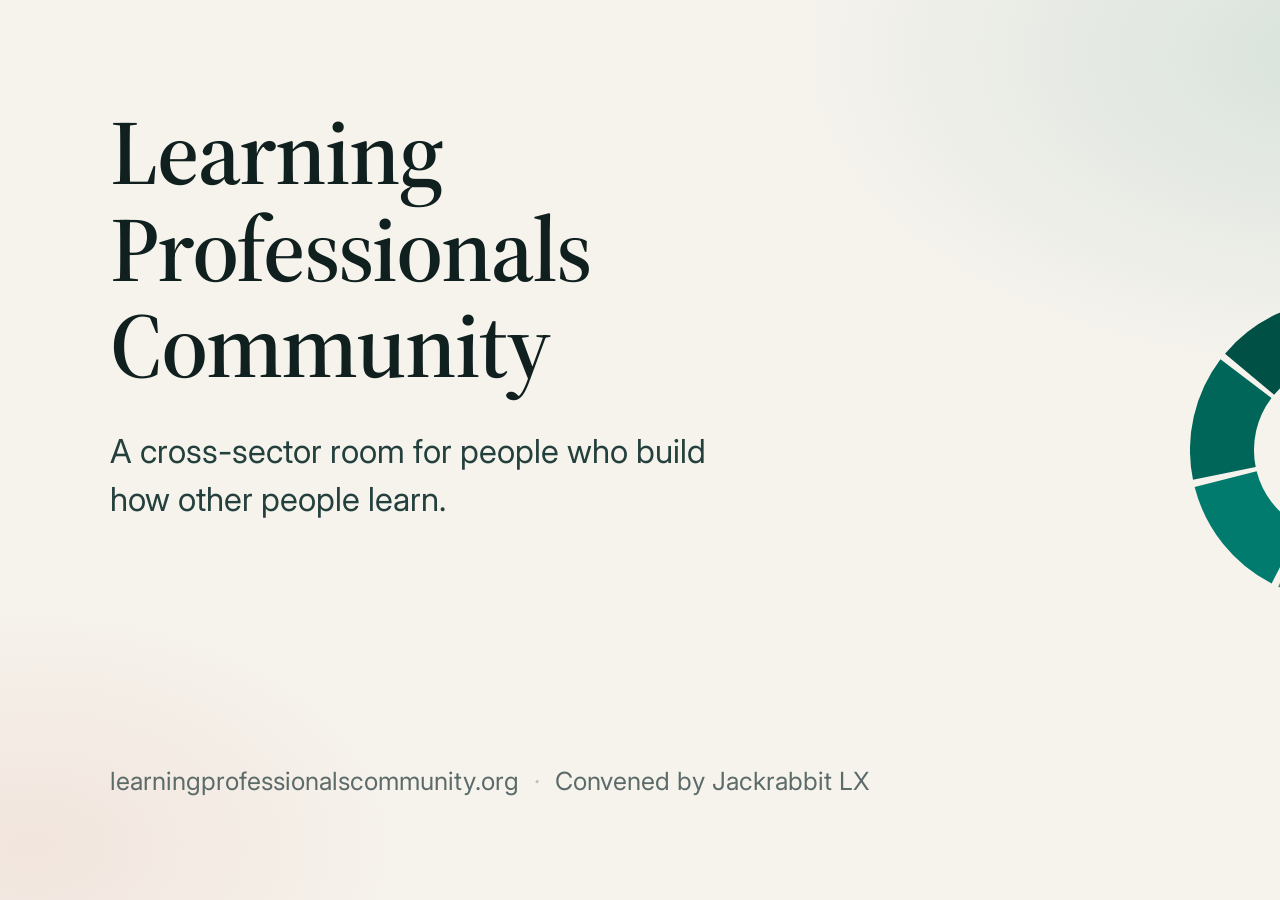
<file: assets/slack-card.html>
<!doctype html><html><head><meta charset="utf-8"><link rel="preconnect" href="https://fonts.googleapis.com"><link rel="preconnect" href="https://fonts.gstatic.com" crossorigin><link href="https://fonts.googleapis.com/css2?family=Inter:wght@400;500;600&family=Source+Serif+4:opsz,wght@8..60,600;8..60,700&display=swap" rel="stylesheet"><style>
  *{margin:0;padding:0;box-sizing:border-box}
  body{width:1600px;height:900px;background:#F6F3ED;overflow:hidden;position:relative;
        font-family:'Inter',sans-serif}
  .glow{position:absolute;inset:0;background:
    radial-gradient(900px 520px at 84% 6%,rgba(15,111,104,0.13),transparent 62%),
    radial-gradient(620px 400px at 2% 94%,rgba(194,86,59,0.09),transparent 64%)}
  .pad{position:absolute;inset:0;padding:104px 110px;display:flex;flex-direction:column;
        justify-content:space-between}
  h1{font-family:'Source Serif 4',Georgia,serif;font-weight:600;font-size:92px;line-height:1.05;
      letter-spacing:-0.022em;color:#10201F;max-width:11ch}
  .sub{font-size:33px;color:#24403D;margin-top:34px;max-width:31ch;line-height:1.45}
  .foot{display:flex;align-items:center;gap:15px;font-size:25px;color:#5C6B69}
  .sep{color:#C6BFB2}
  svg.r{position:absolute;right:110px;top:50%;transform:translateY(-50%)}
</style></head><body>
  <div class="glow"></div>
  <svg class="r" width="300" height="300" viewBox="1180 300 300 300">
      <path d="M1333.66 300.04A150 150 0 0 1 1444.95 353.64L1395.91 394.75A86 86 0 0 0 1332.1 364.03Z" fill="#A1CFC6"/>
      <path d="M1449.52 359.37A150 150 0 0 1 1477.01 479.8L1414.29 467.08A86 86 0 0 0 1398.53 398.04Z" fill="#7CBAAF"/>
      <path d="M1475.38 486.94A150 150 0 0 1 1398.37 583.51L1369.2 526.55A86 86 0 0 0 1413.35 471.18Z" fill="#55A699"/>
      <path d="M1391.76 586.7A150 150 0 0 1 1268.24 586.7L1294.59 528.37A86 86 0 0 0 1365.41 528.37Z" fill="#2A9183"/>
      <path d="M1261.63 583.51A150 150 0 0 1 1184.62 486.94L1246.65 471.18A86 86 0 0 0 1290.8 526.55Z" fill="#007B6D"/>
      <path d="M1182.99 479.8A150 150 0 0 1 1210.48 359.37L1261.47 398.04A86 86 0 0 0 1245.71 467.08Z" fill="#006659"/>
      <path d="M1215.05 353.64A150 150 0 0 1 1326.34 300.04L1327.9 364.03A86 86 0 0 0 1264.09 394.75Z" fill="#005046"/>
  </svg>
  <div class="pad">
    <div>
      <h1>Learning Professionals Community</h1>
      <div class="sub">A cross-sector room for people who build how other people learn.</div>
    </div>
    <div class="foot"><span>learningprofessionalscommunity.org</span>
      <span class="sep">&middot;</span><span>Convened by Jackrabbit LX</span></div>
  </div>
</body></html>
</file>
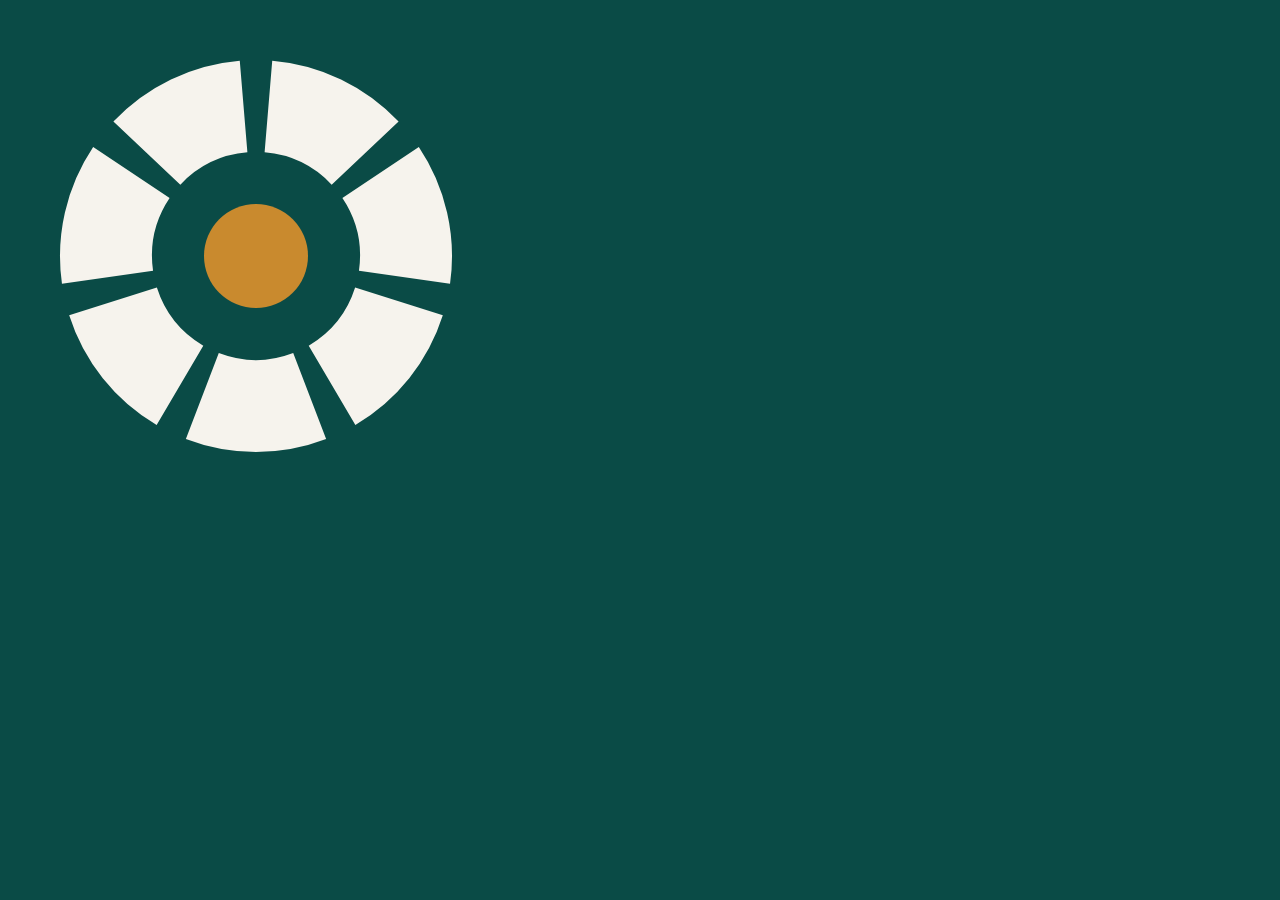
<file: assets/slack-icon-dark.html>
<!doctype html><html><head><meta charset="utf-8"><style>
*{margin:0;padding:0} body{width:512px;height:512px;background:#0A4B46;overflow:hidden}
</style></head><body>
  <svg width="512" height="512" viewBox="0 0 512 512">
    <path d="M272.23 60.67A196 196 0 0 1 398.59 121.53L331.66 184.65A104 104 0 0 0 264.61 152.36Z" fill="#F6F3ED"/>
    <path d="M418.83 146.91A196 196 0 0 1 450.04 283.64L358.96 270.67A104 104 0 0 0 342.4 198.11Z" fill="#F6F3ED"/>
    <path d="M442.82 315.29A196 196 0 0 1 355.37 424.94L308.73 345.64A104 104 0 0 0 355.13 287.46Z" fill="#F6F3ED"/>
    <path d="M326.13 439.03A196 196 0 0 1 185.87 439.03L218.79 353.12A104 104 0 0 0 293.21 353.12Z" fill="#F6F3ED"/>
    <path d="M156.63 424.94A196 196 0 0 1 69.18 315.29L156.87 287.46A104 104 0 0 0 203.27 345.64Z" fill="#F6F3ED"/>
    <path d="M61.96 283.64A196 196 0 0 1 93.17 146.91L169.6 198.11A104 104 0 0 0 153.04 270.67Z" fill="#F6F3ED"/>
    <path d="M113.41 121.53A196 196 0 0 1 239.77 60.67L247.39 152.36A104 104 0 0 0 180.34 184.65Z" fill="#F6F3ED"/>
    <circle cx="256" cy="256" r="52" fill="#C98A2E"/>
  </svg>
</body></html>
</file>
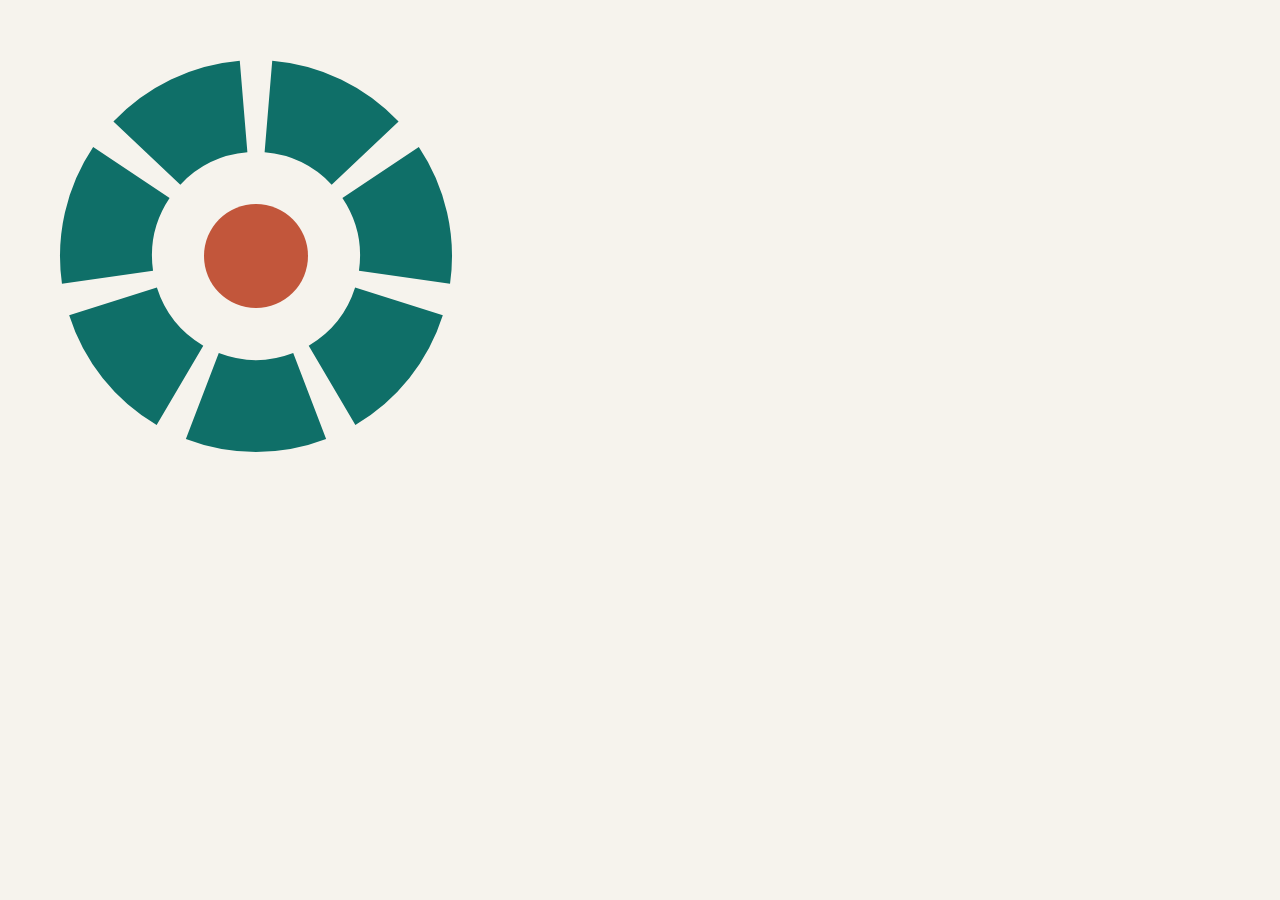
<file: assets/slack-icon-light.html>
<!doctype html><html><head><meta charset="utf-8"><style>
*{margin:0;padding:0} body{width:512px;height:512px;background:#F6F3ED;overflow:hidden}
</style></head><body>
  <svg width="512" height="512" viewBox="0 0 512 512">
    <path d="M272.23 60.67A196 196 0 0 1 398.59 121.53L331.66 184.65A104 104 0 0 0 264.61 152.36Z" fill="#0F6F68"/>
    <path d="M418.83 146.91A196 196 0 0 1 450.04 283.64L358.96 270.67A104 104 0 0 0 342.4 198.11Z" fill="#0F6F68"/>
    <path d="M442.82 315.29A196 196 0 0 1 355.37 424.94L308.73 345.64A104 104 0 0 0 355.13 287.46Z" fill="#0F6F68"/>
    <path d="M326.13 439.03A196 196 0 0 1 185.87 439.03L218.79 353.12A104 104 0 0 0 293.21 353.12Z" fill="#0F6F68"/>
    <path d="M156.63 424.94A196 196 0 0 1 69.18 315.29L156.87 287.46A104 104 0 0 0 203.27 345.64Z" fill="#0F6F68"/>
    <path d="M61.96 283.64A196 196 0 0 1 93.17 146.91L169.6 198.11A104 104 0 0 0 153.04 270.67Z" fill="#0F6F68"/>
    <path d="M113.41 121.53A196 196 0 0 1 239.77 60.67L247.39 152.36A104 104 0 0 0 180.34 184.65Z" fill="#0F6F68"/>
    <circle cx="256" cy="256" r="52" fill="#C2563B"/>
  </svg>
</body></html>
</file>
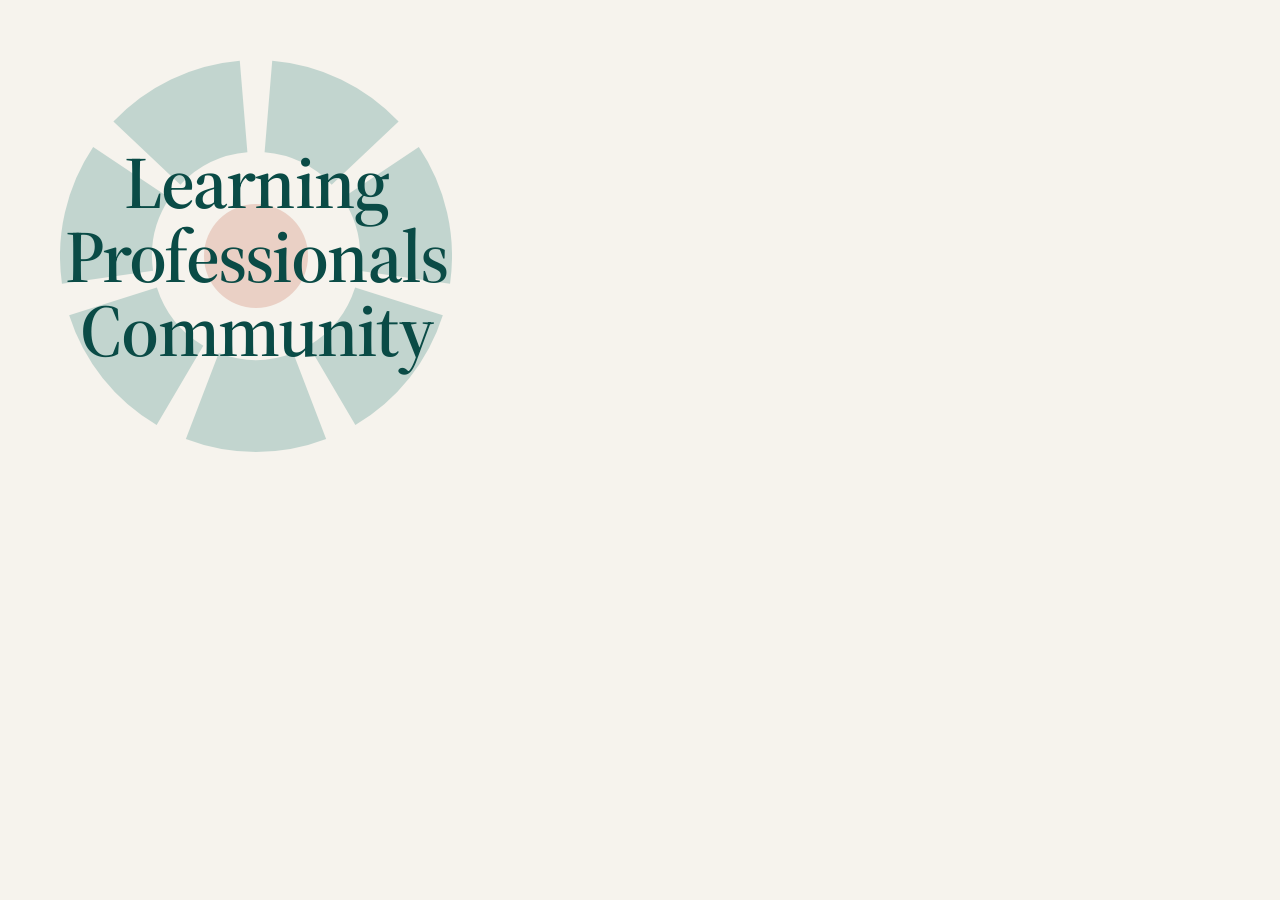
<file: assets/slack-icon-word-a.html>
<!doctype html><html><head><meta charset="utf-8"><link rel="preconnect" href="https://fonts.googleapis.com"><link rel="preconnect" href="https://fonts.gstatic.com" crossorigin><link href="https://fonts.googleapis.com/css2?family=Source+Serif+4:opsz,wght@8..60,600;8..60,700&display=swap" rel="stylesheet"><style>
*{margin:0;padding:0;box-sizing:border-box}
body{width:512px;height:512px;background:#F6F3ED;overflow:hidden;position:relative;
      font-family:'Source Serif 4',Georgia,serif}
.wm{position:absolute;inset:0;display:flex;flex-direction:column;justify-content:center;
     align-items:center;text-align:center;font-weight:600;color:#0A4B46;
     letter-spacing:-0.025em;line-height:1.0}
svg{position:absolute;inset:0}

</style></head><body><svg viewBox="0 0 512 512" opacity="0.22"><path d="M272.23 60.67A196 196 0 0 1 398.59 121.53L331.66 184.65A104 104 0 0 0 264.61 152.36Z" fill="#0F6F68"/>
<path d="M418.83 146.91A196 196 0 0 1 450.04 283.64L358.96 270.67A104 104 0 0 0 342.4 198.11Z" fill="#0F6F68"/>
<path d="M442.82 315.29A196 196 0 0 1 355.37 424.94L308.73 345.64A104 104 0 0 0 355.13 287.46Z" fill="#0F6F68"/>
<path d="M326.13 439.03A196 196 0 0 1 185.87 439.03L218.79 353.12A104 104 0 0 0 293.21 353.12Z" fill="#0F6F68"/>
<path d="M156.63 424.94A196 196 0 0 1 69.18 315.29L156.87 287.46A104 104 0 0 0 203.27 345.64Z" fill="#0F6F68"/>
<path d="M61.96 283.64A196 196 0 0 1 93.17 146.91L169.6 198.11A104 104 0 0 0 153.04 270.67Z" fill="#0F6F68"/>
<path d="M113.41 121.53A196 196 0 0 1 239.77 60.67L247.39 152.36A104 104 0 0 0 180.34 184.65Z" fill="#0F6F68"/><circle cx="256" cy="256" r="52" fill="#C2563B"/></svg><div class="wm" style="font-size:74px"><div>Learning</div><div>Professionals</div><div>Community</div></div></body></html>
</file>
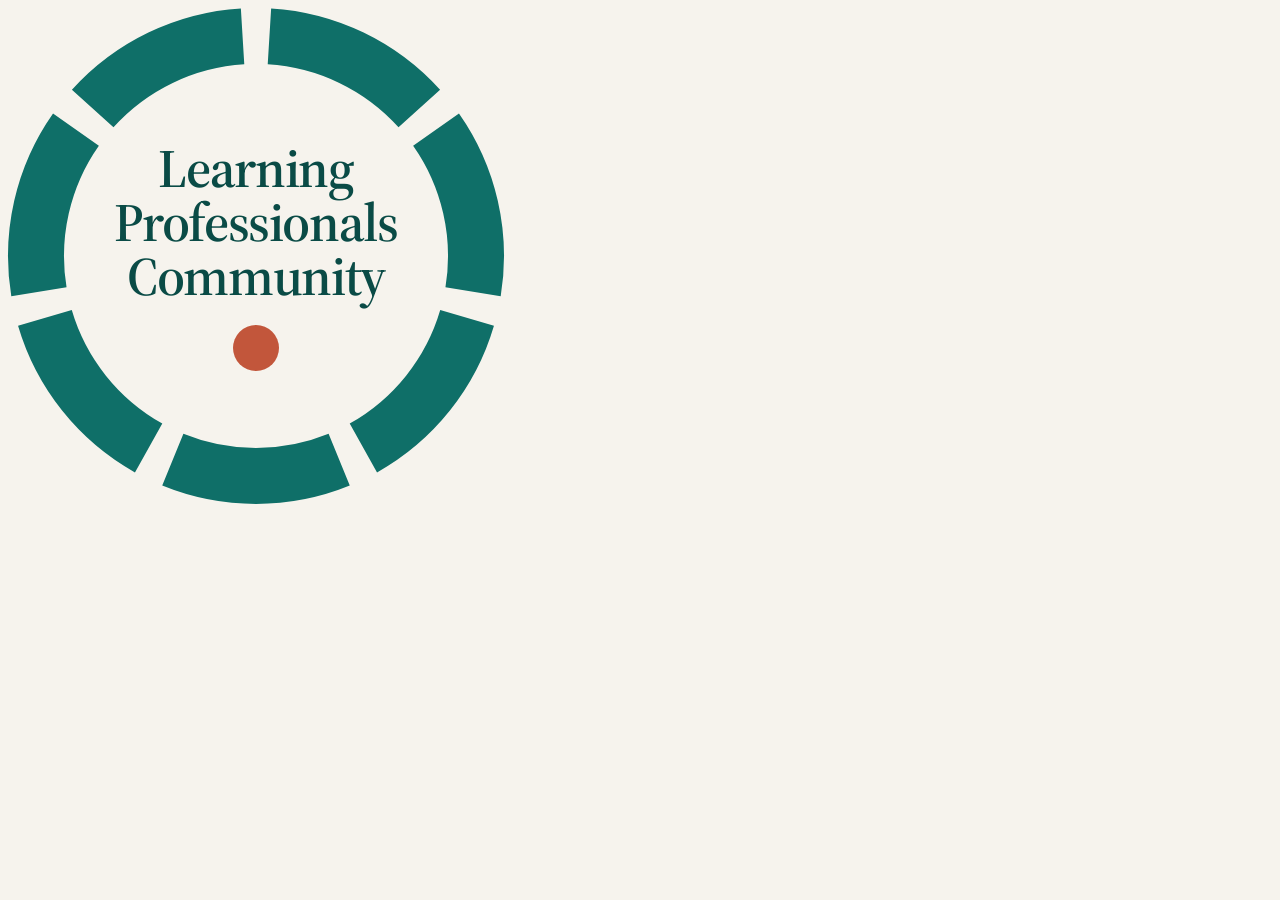
<file: assets/slack-icon-word-b.html>
<!doctype html><html><head><meta charset="utf-8"><link rel="preconnect" href="https://fonts.googleapis.com"><link rel="preconnect" href="https://fonts.gstatic.com" crossorigin><link href="https://fonts.googleapis.com/css2?family=Source+Serif+4:opsz,wght@8..60,600;8..60,700&display=swap" rel="stylesheet"><style>
*{margin:0;padding:0;box-sizing:border-box}
body{width:512px;height:512px;background:#F6F3ED;overflow:hidden;position:relative;
      font-family:'Source Serif 4',Georgia,serif}
.wm{position:absolute;inset:0;display:flex;flex-direction:column;justify-content:center;
     align-items:center;text-align:center;font-weight:600;color:#0A4B46;
     letter-spacing:-0.025em;line-height:1.0}
svg{position:absolute;inset:0}

</style></head><body><svg viewBox="0 0 512 512"><path d="M271.14 8.46A248 248 0 0 1 440.09 89.83L398.52 127.35A192 192 0 0 0 267.72 64.36Z" fill="#0F6F68"/>
<path d="M458.97 113.5A248 248 0 0 1 500.7 296.32L445.45 287.22A192 192 0 0 0 413.14 145.68Z" fill="#0F6F68"/>
<path d="M493.96 325.84A248 248 0 0 1 377.04 472.45L349.71 423.58A192 192 0 0 0 440.23 310.07Z" fill="#0F6F68"/>
<path d="M349.76 485.59A248 248 0 0 1 162.24 485.59L183.41 433.75A192 192 0 0 0 328.59 433.75Z" fill="#0F6F68"/>
<path d="M134.96 472.45A248 248 0 0 1 18.04 325.84L71.77 310.07A192 192 0 0 0 162.29 423.58Z" fill="#0F6F68"/>
<path d="M11.3 296.32A248 248 0 0 1 53.03 113.5L98.86 145.68A192 192 0 0 0 66.55 287.22Z" fill="#0F6F68"/>
<path d="M71.91 89.83A248 248 0 0 1 240.86 8.46L244.28 64.36A192 192 0 0 0 113.48 127.35Z" fill="#0F6F68"/></svg><div class="wm" style="font-size:54px"><div>Learning</div><div>Professionals</div><div>Community</div><div style="width:46px;height:46px;border-radius:50%;background:#C2563B;margin-top:22px"></div></div></body></html>
</file>
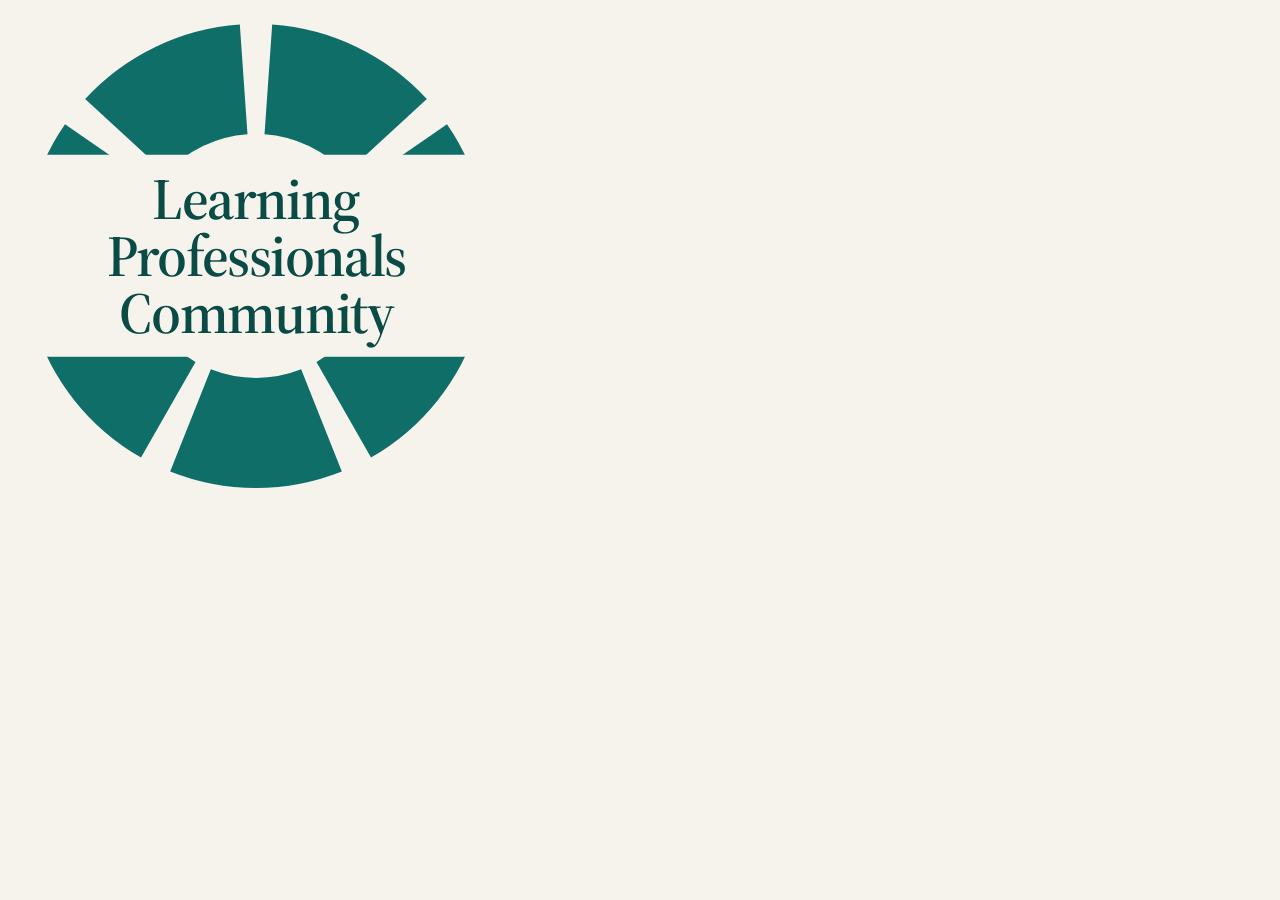
<file: assets/slack-icon-word-c.html>
<!doctype html><html><head><meta charset="utf-8"><link rel="preconnect" href="https://fonts.googleapis.com"><link rel="preconnect" href="https://fonts.gstatic.com" crossorigin><link href="https://fonts.googleapis.com/css2?family=Source+Serif+4:opsz,wght@8..60,600;8..60,700&display=swap" rel="stylesheet"><style>
*{margin:0;padding:0;box-sizing:border-box}
body{width:512px;height:512px;background:#F6F3ED;overflow:hidden;position:relative;
      font-family:'Source Serif 4',Georgia,serif}
.wm{position:absolute;inset:0;display:flex;flex-direction:column;justify-content:center;
     align-items:center;text-align:center;font-weight:600;color:#0A4B46;
     letter-spacing:-0.025em;line-height:1.0}
svg{position:absolute;inset:0}

</style></head><body><svg viewBox="0 0 512 512"><path d="M272.18 24.57A232 232 0 0 1 426.85 99.05L345.85 173.47A122 122 0 0 0 264.51 134.3Z" fill="#0F6F68"/>
<path d="M447.03 124.36A232 232 0 0 1 485.23 291.72L376.55 274.78A122 122 0 0 0 356.46 186.77Z" fill="#0F6F68"/>
<path d="M478.03 323.28A232 232 0 0 1 371 457.49L316.47 361.96A122 122 0 0 0 372.76 291.38Z" fill="#0F6F68"/>
<path d="M341.83 471.54A232 232 0 0 1 170.17 471.54L210.86 369.34A122 122 0 0 0 301.14 369.34Z" fill="#0F6F68"/>
<path d="M141 457.49A232 232 0 0 1 33.97 323.28L139.24 291.38A122 122 0 0 0 195.53 361.96Z" fill="#0F6F68"/>
<path d="M26.77 291.72A232 232 0 0 1 64.97 124.36L155.54 186.77A122 122 0 0 0 135.45 274.78Z" fill="#0F6F68"/>
<path d="M85.15 99.05A232 232 0 0 1 239.82 24.57L247.49 134.3A122 122 0 0 0 166.15 173.47Z" fill="#0F6F68"/><circle cx="256" cy="256" r="60" fill="#C2563B"/></svg><div style="position:absolute;left:0;right:0;top:50%;transform:translateY(-50%);background:#F6F3ED;padding:16px 0"><div class="wmx" style="font-family:'Source Serif 4',serif;font-weight:600;font-size:58px;line-height:0.98;letter-spacing:-0.028em;color:#0A4B46;text-align:center"><div>Learning</div><div>Professionals</div><div>Community</div></div></div></body></html>
</file>
<file: assets/style.css>
/* The Learning Professionals Community — shared design system */

:root {
  --ink: #10201F;
  --ink-soft: #24403D;
  --paper: #F6F3ED;
  --surface: #FFFFFF;
  --surface-alt: #FBF9F5;
  --teal: #0F6F68;
  --teal-deep: #0A4B46;
  --teal-wash: #E6F0EE;
  --clay: #C2563B;
  --clay-deep: #9C4028;
  --amber: #C98A2E;
  --muted: #5C6B69;
  --line: #E2DDD3;
  --line-soft: #EDE9E1;

  --serif: 'Source Serif 4', Georgia, 'Times New Roman', serif;
  --sans: 'Inter', -apple-system, BlinkMacSystemFont, 'Segoe UI', Helvetica, Arial, sans-serif;

  --wrap: 1060px;
  --narrow: 720px;
  --radius: 10px;
  --shadow-sm: 0 1px 2px rgba(16, 32, 31, 0.05), 0 1px 3px rgba(16, 32, 31, 0.04);
  --shadow-md: 0 4px 16px rgba(16, 32, 31, 0.08);
  --shadow-lg: 0 16px 48px rgba(16, 32, 31, 0.12);
}

* { box-sizing: border-box; margin: 0; padding: 0; }

html { scroll-behavior: smooth; scroll-padding-top: 86px; }

body {
  font-family: var(--sans);
  background: var(--paper);
  color: var(--ink);
  line-height: 1.6;
  font-size: 17px;
  -webkit-font-smoothing: antialiased;
  -moz-osx-font-smoothing: grayscale;
}

img { max-width: 100%; height: auto; display: block; }

a { color: var(--teal); }

/* ---------- Masthead ---------- */

.masthead {
  position: sticky;
  top: 0;
  z-index: 50;
  background: rgba(246, 243, 237, 0.92);
  backdrop-filter: saturate(180%) blur(12px);
  -webkit-backdrop-filter: saturate(180%) blur(12px);
  border-bottom: 1px solid var(--line);
}

.masthead-inner {
  max-width: var(--wrap);
  margin: 0 auto;
  padding: 14px 24px;
  display: flex;
  align-items: center;
  gap: 24px;
}

.wordmark {
  display: flex;
  align-items: center;
  gap: 10px;
  text-decoration: none;
  flex-shrink: 0;
}

.wordmark .mark {
  width: 30px;
  height: 30px;
  flex-shrink: 0;
}

.wordmark-text {
  font-family: var(--serif);
  font-weight: 600;
  font-size: 17px;
  line-height: 1.15;
  color: var(--ink);
  letter-spacing: -0.015em;
  white-space: nowrap;
}

.site-nav {
  margin-left: auto;
  display: flex;
  align-items: center;
  gap: 4px;
  flex-wrap: wrap;
}

.site-nav a {
  font-size: 14px;
  font-weight: 500;
  text-decoration: none;
  color: var(--ink-soft);
  padding: 7px 12px;
  border-radius: 6px;
  transition: background 0.15s, color 0.15s;
  white-space: nowrap;
}

.site-nav a:hover { background: var(--surface); color: var(--teal-deep); }
.site-nav a.current { color: var(--teal-deep); font-weight: 600; }

.site-nav a.nav-cta {
  background: var(--clay);
  color: #fff;
  font-weight: 600;
  padding: 8px 16px;
  margin-left: 6px;
}

.site-nav a.nav-cta:hover { background: var(--clay-deep); color: #fff; }

/* ---------- Layout ---------- */

.wrap { max-width: var(--wrap); margin: 0 auto; padding: 0 24px; }
.narrow { max-width: var(--narrow); }

section { padding: 72px 0; }
section.tight { padding: 52px 0; }


h1, h2, h3 { font-family: var(--serif); letter-spacing: -0.02em; line-height: 1.15; font-weight: 600; }

h2 { font-size: clamp(28px, 4vw, 38px); color: var(--ink); margin-bottom: 14px; }
h3 { font-size: 20px; letter-spacing: -0.015em; }

.lede { font-size: 18px; color: var(--ink-soft); max-width: 62ch; }

/* ---------- Buttons ---------- */

.btn {
  display: inline-flex;
  align-items: center;
  gap: 8px;
  font-family: var(--sans);
  font-size: 16px;
  font-weight: 600;
  text-decoration: none;
  padding: 13px 24px;
  border-radius: 8px;
  transition: background 0.15s, transform 0.15s, box-shadow 0.15s, border-color 0.15s;
  border: 1px solid transparent;
}

.btn-primary { background: var(--clay); color: #fff; box-shadow: var(--shadow-sm); }
.btn-primary:hover { background: var(--clay-deep); transform: translateY(-1px); box-shadow: var(--shadow-md); }

.btn-ghost { background: transparent; color: var(--ink); border-color: var(--line); }
.btn-ghost:hover { background: var(--surface); border-color: var(--muted); transform: translateY(-1px); }

.btn-light { background: rgba(255,255,255,0.12); color: #fff; border-color: rgba(255,255,255,0.3); }
.btn-light:hover { background: rgba(255,255,255,0.2); transform: translateY(-1px); }

/* ---------- Footer ---------- */

.site-foot {
  background: var(--ink);
  color: #BFCFCC;
  padding: 56px 0 40px;
  font-size: 14px;
}

.foot-grid {
  display: grid;
  grid-template-columns: 1.4fr 1fr 1fr;
  gap: 36px;
  align-items: start;
}

.site-foot .foot-name {
  font-family: var(--serif);
  font-size: 19px;
  font-weight: 600;
  color: #fff;
  letter-spacing: -0.015em;
  margin-bottom: 10px;
}

.site-foot p { max-width: 42ch; line-height: 1.65; }

.foot-col h4 {
  font-family: var(--serif);
  font-size: 15px;
  font-weight: 600;
  color: #9FB4B0;
  margin-bottom: 12px;
}

.foot-col a {
  display: block;
  color: #DCE7E5;
  text-decoration: none;
  padding: 4px 0;
  transition: color 0.15s;
}

.foot-col a:hover { color: #fff; text-decoration: underline; }

.foot-rule {
  border-top: 1px solid rgba(255,255,255,0.12);
  margin-top: 40px;
  padding-top: 20px;
  display: flex;
  justify-content: space-between;
  gap: 16px;
  flex-wrap: wrap;
  font-size: 13px;
  color: #7E9793;
}

.foot-rule a { color: #BFCFCC; }

@media (max-width: 760px) {
  body { font-size: 16px; }
  section { padding: 52px 0; }
  .masthead-inner { padding: 12px 18px; gap: 12px; }
  .wrap { padding: 0 18px; }
  .site-nav { gap: 2px; }
  .site-nav a { padding: 6px 9px; font-size: 13px; }
  .site-nav a.nav-cta { padding: 7px 13px; margin-left: 2px; }
  .wordmark-text { font-size: 15px; white-space: normal; max-width: 13ch; }
  .foot-grid { grid-template-columns: 1fr; gap: 28px; }
}

@media (max-width: 420px) {
  .site-nav a:not(.nav-cta) { display: none; }
}
</file>
